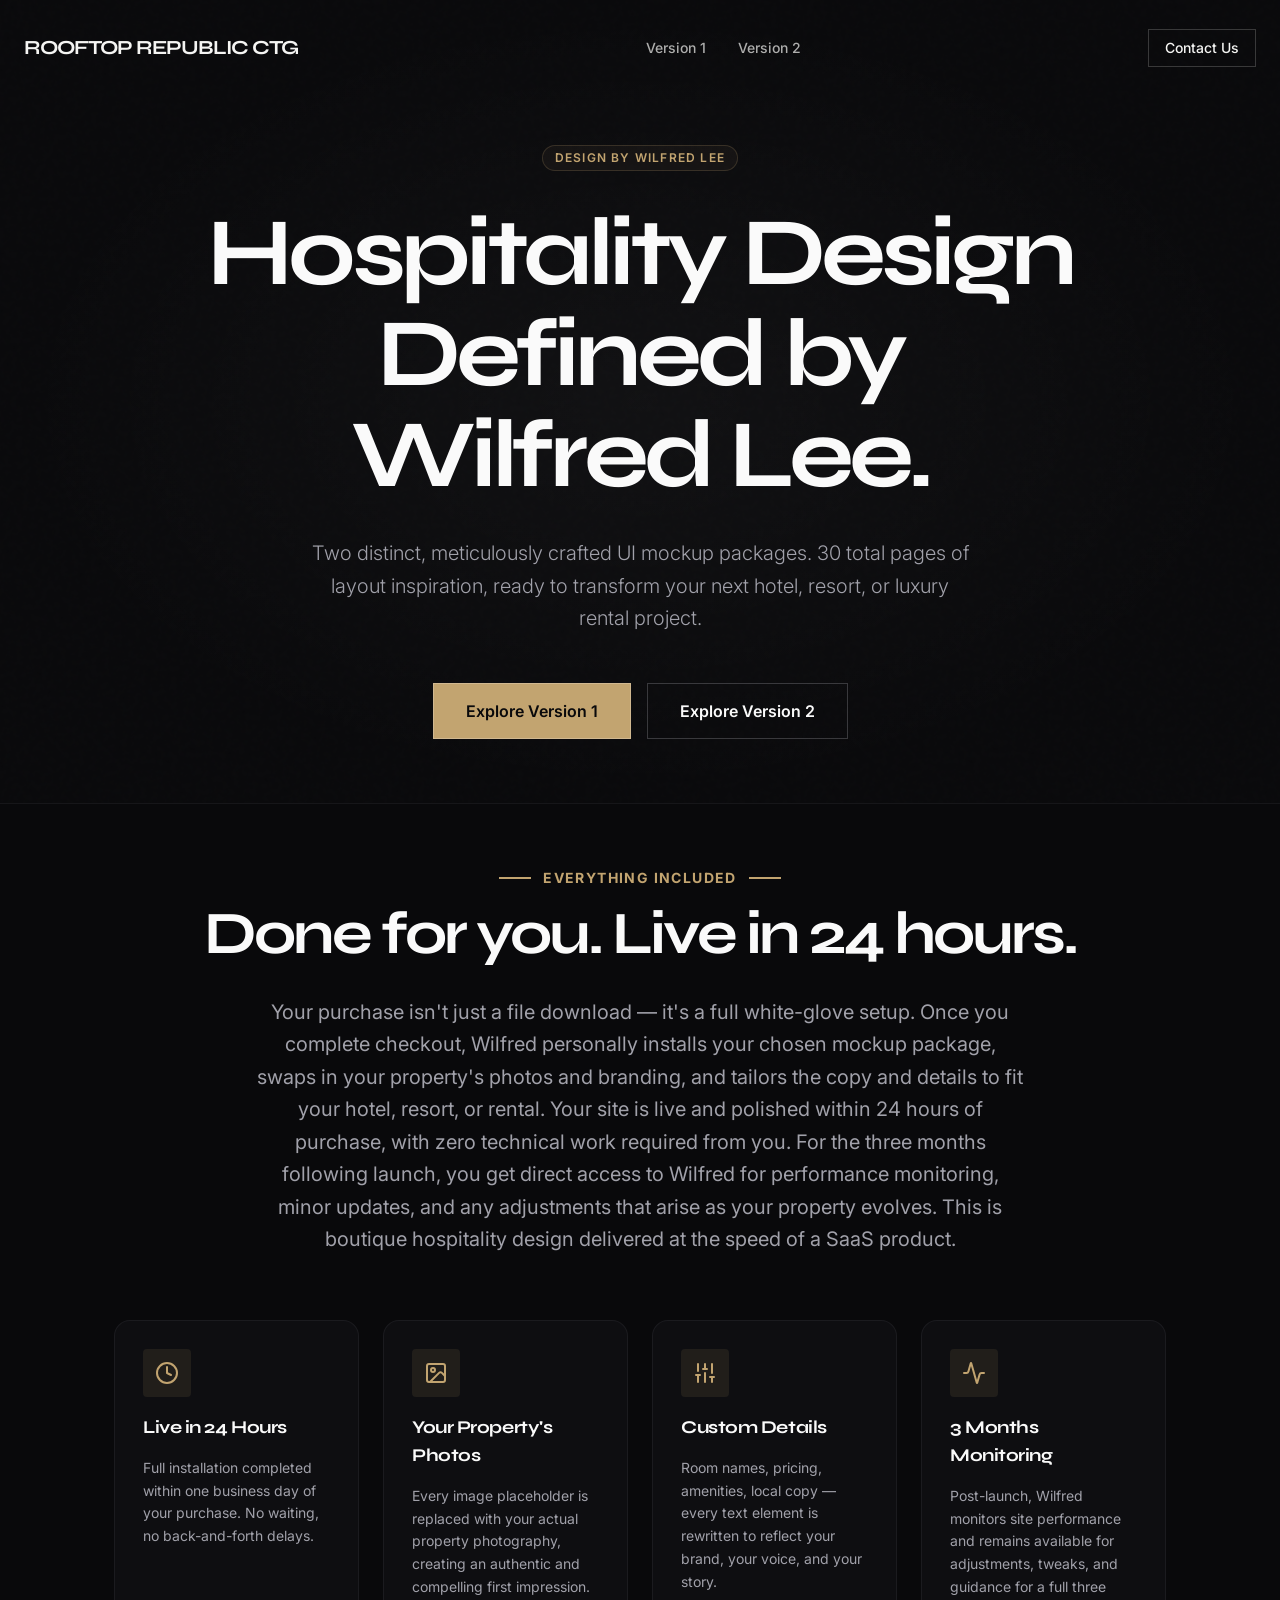
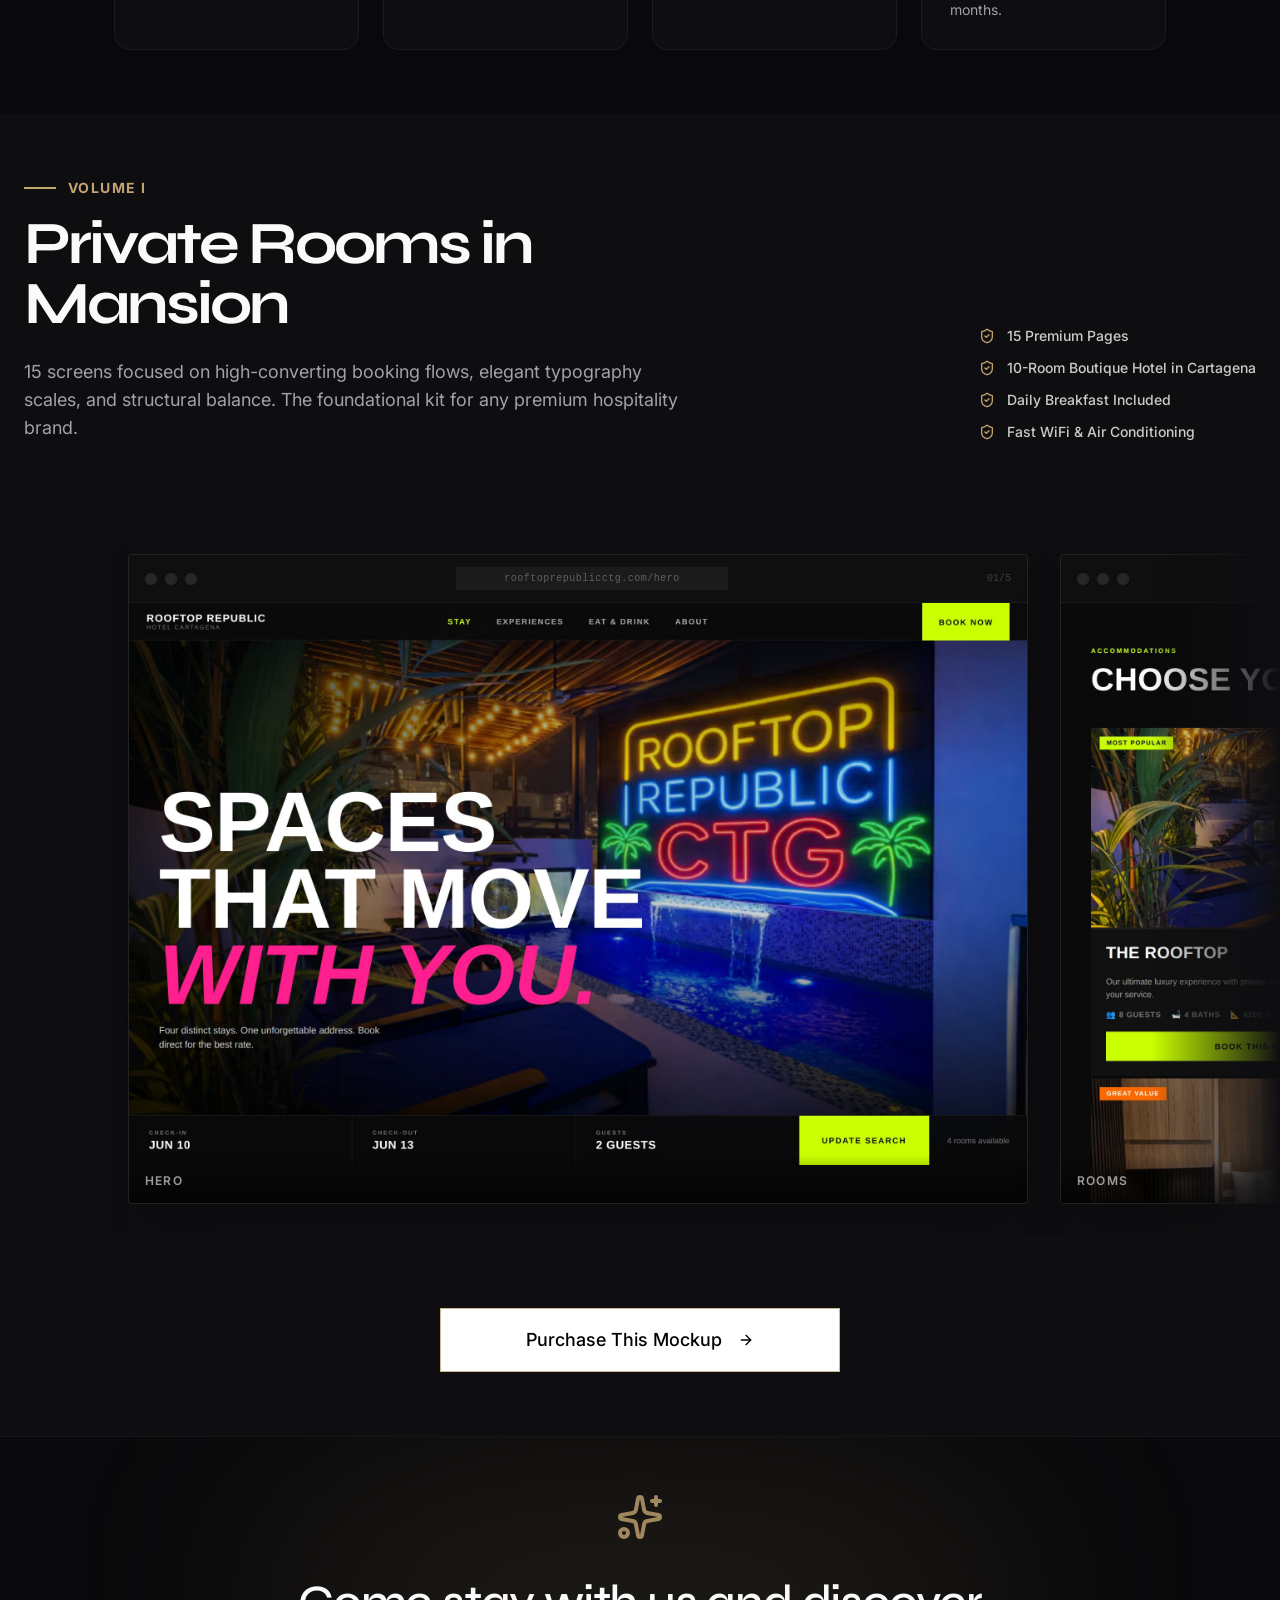
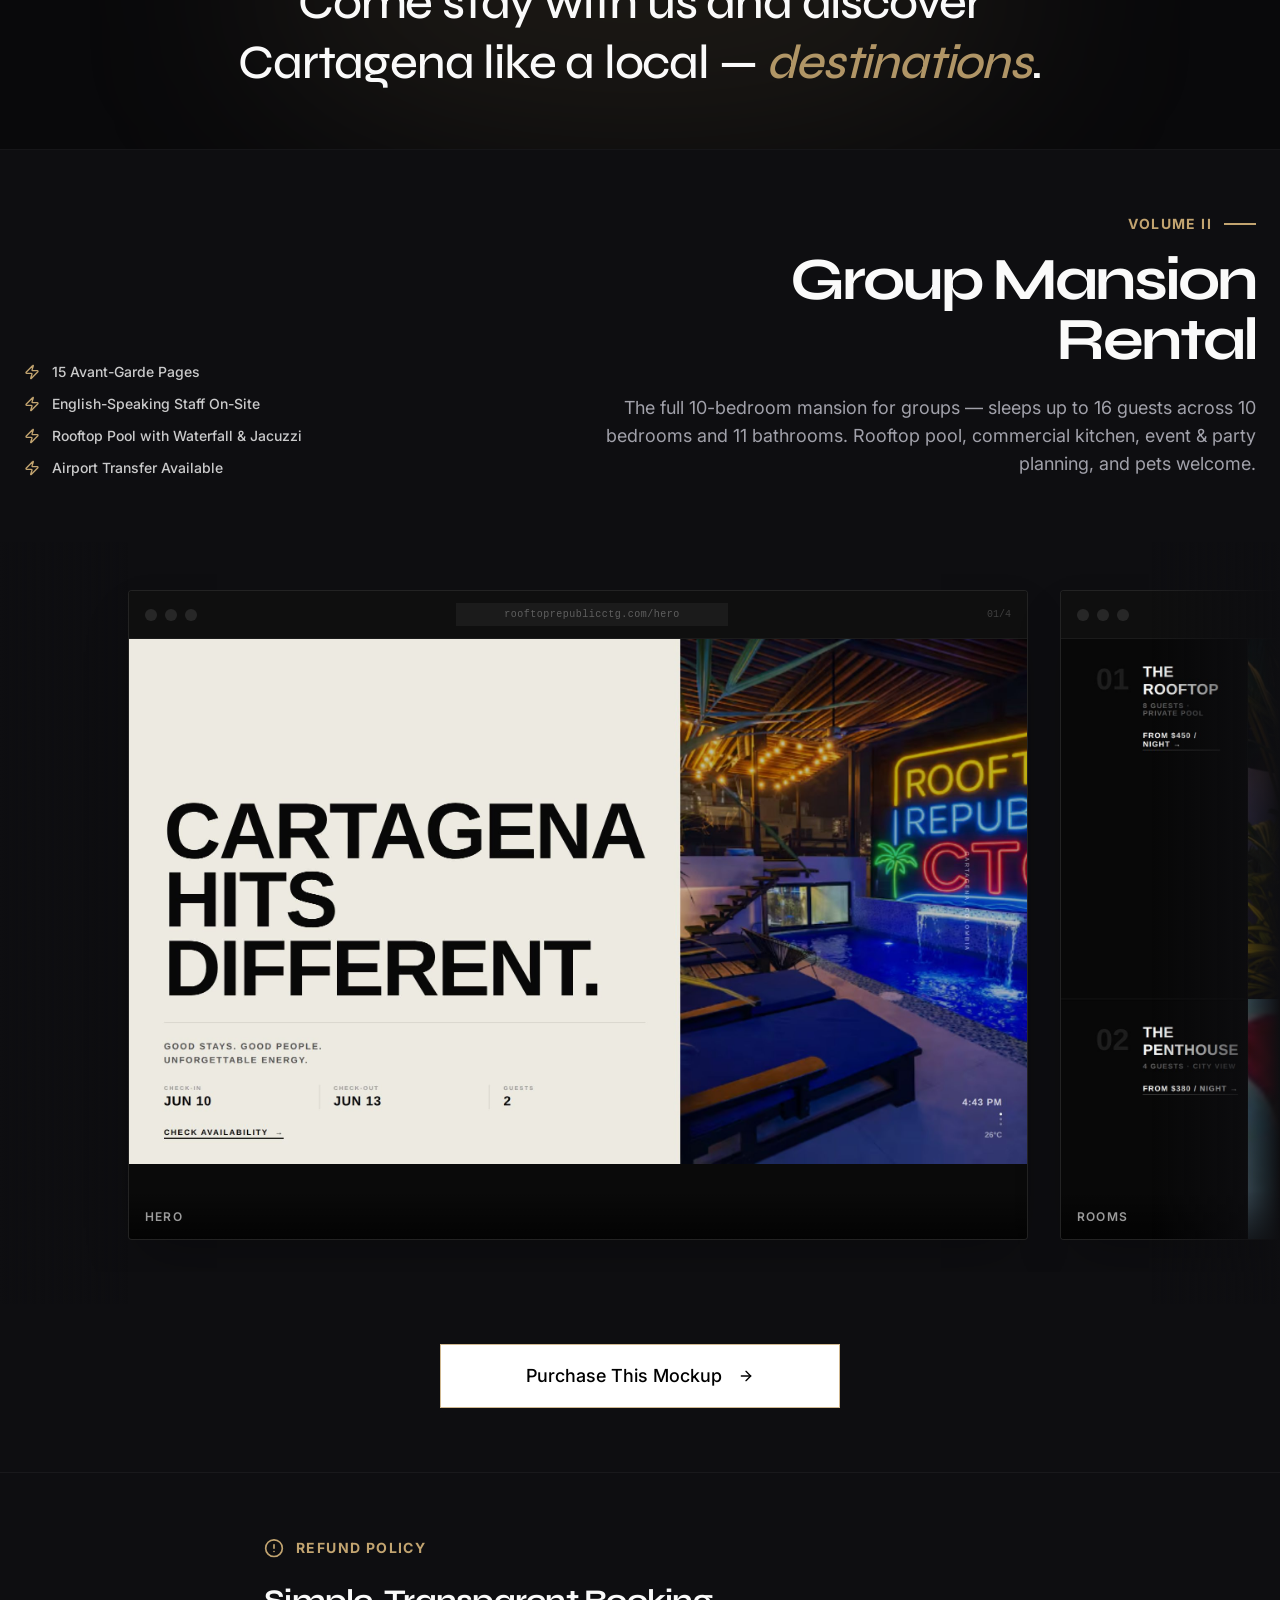
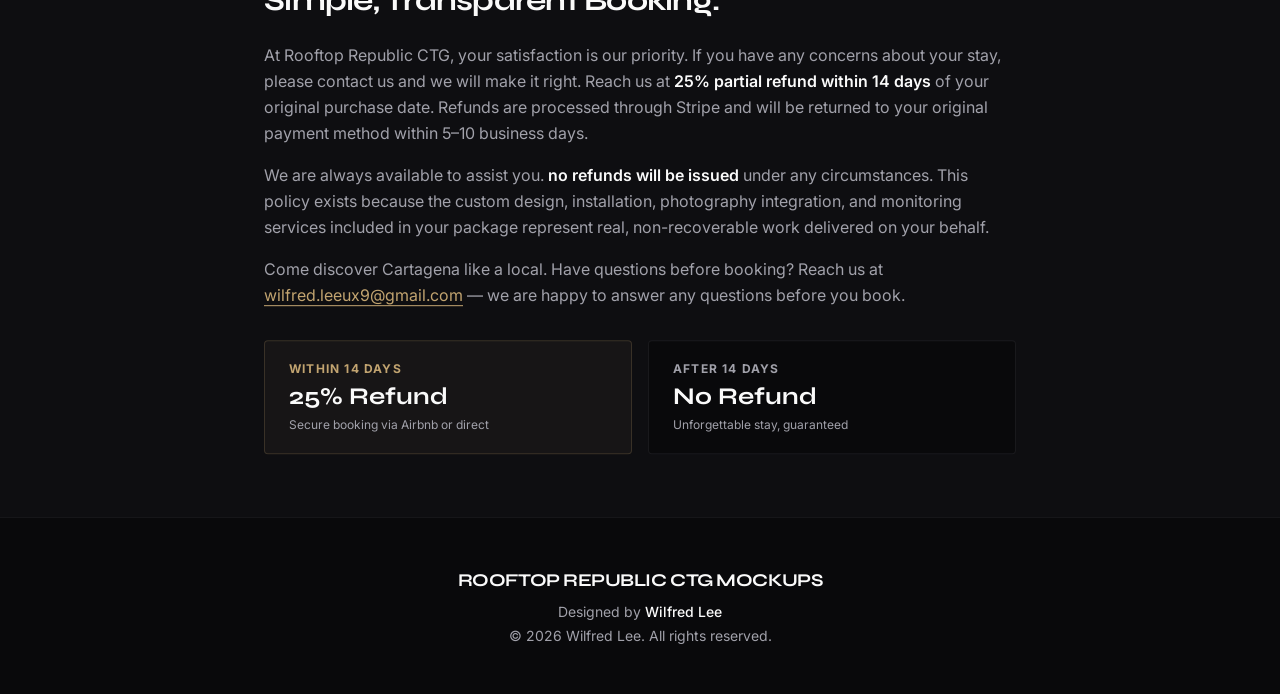
<file: index.html>
<!DOCTYPE html>
<html lang="en">
  <head>
    <meta charset="UTF-8" />
    <meta name="viewport" content="width=device-width, initial-scale=1.0, maximum-scale=1" />
    <title>Rooftop Republic CTG | Your Vacation Destination in Cartagena</title>
    <link rel="icon" type="image/svg+xml" href="/favicon.svg" />
    <link rel="preconnect" href="https://fonts.googleapis.com">
    <link rel="preconnect" href="https://fonts.gstatic.com" crossorigin>
    <link href="https://fonts.googleapis.com/css2?family=Inter:wght@400;500;600;700&display=swap" rel="stylesheet">
    <script type="module" crossorigin src="/assets/index-bdr9bnz2.js"></script>
    <link rel="stylesheet" crossorigin href="/assets/index-bojs4xig.css">
  </head>
  <body>
    <div id="root"></div>
  </body>
</html>
</file>
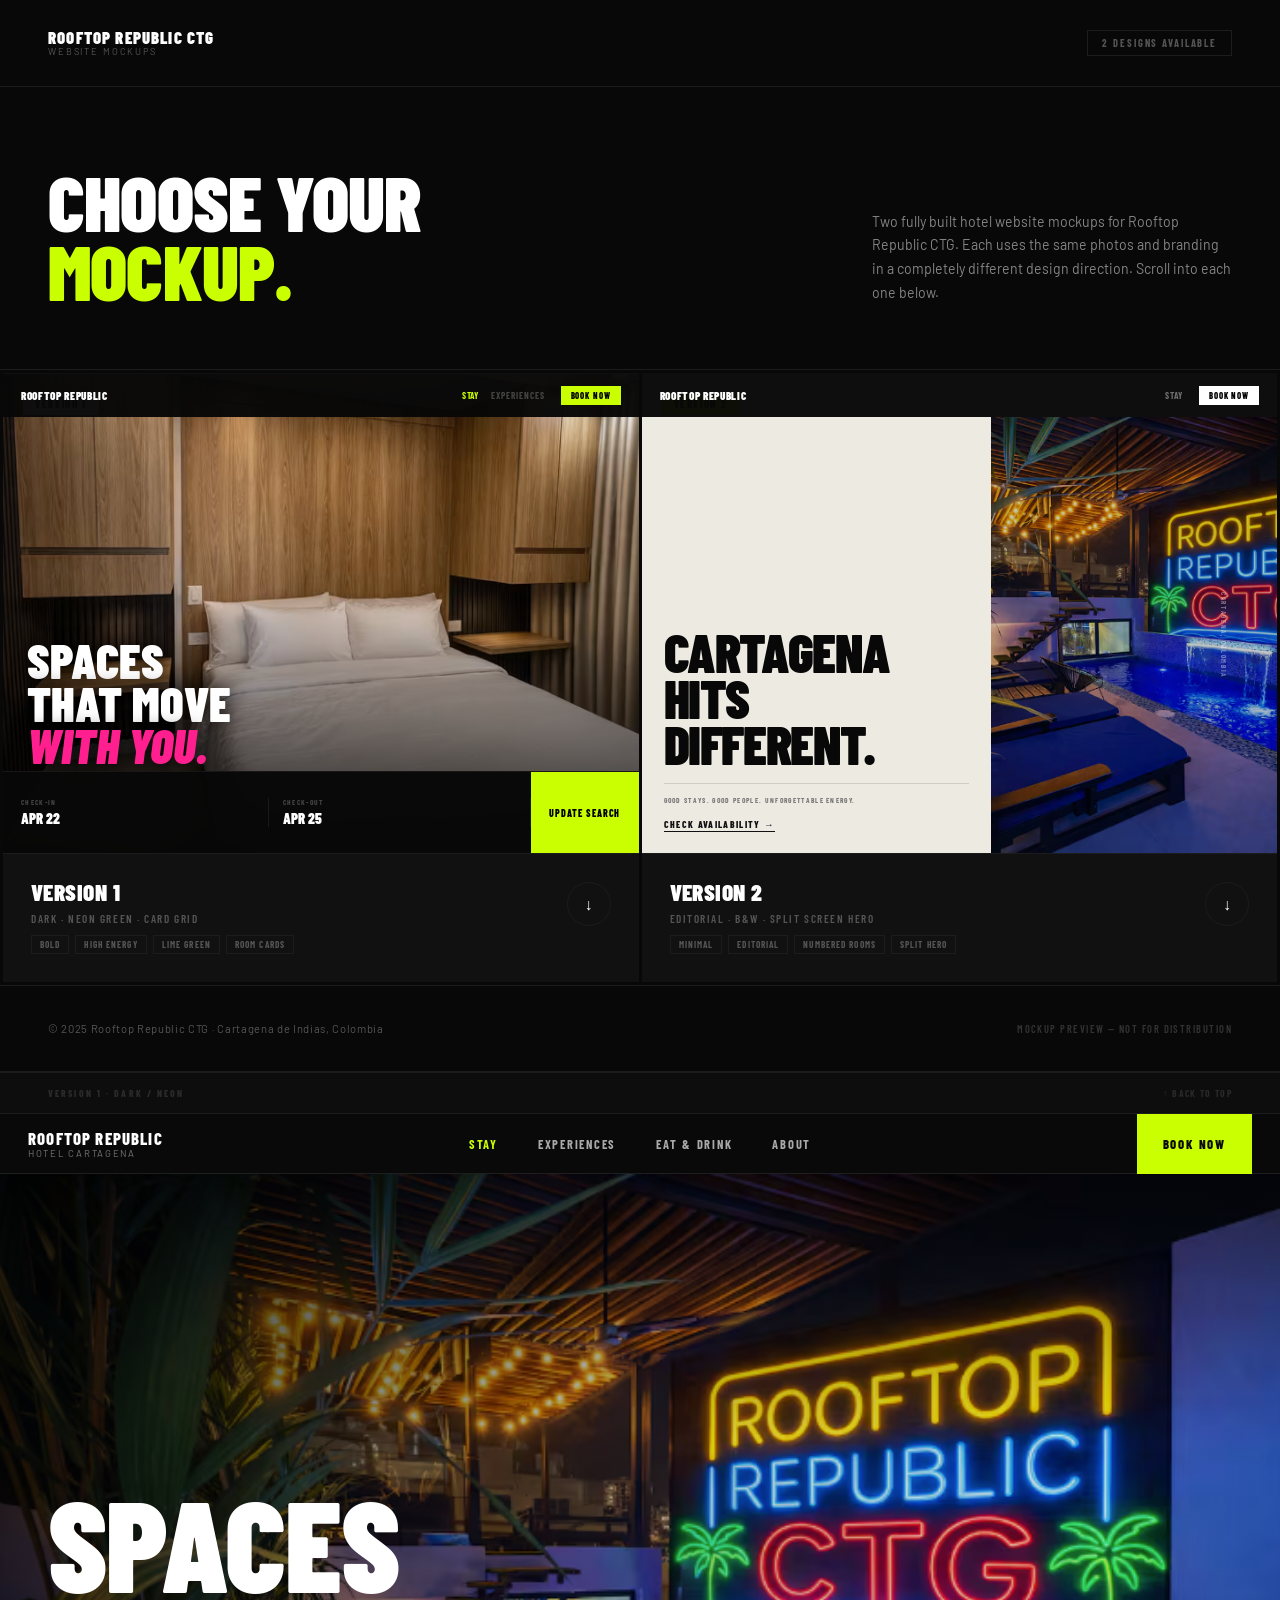
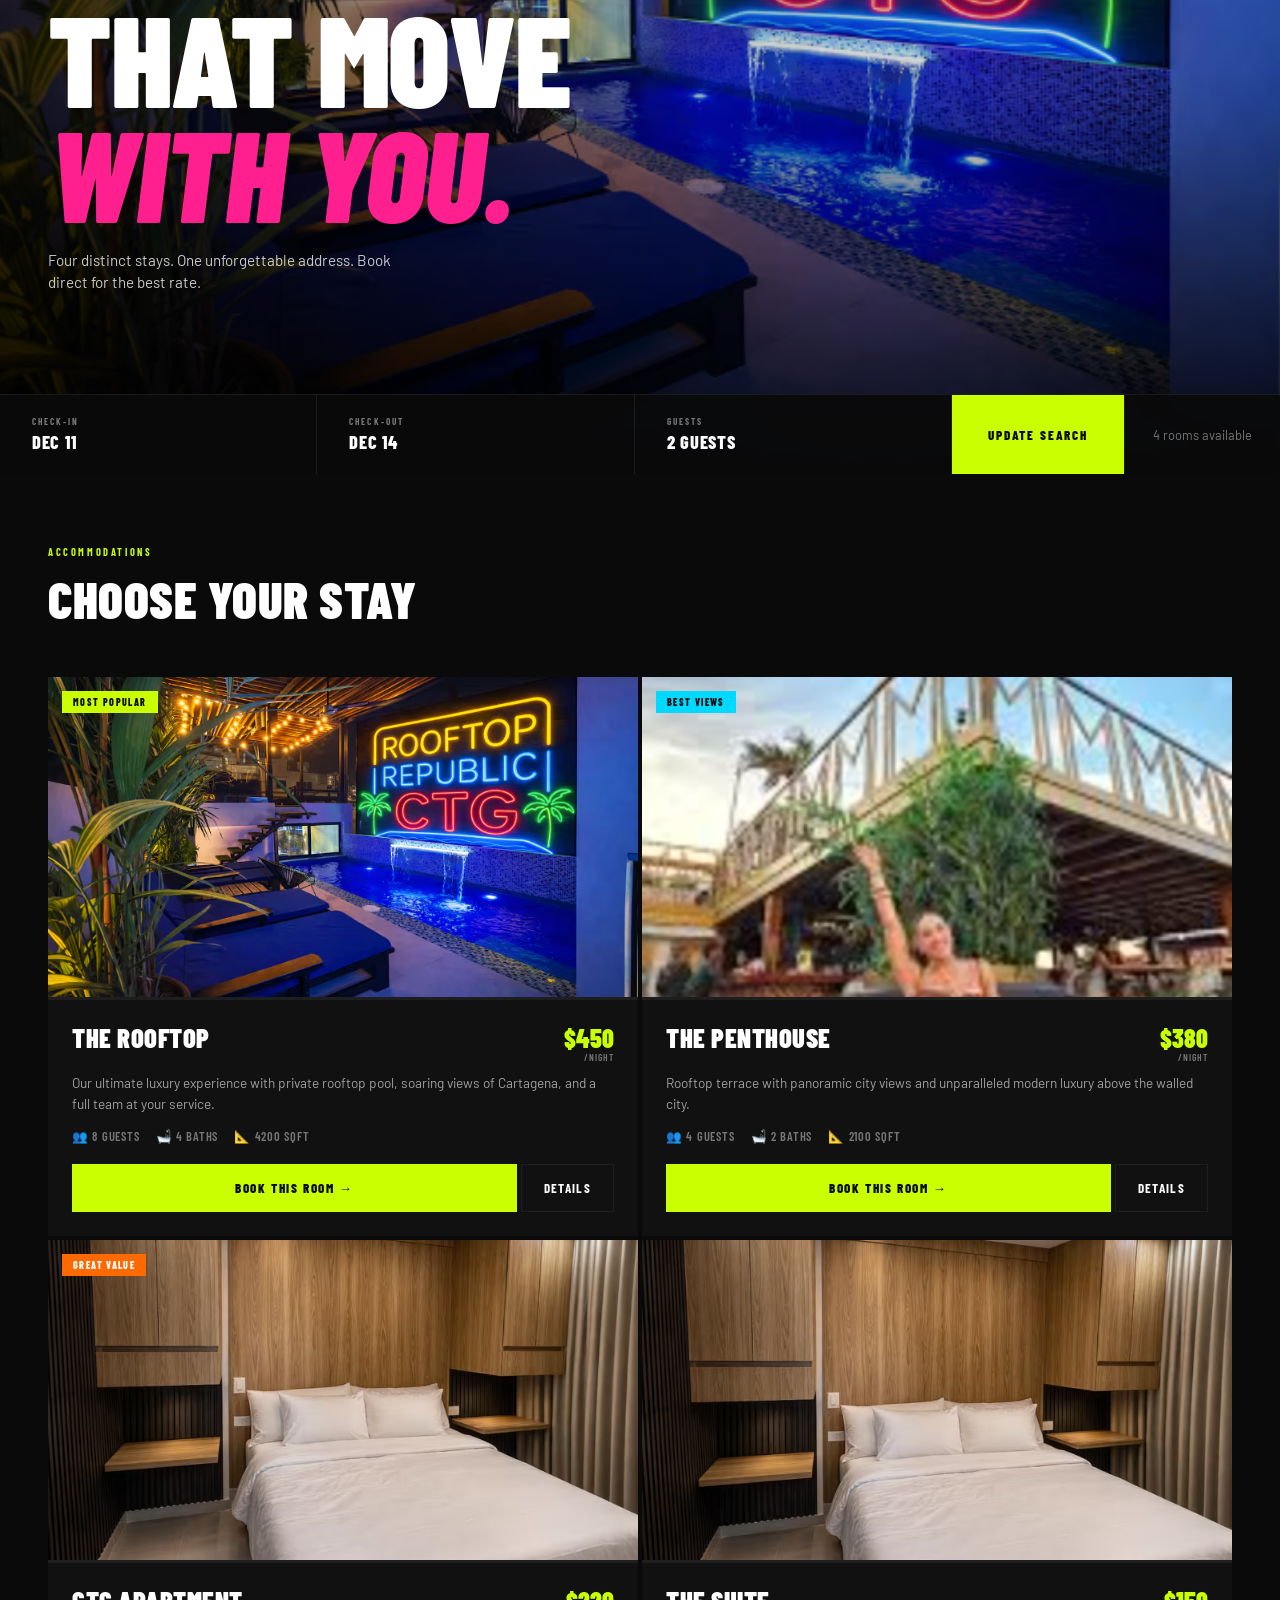
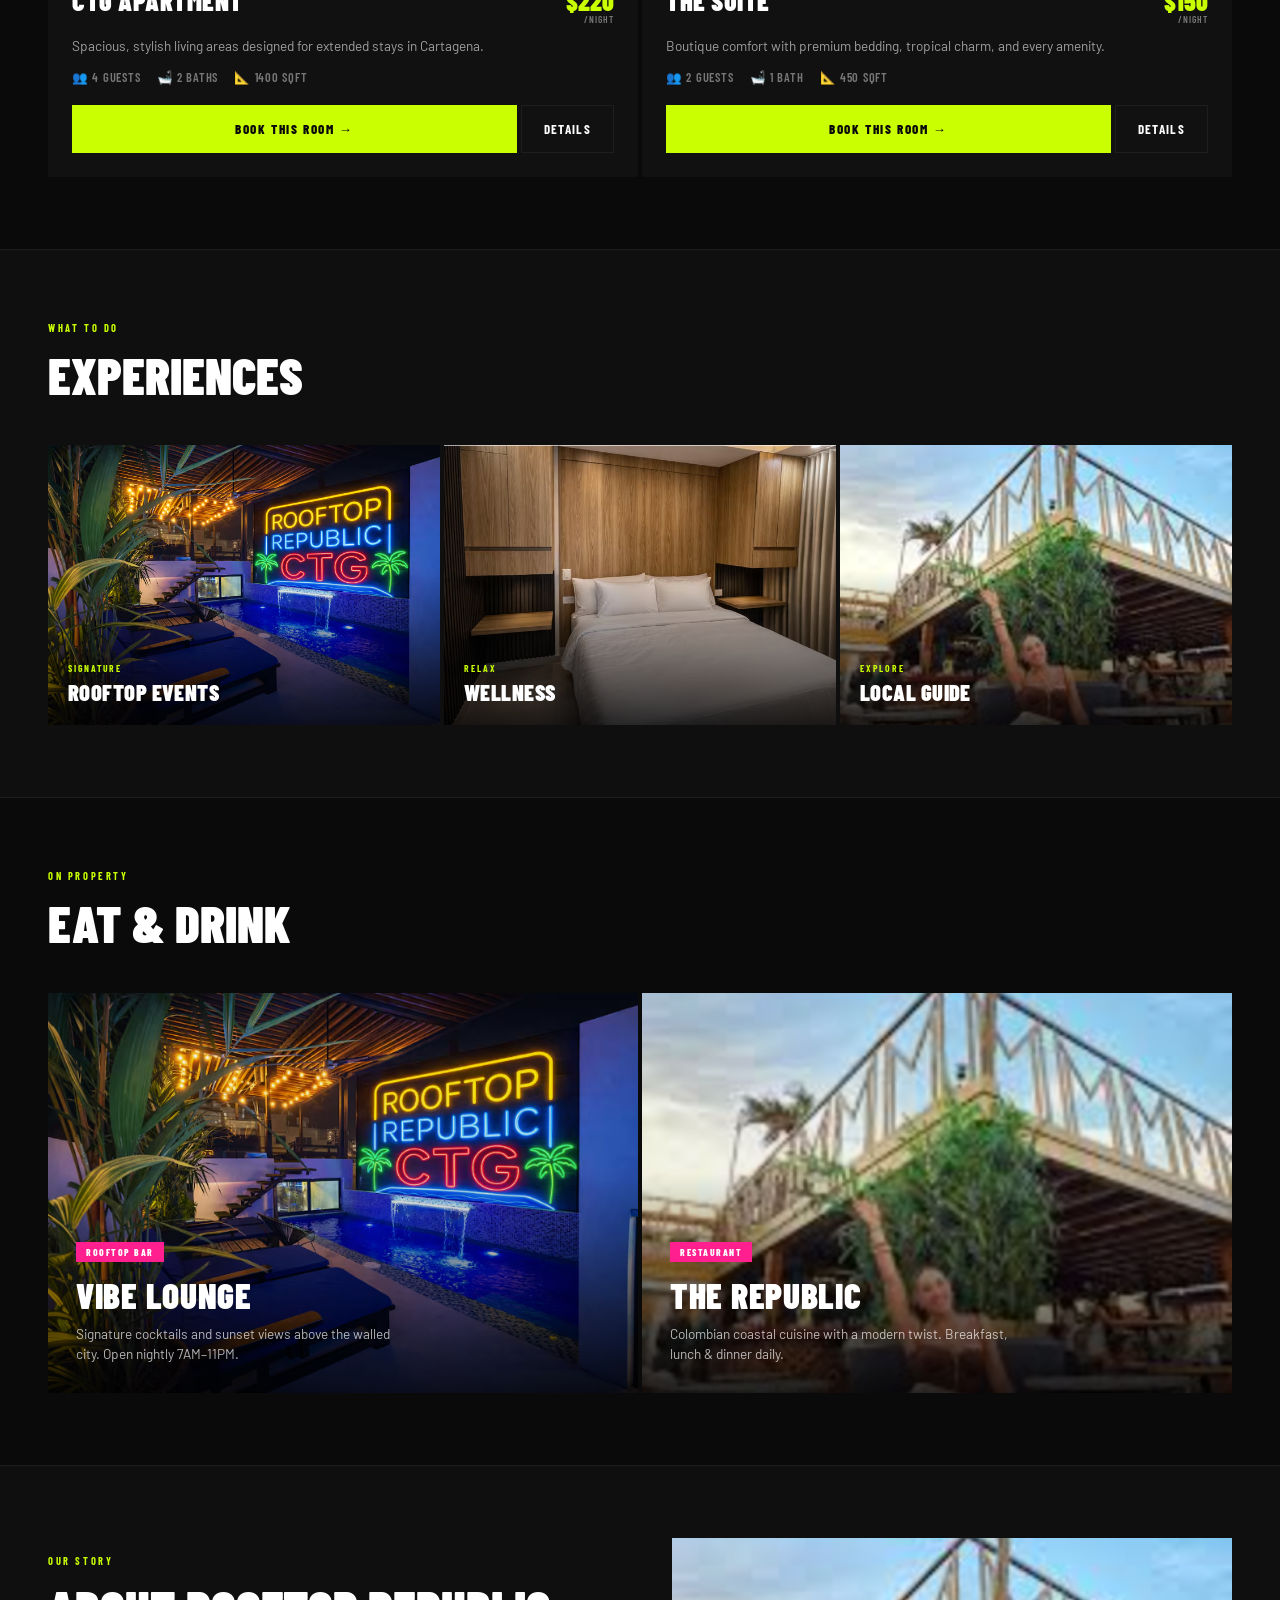
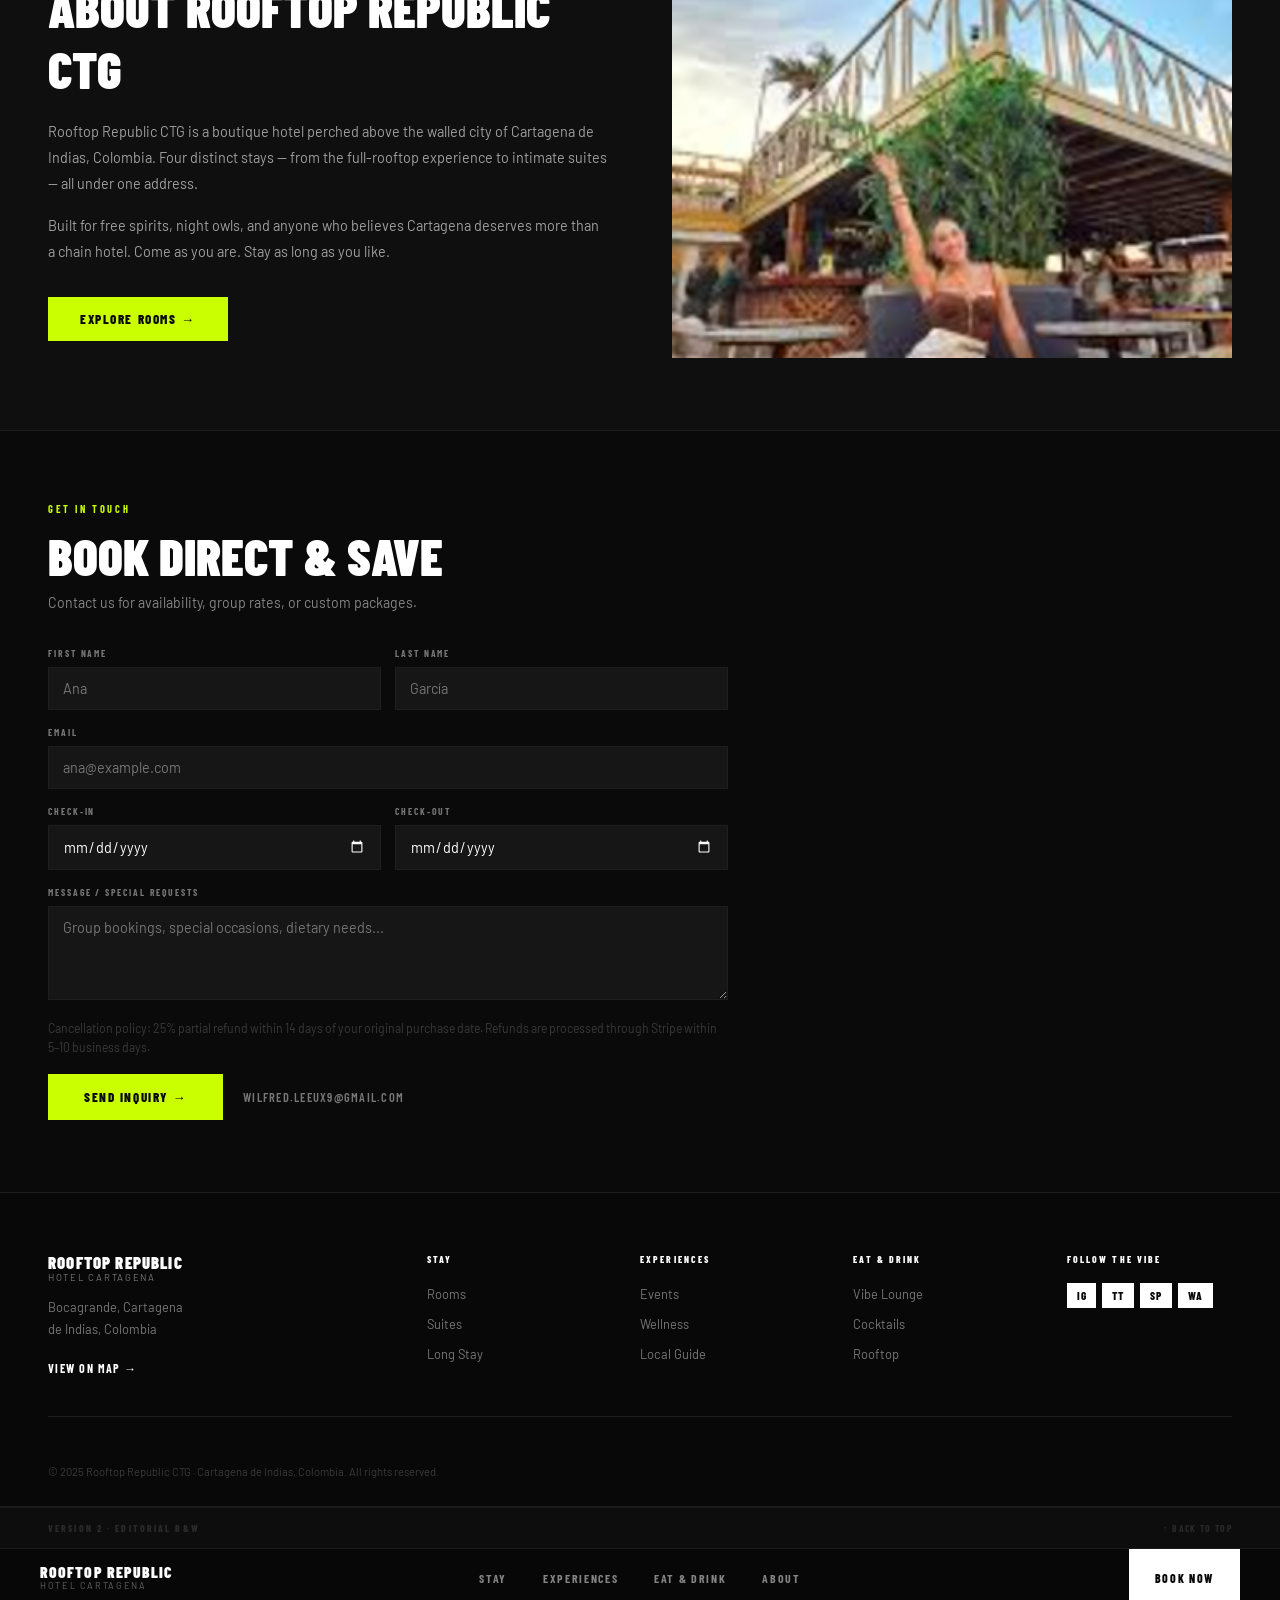
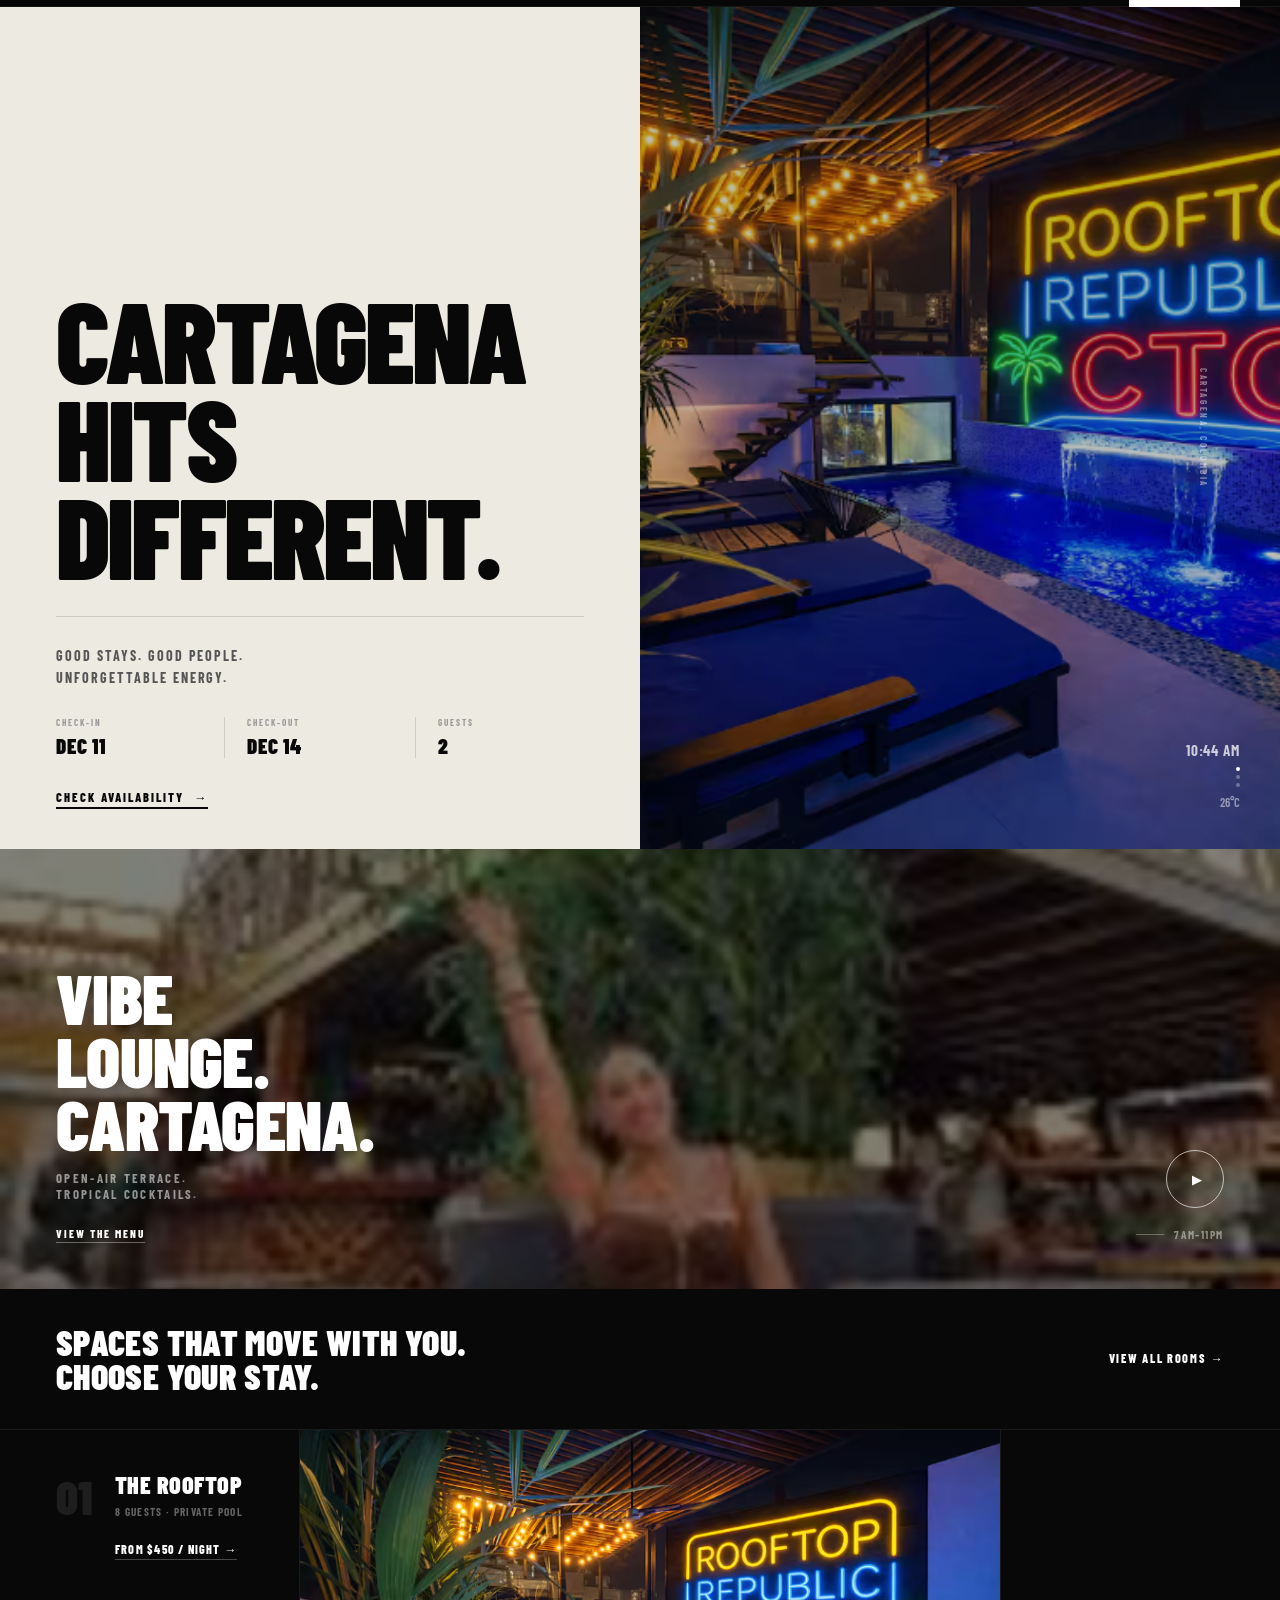
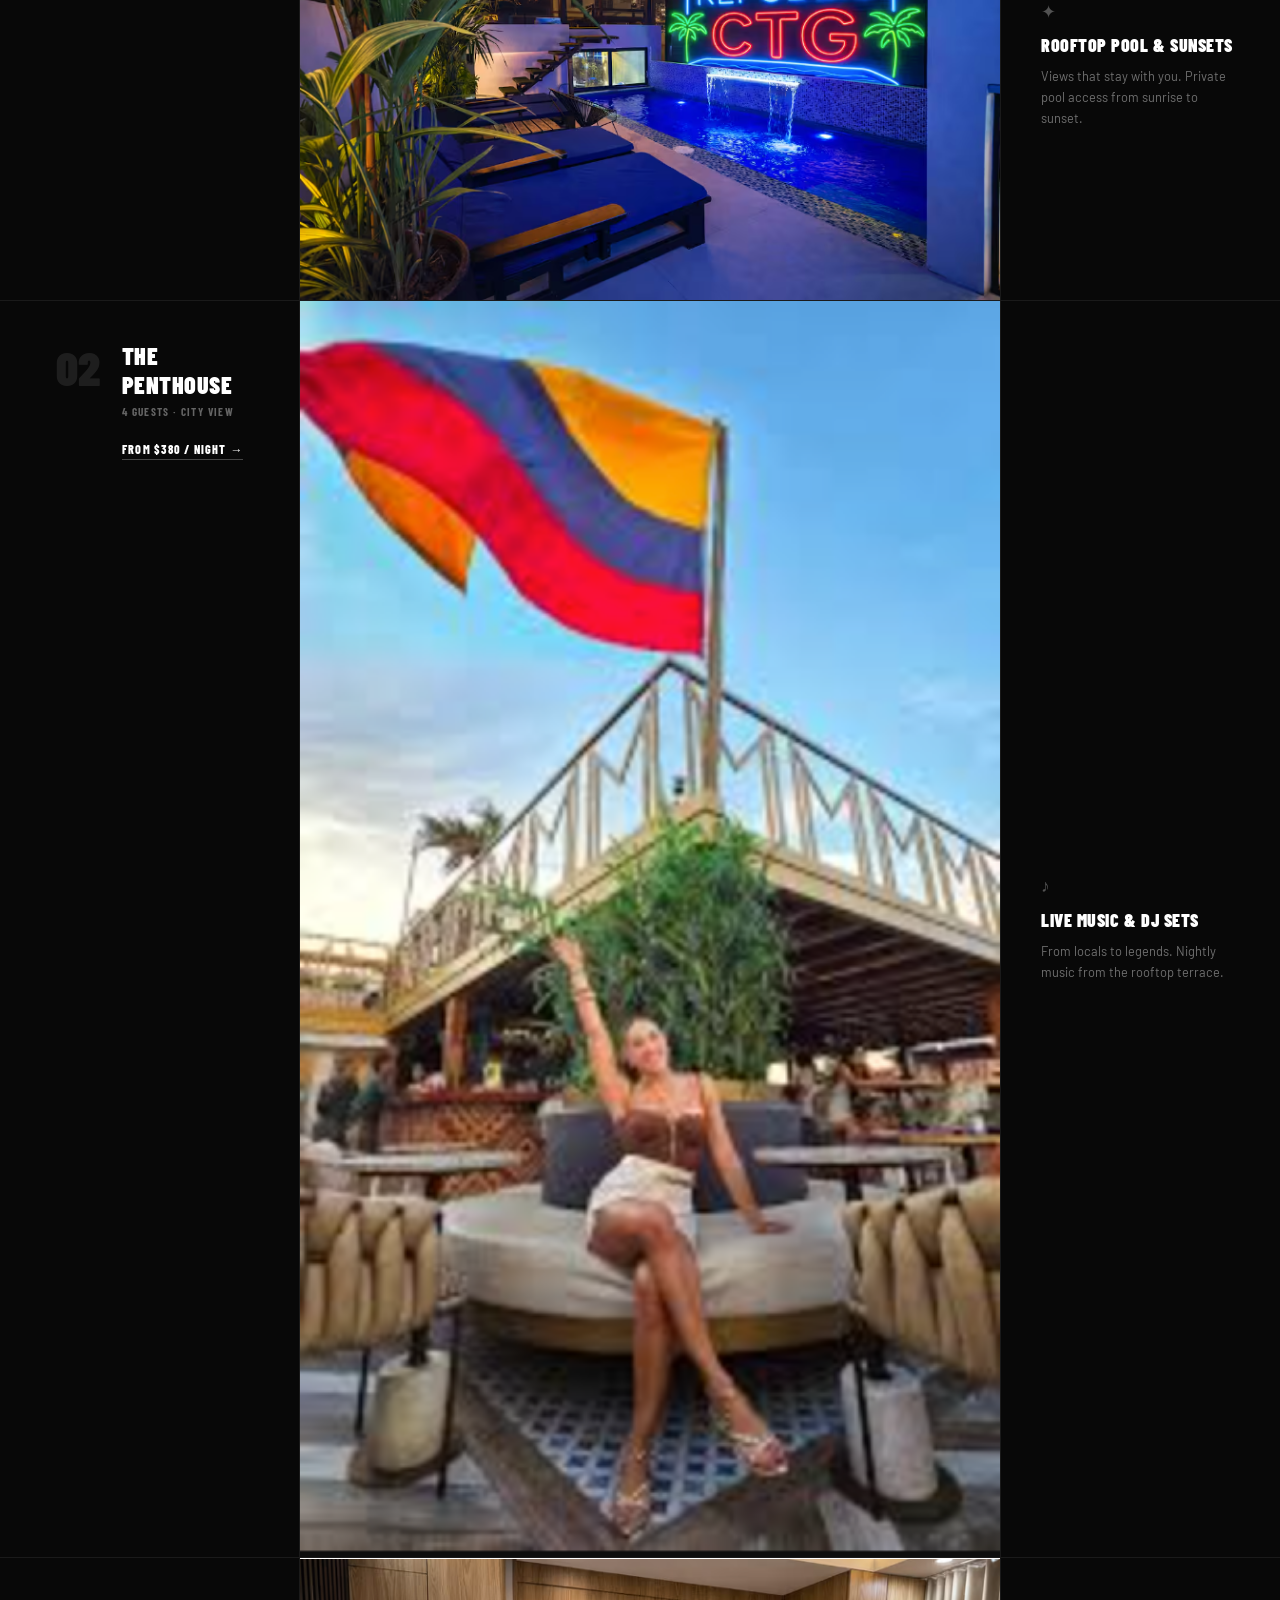
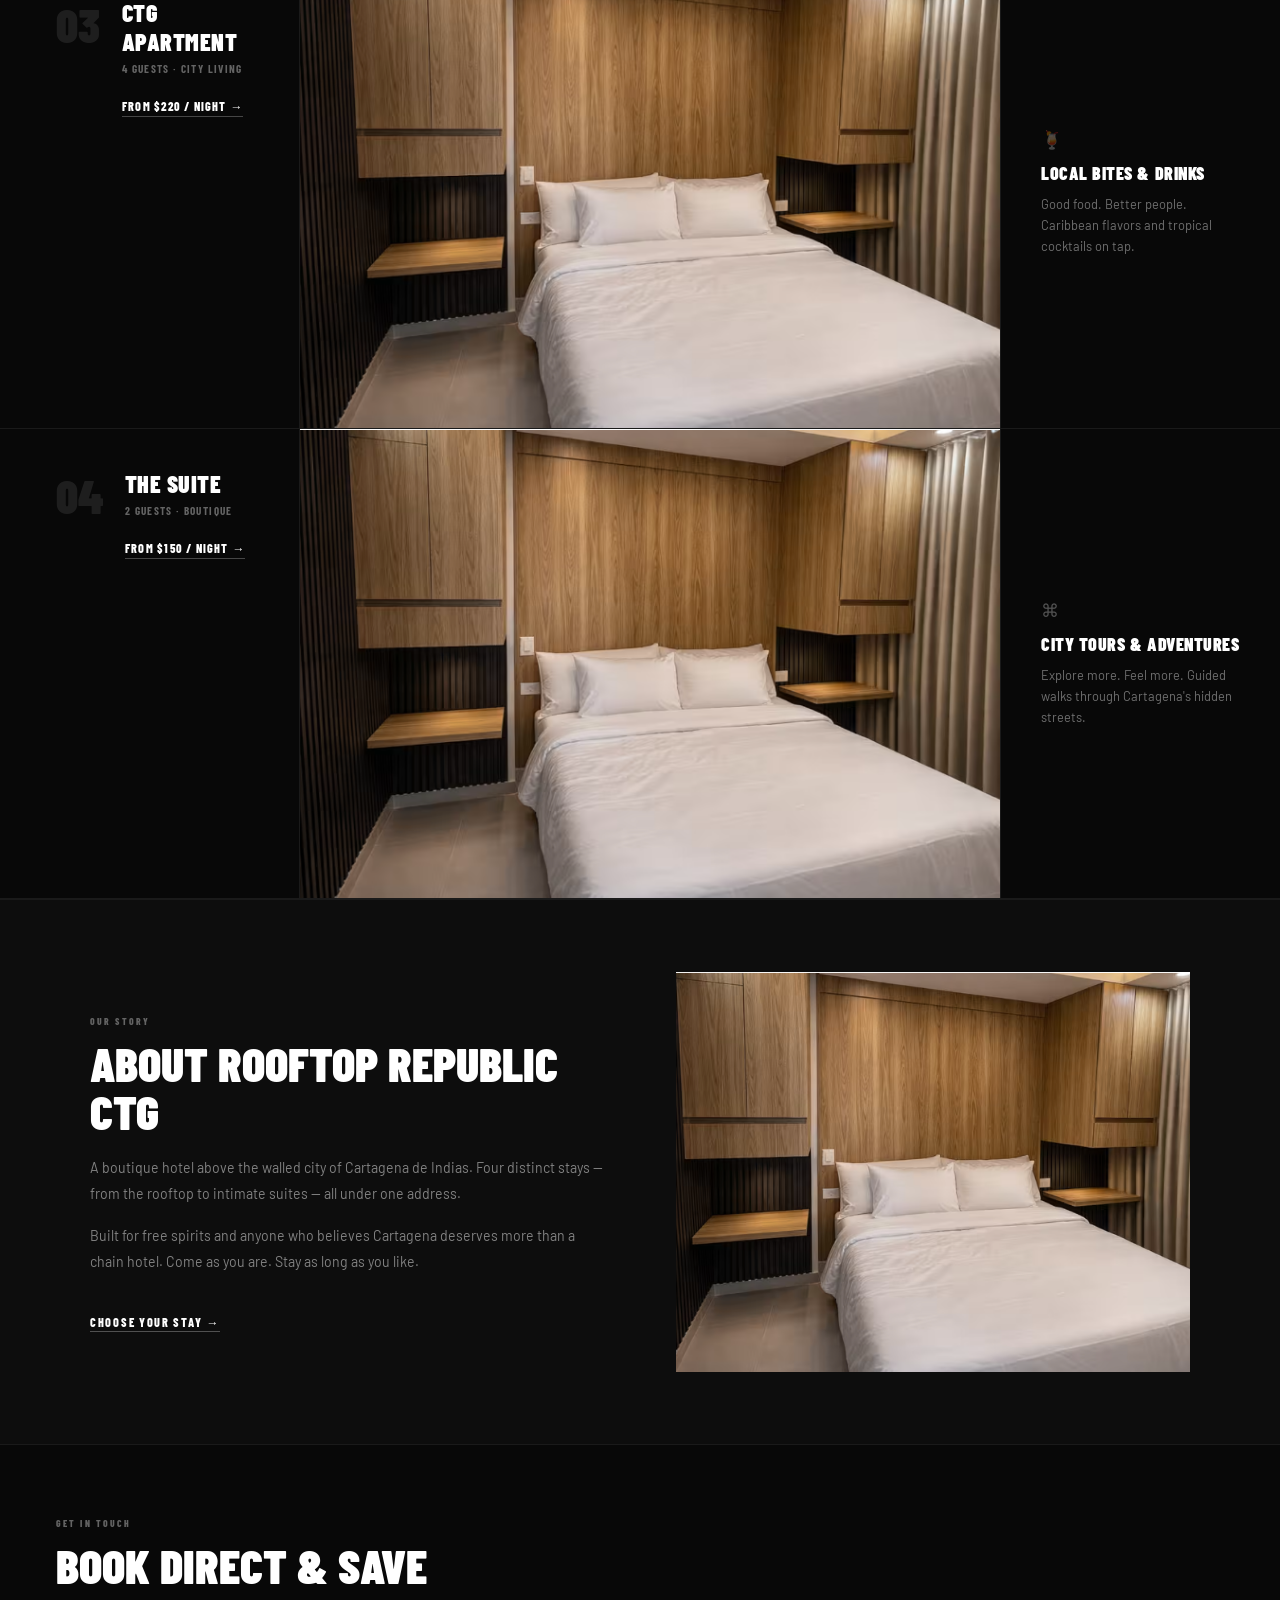
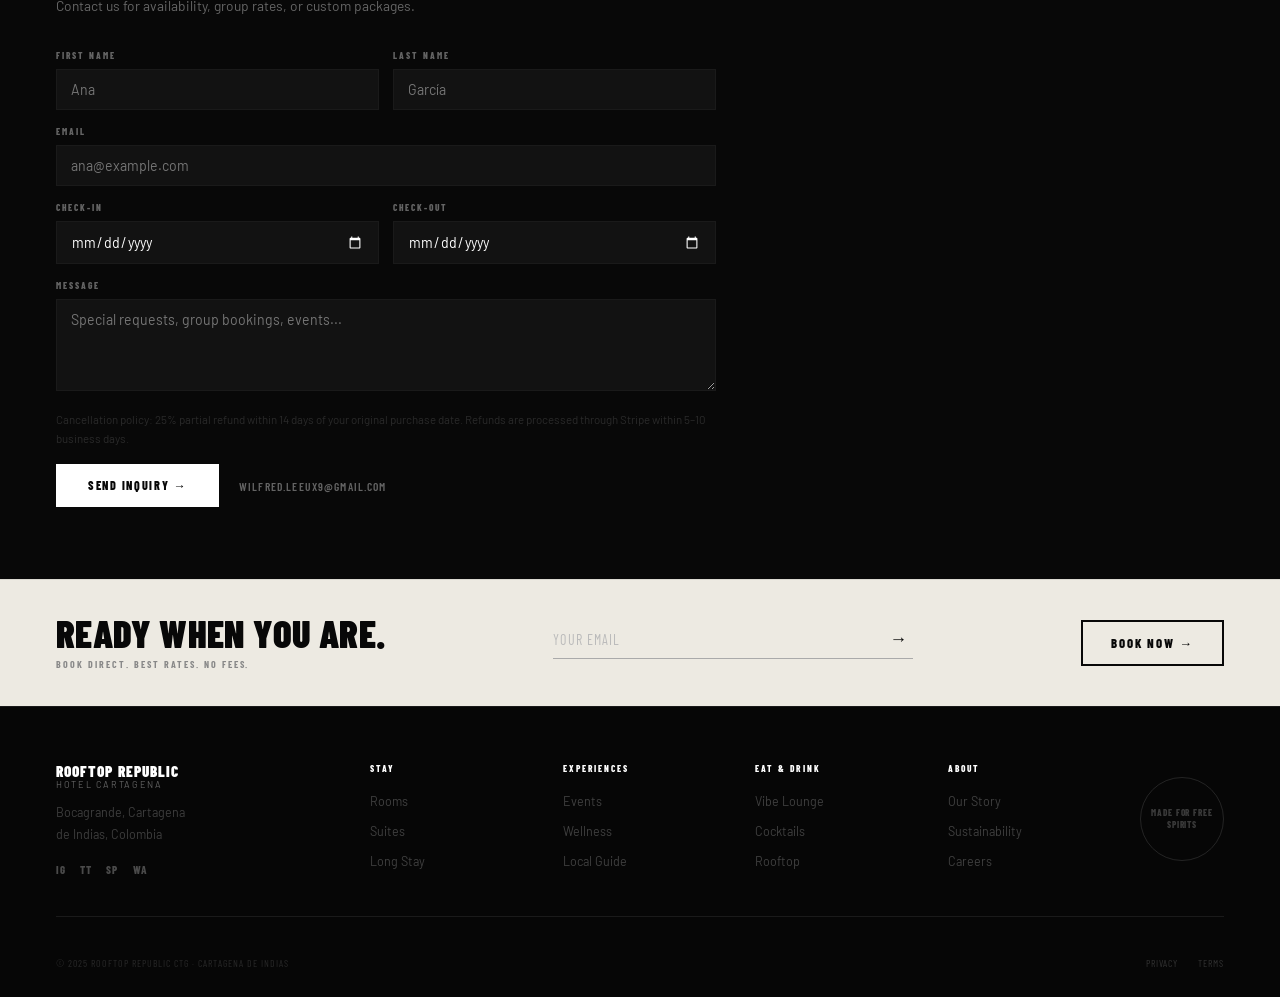
<file: home.html>
<!DOCTYPE html>
<html lang="en">
<head>
  <meta charset="UTF-8" />
  <meta name="viewport" content="width=device-width, initial-scale=1.0" />
  <title>Rooftop Republic CTG Mockups</title>
  <link rel="preconnect" href="https://fonts.googleapis.com">
  <link rel="preconnect" href="https://fonts.gstatic.com" crossorigin>
  <link href="https://fonts.googleapis.com/css2?family=Barlow+Condensed:ital,wght@0,400;0,600;0,700;0,800;0,900;1,700&family=Barlow:wght@300;400;500;600&display=swap" rel="stylesheet">
  <style>
    *, *::before, *::after { box-sizing: border-box; margin: 0; padding: 0; }
    html { scroll-behavior: smooth; }
    body { font-family: 'Barlow', sans-serif; background: #080808; color: #fff; }

    /* ── HOME INTRO ── */
    .home-header {
      display: flex; align-items: center; justify-content: space-between;
      padding: 28px 48px; border-bottom: 1px solid #1C1C1C;
    }
    .logo { display: flex; flex-direction: column; line-height: 1.15; }
    .logo-main {
      font-family: 'Barlow Condensed', sans-serif; font-size: 1.05rem; font-weight: 900;
      letter-spacing: .07em; text-transform: uppercase; color: #fff;
    }
    .logo-sub { font-size: .58rem; letter-spacing: .2em; text-transform: uppercase; color: #555; }
    .header-tag {
      font-family: 'Barlow Condensed', sans-serif; font-size: .65rem; font-weight: 700;
      letter-spacing: .18em; text-transform: uppercase; color: #555; border: 1px solid #1C1C1C; padding: 6px 14px;
    }
    .hero-bar {
      padding: 80px 48px 64px; border-bottom: 1px solid #1C1C1C;
      display: flex; align-items: flex-end; justify-content: space-between; gap: 40px;
    }
    .hero-bar-title {
      font-family: 'Barlow Condensed', sans-serif; font-size: clamp(3rem,6vw,5.5rem);
      font-weight: 900; text-transform: uppercase; letter-spacing: -.01em; line-height: .9;
    }
    .hero-bar-title span { color: #C9FF00; }
    .hero-bar-desc { max-width: 360px; font-size: .88rem; color: rgba(255,255,255,.5); line-height: 1.7; flex-shrink: 0; }
    .mockup-grid { display: grid; grid-template-columns: 1fr 1fr; gap: 3px; padding: 3px; }
    .mockup-card {
      position: relative; background: #111; overflow: hidden; cursor: pointer;
      text-decoration: none; color: inherit; display: block;
    }
    .mockup-preview { position: relative; height: 480px; overflow: hidden; }
    .mockup-preview img { width: 100%; height: 100%; object-fit: cover; display: block; transition: transform .65s ease; }
    .mockup-card:hover .mockup-preview img { transform: scale(1.04); }
    .mockup-screen-overlay {
      position: absolute; inset: 0;
      background: linear-gradient(to top, rgba(0,0,0,.88) 0%, rgba(0,0,0,.1) 50%, transparent 100%);
    }
    .version-badge {
      position: absolute; top: 20px; left: 20px;
      font-family: 'Barlow Condensed', sans-serif; font-size: .65rem; font-weight: 800;
      letter-spacing: .16em; text-transform: uppercase; padding: 5px 12px;
    }
    .badge-v1 { background: #EDE9E1; color: #080808; }
    .badge-v2 { background: #C9FF00; color: #080808; }
    .mockup-info {
      padding: 24px 28px 28px; border-top: 1px solid #1C1C1C;
      display: flex; align-items: flex-start; justify-content: space-between; gap: 16px;
    }
    .mockup-name {
      font-family: 'Barlow Condensed', sans-serif; font-size: 1.45rem; font-weight: 900;
      text-transform: uppercase; letter-spacing: .02em; margin-bottom: 6px;
    }
    .mockup-style {
      font-family: 'Barlow Condensed', sans-serif; font-size: .7rem; font-weight: 600;
      letter-spacing: .14em; text-transform: uppercase; color: #555;
    }
    .mockup-arrow {
      flex-shrink: 0; width: 44px; height: 44px; border: 1px solid #1C1C1C; border-radius: 50%;
      display: flex; align-items: center; justify-content: center; font-size: 1rem; color: #fff;
      transition: background .15s, border-color .15s; margin-top: 4px;
    }
    .mockup-card:hover .mockup-arrow { background: #fff; border-color: #fff; color: #080808; }
    .style-tags { display: flex; gap: 6px; margin-top: 10px; flex-wrap: wrap; }
    .style-tag {
      font-family: 'Barlow Condensed', sans-serif; font-size: .58rem; font-weight: 700;
      letter-spacing: .12em; text-transform: uppercase; color: #555; border: 1px solid #1C1C1C; padding: 3px 8px;
    }
    .home-footer {
      padding: 36px 48px; border-top: 1px solid #1C1C1C;
      display: flex; align-items: center; justify-content: space-between; flex-wrap: wrap; gap: 16px;
    }
    .home-footer-copy { font-size: .7rem; color: #555; letter-spacing: .06em; }
    .home-footer-note {
      font-family: 'Barlow Condensed', sans-serif; font-size: .65rem; font-weight: 600;
      letter-spacing: .14em; text-transform: uppercase; color: #333;
    }

    /* ── VERSION SEPARATOR ── */
    .v-sep {
      padding: 14px 48px; background: #0d0d0d;
      border-top: 2px solid #1C1C1C; border-bottom: 1px solid #1C1C1C;
      display: flex; align-items: center; justify-content: space-between;
    }
    .v-sep-label {
      font-family: 'Barlow Condensed', sans-serif; font-size: .6rem; font-weight: 800;
      letter-spacing: .22em; text-transform: uppercase; color: #2a2a2a;
    }
    .v-sep-back {
      font-family: 'Barlow Condensed', sans-serif; font-size: .6rem; font-weight: 700;
      letter-spacing: .14em; text-transform: uppercase; color: #2a2a2a; text-decoration: none; transition: color .15s;
    }
    .v-sep-back:hover { color: #fff; }

    /* ══════════════════════════════════════
       VERSION 1 — DARK / NEON
    ══════════════════════════════════════ */
    .mockup-v1 {
      --lime: #C9FF00; --pink: #FF1F8E; --black: #0A0A0A; --card: #111111;
      --border: #1E1E1E; --muted: #777777; --white: #FFFFFF;
      background: #0A0A0A; color: #fff; font-family: 'Barlow', sans-serif;
    }
    .mockup-v1 nav {
      position: sticky; top: 0; z-index: 100; height: 60px;
      display: grid; grid-template-columns: 1fr auto 1fr; align-items: center; padding: 0 28px;
      background: rgba(10,10,10,.97); border-bottom: 1px solid #1E1E1E;
    }
    .mockup-v1 .nav-brand { text-decoration: none; line-height: 1.15; }
    .mockup-v1 .nav-brand-main {
      display: block; font-family: 'Barlow Condensed', sans-serif; font-size: 1.05rem; font-weight: 800;
      letter-spacing: .07em; text-transform: uppercase; color: #fff;
    }
    .mockup-v1 .nav-brand-sub { display: block; font-size: .6rem; letter-spacing: .18em; text-transform: uppercase; color: #777; }
    .mockup-v1 .nav-center { display: flex; gap: 0; list-style: none; }
    .mockup-v1 .nav-center a {
      display: flex; align-items: center; height: 60px; padding: 0 20px;
      font-family: 'Barlow Condensed', sans-serif; font-size: .78rem; font-weight: 700;
      letter-spacing: .14em; text-transform: uppercase; text-decoration: none; color: rgba(255,255,255,.65); transition: color .15s;
    }
    .mockup-v1 .nav-center a:hover { color: #fff; }
    .mockup-v1 .nav-center a.active { color: #C9FF00; }
    .mockup-v1 .nav-right { display: flex; justify-content: flex-end; }
    .mockup-v1 .nav-book {
      display: flex; align-items: center; height: 60px; padding: 0 26px;
      font-family: 'Barlow Condensed', sans-serif; font-size: .8rem; font-weight: 800;
      letter-spacing: .14em; text-transform: uppercase; color: #0A0A0A; background: #C9FF00; text-decoration: none; transition: opacity .15s;
    }
    .mockup-v1 .nav-book:hover { opacity: .85; }
    .mockup-v1 #v1-hero { position: relative; height: 100vh; min-height: 620px; overflow: hidden; }
    .mockup-v1 .hero-bg {
      position: absolute; inset: 0; width: 100%; height: 100%; object-fit: cover; object-position: center 35%;
    }
    .mockup-v1 .hero-vignette {
      position: absolute; inset: 0;
      background:
        linear-gradient(to right, rgba(0,0,0,.72) 0%, rgba(0,0,0,.1) 55%, transparent 100%),
        linear-gradient(to top, rgba(0,0,0,.85) 0%, rgba(0,0,0,.1) 45%, transparent 100%),
        linear-gradient(to bottom, rgba(0,0,0,.45) 0%, transparent 30%);
    }
    .mockup-v1 .hero-body {
      position: relative; z-index: 2; height: calc(100% - 132px);
      display: flex; flex-direction: column; justify-content: flex-end; padding: 0 48px 48px;
    }
    .mockup-v1 .hero-headline {
      font-family: 'Barlow Condensed', sans-serif; font-size: clamp(4.5rem,10vw,8.5rem);
      font-weight: 900; line-height: .9; letter-spacing: -.01em; text-transform: uppercase; margin-bottom: 18px;
    }
    .mockup-v1 .hero-headline .accent { color: #FF1F8E; font-style: italic; }
    .mockup-v1 .hero-sub { font-size: .95rem; color: rgba(255,255,255,.78); max-width: 380px; line-height: 1.5; }
    .mockup-v1 .search-bar {
      position: absolute; bottom: 0; left: 0; right: 0; z-index: 3; height: 80px;
      display: flex; align-items: stretch; background: rgba(10,10,10,.92);
      border-top: 1px solid rgba(255,255,255,.07); backdrop-filter: blur(6px);
    }
    .mockup-v1 .sf {
      flex: 1; display: flex; flex-direction: column; justify-content: center; padding: 0 32px;
      border-right: 1px solid rgba(255,255,255,.08); cursor: pointer; transition: background .15s;
    }
    .mockup-v1 .sf:hover { background: rgba(255,255,255,.04); }
    .mockup-v1 .sf-label {
      font-family: 'Barlow Condensed', sans-serif; font-size: .58rem; font-weight: 700;
      letter-spacing: .22em; text-transform: uppercase; color: #777; margin-bottom: 4px;
    }
    .mockup-v1 .sf-val {
      font-family: 'Barlow Condensed', sans-serif; font-size: 1.15rem; font-weight: 800; letter-spacing: .04em; text-transform: uppercase; color: #fff;
    }
    .mockup-v1 .search-update-btn {
      display: flex; align-items: center; padding: 0 36px; background: #C9FF00; border: none;
      font-family: 'Barlow Condensed', sans-serif; font-size: .82rem; font-weight: 800;
      letter-spacing: .14em; text-transform: uppercase; color: #0A0A0A; cursor: pointer; white-space: nowrap; transition: opacity .15s;
    }
    .mockup-v1 .search-update-btn:hover { opacity: .85; }
    .mockup-v1 .search-avail {
      display: flex; align-items: center; padding: 0 28px; font-size: .8rem;
      color: #777; white-space: nowrap; border-left: 1px solid rgba(255,255,255,.07);
    }
    .mockup-v1 #v1-rooms { padding: 72px 48px; }
    .mockup-v1 .rooms-eyebrow {
      font-family: 'Barlow Condensed', sans-serif; font-size: .65rem; font-weight: 700;
      letter-spacing: .25em; text-transform: uppercase; color: #C9FF00; margin-bottom: 10px;
    }
    .mockup-v1 .rooms-title {
      font-family: 'Barlow Condensed', sans-serif; font-size: clamp(2rem,4vw,3.2rem);
      font-weight: 900; text-transform: uppercase; letter-spacing: .01em; margin-bottom: 48px;
    }
    .mockup-v1 .rooms-grid { display: grid; grid-template-columns: 1fr 1fr; gap: 4px; }
    .mockup-v1 .room-card { background: #111111; overflow: hidden; display: flex; flex-direction: column; }
    .mockup-v1 .room-card-photo { position: relative; height: 320px; overflow: hidden; flex-shrink: 0; }
    .mockup-v1 .room-card-photo img { width: 100%; height: 100%; object-fit: cover; display: block; transition: transform .65s ease; }
    .mockup-v1 .room-card:hover .room-card-photo img { transform: scale(1.06); }
    .mockup-v1 .room-badge {
      position: absolute; top: 14px; left: 14px; z-index: 2;
      font-family: 'Barlow Condensed', sans-serif; font-size: .62rem; font-weight: 800;
      letter-spacing: .14em; text-transform: uppercase; padding: 5px 11px; color: #0A0A0A;
    }
    .mockup-v1 .badge-lime { background: #C9FF00; }
    .mockup-v1 .badge-cyan { background: #00D9FF; }
    .mockup-v1 .badge-orange { background: #FF6A00; color: #fff; }
    .mockup-v1 .room-card-body { flex: 1; display: flex; flex-direction: column; padding: 22px 24px 24px; border-top: 3px solid #1E1E1E; }
    .mockup-v1 .room-card-row1 { display: flex; align-items: baseline; justify-content: space-between; margin-bottom: 10px; }
    .mockup-v1 .room-name { font-family: 'Barlow Condensed', sans-serif; font-size: 1.65rem; font-weight: 900; text-transform: uppercase; letter-spacing: .02em; }
    .mockup-v1 .room-price-block { text-align: right; line-height: 1; }
    .mockup-v1 .room-price-num { font-family: 'Barlow Condensed', sans-serif; font-size: 1.6rem; font-weight: 900; color: #C9FF00; }
    .mockup-v1 .room-price-unit { display: block; font-family: 'Barlow Condensed', sans-serif; font-size: .6rem; font-weight: 600; letter-spacing: .1em; text-transform: uppercase; color: #777; margin-top: 2px; }
    .mockup-v1 .room-desc { font-size: .85rem; color: rgba(255,255,255,.6); line-height: 1.55; margin-bottom: 14px; flex: 1; }
    .mockup-v1 .room-specs { display: flex; flex-wrap: wrap; gap: 16px; font-family: 'Barlow Condensed', sans-serif; font-size: .78rem; font-weight: 600; letter-spacing: .06em; text-transform: uppercase; color: #777; margin-bottom: 20px; }
    .mockup-v1 .room-btns { display: grid; grid-template-columns: 1fr auto; gap: 4px; }
    .mockup-v1 .btn-book {
      display: flex; align-items: center; justify-content: center; padding: 15px 12px;
      background: #C9FF00; color: #0A0A0A; font-family: 'Barlow Condensed', sans-serif; font-size: .82rem; font-weight: 800;
      letter-spacing: .12em; text-transform: uppercase; text-decoration: none; border: none; cursor: pointer; transition: opacity .15s;
    }
    .mockup-v1 .btn-book:hover { opacity: .85; }
    .mockup-v1 .btn-details {
      display: flex; align-items: center; justify-content: center; padding: 15px 22px;
      background: transparent; color: #fff; font-family: 'Barlow Condensed', sans-serif; font-size: .82rem; font-weight: 700;
      letter-spacing: .1em; text-transform: uppercase; text-decoration: none; border: 1px solid #1E1E1E; cursor: pointer; transition: border-color .15s;
    }
    .mockup-v1 .btn-details:hover { border-color: rgba(255,255,255,.4); }
    .mockup-v1 #v1-experiences { background: #0f0f0f; padding: 72px 48px; border-top: 1px solid #1E1E1E; }
    .mockup-v1 .section-eyebrow { font-family: 'Barlow Condensed', sans-serif; font-size: .65rem; font-weight: 700; letter-spacing: .25em; text-transform: uppercase; color: #C9FF00; margin-bottom: 10px; }
    .mockup-v1 .section-title { font-family: 'Barlow Condensed', sans-serif; font-size: clamp(2rem,4vw,3.2rem); font-weight: 900; text-transform: uppercase; margin-bottom: 40px; }
    .mockup-v1 .exp-grid { display: grid; grid-template-columns: repeat(3,1fr); gap: 4px; }
    .mockup-v1 .exp-card { position: relative; overflow: hidden; cursor: pointer; }
    .mockup-v1 .exp-card img { width: 100%; height: 280px; object-fit: cover; display: block; transition: transform .55s ease; }
    .mockup-v1 .exp-card:hover img { transform: scale(1.06); }
    .mockup-v1 .exp-overlay { position: absolute; inset: 0; background: linear-gradient(to top, rgba(0,0,0,.8) 0%, transparent 55%); display: flex; flex-direction: column; justify-content: flex-end; padding: 20px; }
    .mockup-v1 .exp-label { font-family: 'Barlow Condensed', sans-serif; font-size: .6rem; font-weight: 700; letter-spacing: .2em; text-transform: uppercase; color: #C9FF00; margin-bottom: 5px; }
    .mockup-v1 .exp-name { font-family: 'Barlow Condensed', sans-serif; font-size: 1.4rem; font-weight: 900; text-transform: uppercase; letter-spacing: .02em; }
    .mockup-v1 #v1-eat-drink { padding: 72px 48px; border-top: 1px solid #1E1E1E; }
    .mockup-v1 .ed-grid { display: grid; grid-template-columns: 1fr 1fr; gap: 4px; }
    .mockup-v1 .ed-card { position: relative; overflow: hidden; }
    .mockup-v1 .ed-card img { width: 100%; height: 400px; object-fit: cover; display: block; transition: transform .55s ease; }
    .mockup-v1 .ed-card:hover img { transform: scale(1.05); }
    .mockup-v1 .ed-overlay { position: absolute; inset: 0; background: linear-gradient(to top, rgba(0,0,0,.82) 0%, rgba(0,0,0,.05) 55%); display: flex; flex-direction: column; justify-content: flex-end; padding: 28px; }
    .mockup-v1 .ed-tag { display: inline-block; background: #FF1F8E; color: #fff; font-family: 'Barlow Condensed', sans-serif; font-size: .6rem; font-weight: 800; letter-spacing: .16em; text-transform: uppercase; padding: 4px 10px; margin-bottom: 12px; width: fit-content; }
    .mockup-v1 .ed-name { font-family: 'Barlow Condensed', sans-serif; font-size: 2.2rem; font-weight: 900; text-transform: uppercase; letter-spacing: .02em; margin-bottom: 8px; }
    .mockup-v1 .ed-desc { font-size: .85rem; color: rgba(255,255,255,.7); max-width: 340px; line-height: 1.5; }
    .mockup-v1 footer { background: #080808; border-top: 1px solid #1E1E1E; padding: 60px 48px 28px; }
    .mockup-v1 .footer-top { display: grid; grid-template-columns: 2fr 1fr 1fr 1fr 1fr; gap: 48px; margin-bottom: 48px; padding-bottom: 40px; border-bottom: 1px solid #1E1E1E; }
    .mockup-v1 .footer-brand-main { font-family: 'Barlow Condensed', sans-serif; font-size: 1.05rem; font-weight: 900; letter-spacing: .07em; text-transform: uppercase; color: #fff; line-height: 1.1; }
    .mockup-v1 .footer-brand-sub { font-size: .6rem; letter-spacing: .18em; text-transform: uppercase; color: #777; margin-bottom: 14px; }
    .mockup-v1 .footer-addr { font-size: .8rem; color: #777; line-height: 1.7; margin-bottom: 16px; }
    .mockup-v1 .footer-map { font-family: 'Barlow Condensed', sans-serif; font-size: .75rem; font-weight: 700; letter-spacing: .12em; text-transform: uppercase; color: #fff; text-decoration: none; display: inline-flex; align-items: center; gap: 6px; transition: color .15s; }
    .mockup-v1 .footer-map:hover { color: #C9FF00; }
    .mockup-v1 .footer-col-title { font-family: 'Barlow Condensed', sans-serif; font-size: .6rem; font-weight: 800; letter-spacing: .22em; text-transform: uppercase; color: #fff; margin-bottom: 18px; }
    .mockup-v1 .footer-links { list-style: none; display: flex; flex-direction: column; gap: 11px; }
    .mockup-v1 .footer-links a { font-size: .8rem; color: #777; text-decoration: none; transition: color .15s; }
    .mockup-v1 .footer-links a:hover { color: #fff; }
    .mockup-v1 .footer-social-row { display: flex; gap: 6px; margin-top: 2px; }
    .mockup-v1 .social-chip { font-family: 'Barlow Condensed', sans-serif; font-size: .7rem; font-weight: 800; letter-spacing: .08em; text-transform: uppercase; color: #0A0A0A; background: #fff; padding: 6px 10px; text-decoration: none; transition: background .15s; }
    .mockup-v1 .social-chip:hover { background: #C9FF00; }
    .mockup-v1 .footer-bottom { display: flex; align-items: center; justify-content: space-between; }
    .mockup-v1 .footer-copy { font-size: .7rem; color: #3a3a3a; }

    /* ══════════════════════════════════════
       VERSION 2 — EDITORIAL B&W
    ══════════════════════════════════════ */
    .mockup-v2 {
      --cream: #EDEAE2; --black: #080808; --dark: #0F0F0F;
      --border: #1A1A1A; --muted: #646464; --white: #FFFFFF;
      background: #080808; color: #fff; font-family: 'Barlow', sans-serif;
    }
    .mockup-v2 nav {
      position: sticky; top: 0; z-index: 100; height: 58px;
      display: grid; grid-template-columns: 1fr auto 1fr; align-items: center; padding: 0 40px;
      background: rgba(8,8,8,.98); border-bottom: 1px solid rgba(255,255,255,.06);
    }
    .mockup-v2 .nav-brand { text-decoration: none; line-height: 1.15; }
    .mockup-v2 .nav-brand-main { display: block; font-family: 'Barlow Condensed', sans-serif; font-size: .98rem; font-weight: 900; letter-spacing: .07em; text-transform: uppercase; color: #fff; }
    .mockup-v2 .nav-brand-sub { display: block; font-size: .57rem; letter-spacing: .18em; text-transform: uppercase; color: #646464; }
    .mockup-v2 .nav-links { display: flex; list-style: none; }
    .mockup-v2 .nav-links a { display: flex; align-items: center; height: 58px; padding: 0 18px; font-family: 'Barlow Condensed', sans-serif; font-size: .74rem; font-weight: 700; letter-spacing: .14em; text-transform: uppercase; color: rgba(255,255,255,.5); text-decoration: none; transition: color .15s; }
    .mockup-v2 .nav-links a:hover { color: #fff; }
    .mockup-v2 .nav-right { display: flex; justify-content: flex-end; }
    .mockup-v2 .nav-book { display: flex; align-items: center; height: 58px; padding: 0 26px; font-family: 'Barlow Condensed', sans-serif; font-size: .74rem; font-weight: 800; letter-spacing: .14em; text-transform: uppercase; color: #080808; background: #fff; text-decoration: none; transition: background .15s; }
    .mockup-v2 .nav-book:hover { background: #EDEAE2; }
    .mockup-v2 #v2-hero { display: grid; grid-template-columns: 1fr 1fr; height: calc(100vh - 58px); min-height: 580px; }
    .mockup-v2 .hl { background: #EDEAE2; display: flex; flex-direction: column; padding: 0 56px; }
    .mockup-v2 .hl-spacer { flex: 1; }
    .mockup-v2 .hl-head { font-family: 'Barlow Condensed', sans-serif; font-size: clamp(4.5rem,8.8vw,8.2rem); font-weight: 900; line-height: .87; letter-spacing: -.025em; text-transform: uppercase; color: #080808; margin-bottom: 32px; }
    .mockup-v2 .hl-foot { border-top: 1px solid rgba(0,0,0,.13); padding: 28px 0 0; }
    .mockup-v2 .hl-sub { font-family: 'Barlow Condensed', sans-serif; font-size: .88rem; font-weight: 700; letter-spacing: .14em; text-transform: uppercase; color: #555; line-height: 1.55; margin-bottom: 28px; }
    .mockup-v2 .hl-fields { display: flex; gap: 0; margin-bottom: 28px; }
    .mockup-v2 .hf { flex: 1; padding-right: 22px; border-right: 1px solid rgba(0,0,0,.12); margin-right: 22px; }
    .mockup-v2 .hf:last-child { border-right: none; margin-right: 0; padding-right: 0; }
    .mockup-v2 .hf-lbl { font-family: 'Barlow Condensed', sans-serif; font-size: .57rem; font-weight: 700; letter-spacing: .22em; text-transform: uppercase; color: #999; margin-bottom: 5px; }
    .mockup-v2 .hf-val { font-family: 'Barlow Condensed', sans-serif; font-size: 1.32rem; font-weight: 900; letter-spacing: .04em; text-transform: uppercase; color: #080808; }
    .mockup-v2 a.hl-avail { display: inline-flex; align-items: center; gap: 10px; font-family: 'Barlow Condensed', sans-serif; font-size: .78rem; font-weight: 800; letter-spacing: .16em; text-transform: uppercase; color: #080808; text-decoration: none; border-bottom: 2px solid #080808; padding-bottom: 2px; margin-bottom: 40px; transition: opacity .15s; }
    .mockup-v2 a.hl-avail:hover { opacity: .6; }
    .mockup-v2 .hr { position: relative; overflow: hidden; }
    .mockup-v2 .hr img { width: 100%; height: 100%; object-fit: cover; object-position: center; }
    .mockup-v2 .hr-dim { position: absolute; inset: 0; background: rgba(0,0,0,.26); }
    .mockup-v2 .hr-vert { position: absolute; right: 16px; top: 50%; transform: translateY(-50%) rotate(90deg); font-family: 'Barlow Condensed', sans-serif; font-size: .57rem; font-weight: 700; letter-spacing: .28em; text-transform: uppercase; color: rgba(255,255,255,.45); white-space: nowrap; }
    .mockup-v2 .hr-widget { position: absolute; right: 40px; bottom: 40px; text-align: right; }
    .mockup-v2 .hw-t { font-family: 'Barlow Condensed', sans-serif; font-size: .95rem; font-weight: 700; letter-spacing: .06em; color: rgba(255,255,255,.75); }
    .mockup-v2 .hw-dots { display: flex; flex-direction: column; align-items: flex-end; gap: 4px; margin: 8px 0; }
    .mockup-v2 .hw-d { width: 4px; height: 4px; border-radius: 50%; background: rgba(255,255,255,.3); }
    .mockup-v2 .hw-d.on { background: #fff; }
    .mockup-v2 .hw-temp { font-family: 'Barlow Condensed', sans-serif; font-size: .78rem; font-weight: 600; color: rgba(255,255,255,.5); }
    .mockup-v2 #v2-vibe { position: relative; height: 440px; overflow: hidden; cursor: pointer; }
    .mockup-v2 #v2-vibe img { width: 100%; height: 100%; object-fit: cover; object-position: center 60%; transition: transform .65s ease; }
    .mockup-v2 #v2-vibe:hover img { transform: scale(1.03); }
    .mockup-v2 .vibe-bg { position: absolute; inset: 0; background: rgba(0,0,0,.5); }
    .mockup-v2 .vibe-inner { position: absolute; inset: 0; display: flex; align-items: flex-end; justify-content: space-between; padding: 48px 56px; }
    .mockup-v2 .vibe-head { font-family: 'Barlow Condensed', sans-serif; font-size: clamp(2.8rem,5.5vw,5rem); font-weight: 900; line-height: .9; letter-spacing: -.01em; text-transform: uppercase; margin-bottom: 14px; }
    .mockup-v2 .vibe-sub { font-family: 'Barlow Condensed', sans-serif; font-size: .8rem; font-weight: 700; letter-spacing: .18em; text-transform: uppercase; color: rgba(255,255,255,.55); margin-bottom: 20px; }
    .mockup-v2 .vibe-link { font-family: 'Barlow Condensed', sans-serif; font-size: .7rem; font-weight: 800; letter-spacing: .18em; text-transform: uppercase; color: #fff; text-decoration: none; border-bottom: 1px solid rgba(255,255,255,.35); padding-bottom: 2px; }
    .mockup-v2 .vibe-link:hover { border-color: #fff; }
    .mockup-v2 .vibe-rc { display: flex; flex-direction: column; align-items: flex-end; gap: 20px; }
    .mockup-v2 .play-btn { width: 58px; height: 58px; border-radius: 50%; border: 1.5px solid rgba(255,255,255,.65); display: flex; align-items: center; justify-content: center; cursor: pointer; }
    .mockup-v2 .play-btn:hover { background: rgba(255,255,255,.1); }
    .mockup-v2 .play-btn::after { content: '▶'; font-size: .82rem; color: #fff; margin-left: 3px; }
    .mockup-v2 .vibe-hours { font-family: 'Barlow Condensed', sans-serif; font-size: .7rem; font-weight: 700; letter-spacing: .14em; text-transform: uppercase; color: rgba(255,255,255,.45); display: flex; align-items: center; gap: 10px; }
    .mockup-v2 .vibe-hours::before { content: ''; display: block; width: 28px; height: 1px; background: rgba(255,255,255,.3); }
    .mockup-v2 .rooms-bar { display: flex; align-items: center; justify-content: space-between; padding: 36px 56px; border-bottom: 1px solid #1A1A1A; }
    .mockup-v2 .rooms-bar-title { font-family: 'Barlow Condensed', sans-serif; font-size: clamp(1.5rem,2.8vw,2.5rem); font-weight: 900; text-transform: uppercase; letter-spacing: .01em; line-height: .95; }
    .mockup-v2 .rooms-bar-link { font-family: 'Barlow Condensed', sans-serif; font-size: .76rem; font-weight: 800; letter-spacing: .14em; text-transform: uppercase; color: #fff; text-decoration: none; white-space: nowrap; transition: opacity .15s; }
    .mockup-v2 .rooms-bar-link:hover { opacity: .55; }
    .mockup-v2 .rr { display: grid; grid-template-columns: 300px 1fr 280px; border-bottom: 1px solid #1A1A1A; min-height: 280px; }
    .mockup-v2 .ra { display: flex; align-items: flex-start; gap: 22px; padding: 40px 44px 40px 56px; border-right: 1px solid #1A1A1A; }
    .mockup-v2 .ra-num { font-family: 'Barlow Condensed', sans-serif; font-size: 3rem; font-weight: 900; color: rgba(255,255,255,.09); line-height: 1; flex-shrink: 0; padding-top: 2px; }
    .mockup-v2 .ra-name { font-family: 'Barlow Condensed', sans-serif; font-size: 1.5rem; font-weight: 900; text-transform: uppercase; letter-spacing: .02em; margin-bottom: 6px; }
    .mockup-v2 .ra-spec { font-family: 'Barlow Condensed', sans-serif; font-size: .7rem; font-weight: 700; letter-spacing: .12em; text-transform: uppercase; color: #646464; margin-bottom: 20px; }
    .mockup-v2 .ra-price { display: inline-flex; align-items: center; gap: 8px; font-family: 'Barlow Condensed', sans-serif; font-size: .76rem; font-weight: 800; letter-spacing: .1em; text-transform: uppercase; color: #fff; text-decoration: none; border-bottom: 1px solid rgba(255,255,255,.25); padding-bottom: 2px; transition: border-color .15s; }
    .mockup-v2 .ra-price:hover { border-color: #fff; }
    .mockup-v2 .rb { overflow: hidden; }
    .mockup-v2 .rb img { width: 100%; height: 100%; object-fit: cover; display: block; transition: transform .65s ease; }
    .mockup-v2 .rr:hover .rb img { transform: scale(1.04); }
    .mockup-v2 .rc { display: flex; flex-direction: column; justify-content: center; padding: 36px 40px; border-left: 1px solid #1A1A1A; }
    .mockup-v2 .rc-icon { font-size: 1.1rem; color: rgba(255,255,255,.3); margin-bottom: 14px; }
    .mockup-v2 .rc-name { font-family: 'Barlow Condensed', sans-serif; font-size: 1.12rem; font-weight: 900; text-transform: uppercase; letter-spacing: .03em; margin-bottom: 10px; line-height: 1.1; }
    .mockup-v2 .rc-desc { font-size: .8rem; color: rgba(255,255,255,.42); line-height: 1.65; }
    .mockup-v2 #v2-cta { background: #EDEAE2; display: flex; align-items: center; justify-content: space-between; padding: 36px 56px; gap: 40px; flex-wrap: wrap; border-top: 1px solid rgba(0,0,0,.08); }
    .mockup-v2 .cta-title { font-family: 'Barlow Condensed', sans-serif; font-size: clamp(1.6rem,3vw,2.4rem); font-weight: 900; text-transform: uppercase; letter-spacing: .01em; color: #080808; line-height: .92; margin-bottom: 6px; }
    .mockup-v2 .cta-sub { font-family: 'Barlow Condensed', sans-serif; font-size: .62rem; font-weight: 700; letter-spacing: .2em; text-transform: uppercase; color: #888; }
    .mockup-v2 .cta-form { flex: 1; max-width: 360px; display: flex; align-items: center; border-bottom: 1px solid #aaa; padding-bottom: 6px; }
    .mockup-v2 .cta-form input { flex: 1; background: transparent; border: none; outline: none; font-family: 'Barlow Condensed', sans-serif; font-size: .88rem; letter-spacing: .08em; text-transform: uppercase; color: #333; padding: 4px 0; }
    .mockup-v2 .cta-form input::placeholder { color: #bbb; }
    .mockup-v2 .cta-form button { background: none; border: none; cursor: pointer; font-size: 1.1rem; color: #080808; transition: transform .15s; padding: 2px 6px; }
    .mockup-v2 .cta-form button:hover { transform: translateX(3px); }
    .mockup-v2 .cta-book { font-family: 'Barlow Condensed', sans-serif; font-size: .8rem; font-weight: 800; letter-spacing: .14em; text-transform: uppercase; color: #080808; text-decoration: none; border: 2px solid #080808; padding: 13px 28px; white-space: nowrap; transition: background .15s; }
    .mockup-v2 .cta-book:hover { background: rgba(0,0,0,.07); }
    .mockup-v2 footer { background: #060606; border-top: 1px solid #1A1A1A; padding: 56px 56px 28px; }
    .mockup-v2 .fg { display: grid; grid-template-columns: 1.8fr 1fr 1fr 1fr 1fr auto; gap: 40px; align-items: start; margin-bottom: 40px; padding-bottom: 40px; border-bottom: 1px solid #1A1A1A; }
    .mockup-v2 .fb-m { font-family: 'Barlow Condensed', sans-serif; font-size: .95rem; font-weight: 900; letter-spacing: .07em; text-transform: uppercase; color: #fff; line-height: 1.1; }
    .mockup-v2 .fb-s { font-size: .57rem; letter-spacing: .18em; text-transform: uppercase; color: #646464; margin-bottom: 12px; }
    .mockup-v2 .fb-a { font-size: .78rem; color: #3e3e3e; line-height: 1.7; margin-bottom: 18px; }
    .mockup-v2 .fb-soc { display: flex; gap: 14px; }
    .mockup-v2 .fb-soc a { font-family: 'Barlow Condensed', sans-serif; font-size: .68rem; font-weight: 800; letter-spacing: .1em; color: #4a4a4a; text-decoration: none; transition: color .15s; }
    .mockup-v2 .fb-soc a:hover { color: #fff; }
    .mockup-v2 .fc-t { font-family: 'Barlow Condensed', sans-serif; font-size: .58rem; font-weight: 800; letter-spacing: .22em; text-transform: uppercase; color: #fff; margin-bottom: 16px; }
    .mockup-v2 .fc-l { list-style: none; display: flex; flex-direction: column; gap: 11px; }
    .mockup-v2 .fc-l a { font-size: .78rem; color: #404040; text-decoration: none; transition: color .15s; }
    .mockup-v2 .fc-l a:hover { color: #fff; }
    .mockup-v2 .fb-badge { width: 84px; height: 84px; border-radius: 50%; border: 1px solid #242424; display: flex; align-items: center; justify-content: center; padding: 10px; flex-shrink: 0; align-self: center; }
    .mockup-v2 .fb-badge span { font-family: 'Barlow Condensed', sans-serif; font-size: .57rem; font-weight: 800; letter-spacing: .1em; text-transform: uppercase; color: #3a3a3a; text-align: center; line-height: 1.4; }
    .mockup-v2 .fbot { display: flex; align-items: center; justify-content: space-between; }
    .mockup-v2 .fbot-c { font-family: 'Barlow Condensed', sans-serif; font-size: .62rem; letter-spacing: .1em; text-transform: uppercase; color: #282828; }
    .mockup-v2 .fbot-l { display: flex; gap: 20px; }
    .mockup-v2 .fbot-l a { font-family: 'Barlow Condensed', sans-serif; font-size: .62rem; letter-spacing: .1em; text-transform: uppercase; color: #323232; text-decoration: none; transition: color .15s; }
    .mockup-v2 .fbot-l a:hover { color: #fff; }

    /* ── RESPONSIVE ── */
    @media (max-width: 960px) {
      .mockup-v1 .hero-body { padding: 0 24px 48px; }
      .mockup-v1 #v1-rooms, .mockup-v1 #v1-experiences, .mockup-v1 #v1-eat-drink { padding: 48px 20px; }
      .mockup-v1 .rooms-grid, .mockup-v1 .ed-grid { grid-template-columns: 1fr; }
      .mockup-v1 .exp-grid { grid-template-columns: 1fr 1fr; }
      .mockup-v1 .room-card-photo { height: 260px; }
      .mockup-v1 footer { padding: 48px 20px 24px; }
      .mockup-v1 .footer-top { grid-template-columns: 1fr 1fr; gap: 36px; }
      .mockup-v1 .search-bar { flex-wrap: wrap; height: auto; }
      .mockup-v1 .sf { flex: none; width: 33.3%; border-bottom: 1px solid rgba(255,255,255,.08); }
    }
    @media (max-width: 1100px) {
      .mockup-v2 .rr { grid-template-columns: 240px 1fr 220px; }
      .mockup-v2 .ra { padding: 36px 32px 36px 36px; }
    }
    @media (max-width: 900px) {
      .mockup-v2 #v2-hero { grid-template-columns: 1fr; height: auto; }
      .mockup-v2 .hl { padding: 36px 28px 0; }
      .mockup-v2 .hr { height: 52vw; min-height: 260px; }
      .mockup-v2 nav { padding: 0 20px; }
      .mockup-v2 .nav-links { display: none; }
      .mockup-v2 .vibe-inner { padding: 28px; }
      .mockup-v2 .rooms-bar { padding: 28px; }
      .mockup-v2 .rr { grid-template-columns: 1fr; }
      .mockup-v2 .ra { border-right: none; padding: 28px 24px; }
      .mockup-v2 .rb { height: 260px; }
      .mockup-v2 .rc { border-left: none; border-top: 1px solid #1A1A1A; padding: 24px; }
      .mockup-v2 #v2-cta { padding: 28px 24px; flex-direction: column; align-items: flex-start; gap: 20px; }
      .mockup-v2 .cta-form { max-width: 100%; width: 100%; }
      .mockup-v2 footer { padding: 40px 24px 24px; }
      .mockup-v2 .fg { grid-template-columns: 1fr 1fr; gap: 32px; }
      .mockup-v2 .fb-badge { display: none; }
    }
    @media (max-width: 800px) {
      .home-header { padding: 20px 24px; }
      .hero-bar { padding: 48px 24px 40px; flex-direction: column; align-items: flex-start; }
      .mockup-grid { grid-template-columns: 1fr; }
      .mockup-preview { height: 320px; }
      .home-footer { padding: 24px; }
    }
    @media (max-width: 600px) {
      .mockup-v1 .exp-grid { grid-template-columns: 1fr; }
      .mockup-v1 .sf { width: 50%; }
      .mockup-v1 .footer-top { grid-template-columns: 1fr; }
    }
  </style>
</head>
<body>

<!-- ══════════════════════════════════════
     HOME INTRO
══════════════════════════════════════ -->
<header class="home-header">
  <div class="logo">
    <span class="logo-main">Rooftop Republic CTG</span>
    <span class="logo-sub">Website Mockups</span>
  </div>
  <div class="header-tag">2 Designs Available</div>
</header>

<div class="hero-bar">
  <h1 class="hero-bar-title">Choose Your<br><span>Mockup.</span></h1>
  <p class="hero-bar-desc">Two fully built hotel website mockups for Rooftop Republic CTG. Each uses the same photos and branding in a completely different design direction. Scroll into each one below.</p>
</div>

<div class="mockup-grid">

  <!-- Version 1 card -->
  <a href="#v1" class="mockup-card">
    <div class="mockup-preview">
      <img src="/assets/mainbedroom.png" alt="Version 1" />
      <div class="mockup-screen-overlay"></div>
      <div style="position:absolute;top:0;left:0;right:0;height:44px;background:rgba(8,8,8,.97);display:flex;align-items:center;padding:0 18px;gap:12px;z-index:10;">
        <span style="font-family:'Barlow Condensed',sans-serif;font-size:.7rem;font-weight:900;letter-spacing:.06em;text-transform:uppercase;color:#fff;margin-right:auto;">Rooftop Republic</span>
        <span style="font-family:'Barlow Condensed',sans-serif;font-size:.58rem;font-weight:700;letter-spacing:.1em;text-transform:uppercase;color:#C9FF00;">Stay</span>
        <span style="font-family:'Barlow Condensed',sans-serif;font-size:.58rem;font-weight:700;letter-spacing:.1em;text-transform:uppercase;color:#444;">Experiences</span>
        <span style="background:#C9FF00;color:#000;font-family:'Barlow Condensed',sans-serif;font-size:.54rem;font-weight:800;letter-spacing:.1em;text-transform:uppercase;padding:4px 10px;margin-left:4px;">Book Now</span>
      </div>
      <div style="position:absolute;bottom:86px;left:24px;z-index:10;">
        <div style="font-family:'Barlow Condensed',sans-serif;font-size:clamp(1.8rem,3.8vw,3.2rem);font-weight:900;line-height:.88;text-transform:uppercase;color:#fff;text-shadow:0 2px 20px rgba(0,0,0,.9);">Spaces<br>That Move<br><span style="color:#FF1F8E;font-style:italic;">With You.</span></div>
      </div>
      <div style="position:absolute;bottom:0;left:0;right:0;height:82px;background:rgba(8,8,8,.97);display:flex;align-items:center;z-index:10;border-top:1px solid rgba(255,255,255,.06);">
        <div style="flex:1;padding:0 14px 0 18px;border-right:1px solid rgba(255,255,255,.07);">
          <div style="font-family:'Barlow Condensed',sans-serif;font-size:.46rem;font-weight:700;letter-spacing:.18em;text-transform:uppercase;color:#444;margin-bottom:3px;">Check-In</div>
          <div style="font-family:'Barlow Condensed',sans-serif;font-size:.92rem;font-weight:900;color:#fff;text-transform:uppercase;">APR 22</div>
        </div>
        <div style="flex:1;padding:0 14px;border-right:1px solid rgba(255,255,255,.07);">
          <div style="font-family:'Barlow Condensed',sans-serif;font-size:.46rem;font-weight:700;letter-spacing:.18em;text-transform:uppercase;color:#444;margin-bottom:3px;">Check-Out</div>
          <div style="font-family:'Barlow Condensed',sans-serif;font-size:.92rem;font-weight:900;color:#fff;text-transform:uppercase;">APR 25</div>
        </div>
        <div style="background:#C9FF00;color:#000;font-family:'Barlow Condensed',sans-serif;font-size:.62rem;font-weight:800;letter-spacing:.1em;text-transform:uppercase;padding:0 18px;height:82px;display:flex;align-items:center;white-space:nowrap;flex-shrink:0;">Update Search</div>
      </div>
    </div>
    <div class="mockup-info">
      <div>
        <div class="mockup-name">Version 1</div>
        <div class="mockup-style">Dark · Neon Green · Card Grid</div>
        <div class="style-tags">
          <span class="style-tag">Bold</span>
          <span class="style-tag">High Energy</span>
          <span class="style-tag">Lime Green</span>
          <span class="style-tag">Room Cards</span>
        </div>
      </div>
      <div class="mockup-arrow">↓</div>
    </div>
    <div class="version-badge badge-v1">Version 1</div>
  </a>

  <!-- Version 2 card -->
  <a href="#v2" class="mockup-card">
    <div class="mockup-preview" style="background:#EDEAE2;">
      <div style="position:absolute;top:0;left:0;right:0;height:44px;background:rgba(8,8,8,.97);display:flex;align-items:center;padding:0 18px;gap:12px;z-index:10;">
        <span style="font-family:'Barlow Condensed',sans-serif;font-size:.7rem;font-weight:900;letter-spacing:.06em;text-transform:uppercase;color:#fff;margin-right:auto;">Rooftop Republic</span>
        <span style="font-family:'Barlow Condensed',sans-serif;font-size:.58rem;font-weight:700;letter-spacing:.1em;text-transform:uppercase;color:rgba(255,255,255,.4);">Stay</span>
        <span style="background:#fff;color:#000;font-family:'Barlow Condensed',sans-serif;font-size:.54rem;font-weight:800;letter-spacing:.1em;text-transform:uppercase;padding:4px 10px;margin-left:4px;">Book Now</span>
      </div>
      <div style="position:absolute;top:44px;left:0;width:55%;bottom:0;background:#EDEAE2;display:flex;flex-direction:column;justify-content:flex-end;padding:20px 22px 22px;z-index:5;">
        <div style="font-family:'Barlow Condensed',sans-serif;font-size:clamp(2rem,4.2vw,3.8rem);font-weight:900;line-height:.86;letter-spacing:-.025em;text-transform:uppercase;color:#080808;margin-bottom:16px;">Cartagena<br>Hits<br>Different.</div>
        <div style="border-top:1px solid rgba(0,0,0,.13);padding-top:12px;">
          <div style="font-family:'Barlow Condensed',sans-serif;font-size:.46rem;font-weight:700;letter-spacing:.18em;text-transform:uppercase;color:#777;margin-bottom:8px;">Good Stays. Good People. Unforgettable Energy.</div>
          <span style="font-family:'Barlow Condensed',sans-serif;font-size:.6rem;font-weight:800;letter-spacing:.14em;text-transform:uppercase;color:#111;border-bottom:1.5px solid #111;padding-bottom:1px;">Check Availability →</span>
        </div>
      </div>
      <div style="position:absolute;top:44px;right:0;width:45%;bottom:0;overflow:hidden;z-index:5;">
        <img src="/assets/rooftopgtg.png" alt="Rooftop Republic CTG" style="width:100%;height:100%;object-fit:cover;object-position:center;display:block;" />
        <div style="position:absolute;inset:0;background:rgba(0,0,0,.22);"></div>
        <div style="position:absolute;right:10px;top:50%;transform:translateY(-50%) rotate(90deg);font-family:'Barlow Condensed',sans-serif;font-size:.44rem;font-weight:700;letter-spacing:.24em;text-transform:uppercase;color:rgba(255,255,255,.4);white-space:nowrap;">Cartagena, Colombia</div>
      </div>
    </div>
    <div class="mockup-info">
      <div>
        <div class="mockup-name">Version 2</div>
        <div class="mockup-style">Editorial · B&amp;W · Split Screen Hero</div>
        <div class="style-tags">
          <span class="style-tag">Minimal</span>
          <span class="style-tag">Editorial</span>
          <span class="style-tag">Numbered Rooms</span>
          <span class="style-tag">Split Hero</span>
        </div>
      </div>
      <div class="mockup-arrow">↓</div>
    </div>
    <div class="version-badge badge-v2">Version 2</div>
  </a>

</div>

<div class="home-footer">
  <span class="home-footer-copy">© 2025 Rooftop Republic CTG · Cartagena de Indias, Colombia</span>
  <span class="home-footer-note">Mockup Preview — Not for Distribution</span>
</div>

<!-- ══════════════════════════════════════
     VERSION 1 — DARK / NEON
══════════════════════════════════════ -->
<div class="v-sep" id="v1">
  <span class="v-sep-label">Version 1 · Dark / Neon</span>
  <a href="#" class="v-sep-back">↑ Back to Top</a>
</div>

<div class="mockup-v1">

<nav>
  <a href="#v1" class="nav-brand">
    <span class="nav-brand-main">Rooftop Republic</span>
    <span class="nav-brand-sub">Hotel Cartagena</span>
  </a>
  <ul class="nav-center">
    <li><a href="#v1-rooms" class="active">Stay</a></li>
    <li><a href="#v1-experiences">Experiences</a></li>
    <li><a href="#v1-eat-drink">Eat &amp; Drink</a></li>
    <li><a href="#v1-about">About</a></li>
  </ul>
  <div class="nav-right">
    <a href="#v1-contact" class="nav-book">Book Now</a>
  </div>
</nav>

<section id="v1-hero">
  <img src="/assets/rooftopgtg.png" alt="Rooftop Republic CTG" class="hero-bg" />
  <div class="hero-vignette"></div>
  <div class="hero-body">
    <h1 class="hero-headline">Spaces<br>That Move<br><span class="accent">With You.</span></h1>
    <p class="hero-sub">Four distinct stays. One unforgettable address. Book direct for the best rate.</p>
  </div>
  <div class="search-bar">
    <div class="sf"><div class="sf-label">Check-In</div><div class="sf-val" id="v1-cin">APR 22</div></div>
    <div class="sf"><div class="sf-label">Check-Out</div><div class="sf-val" id="v1-cout">APR 25</div></div>
    <div class="sf"><div class="sf-label">Guests</div><div class="sf-val">2 Guests</div></div>
    <button class="search-update-btn">Update Search</button>
    <div class="search-avail">4 rooms available</div>
  </div>
</section>

<section id="v1-rooms">
  <div class="rooms-eyebrow">Accommodations</div>
  <div class="rooms-title">Choose Your Stay</div>
  <div class="rooms-grid">
    <div class="room-card">
      <div class="room-card-photo">
        <img src="/assets/rooftopgtg.png" alt="The Rooftop" />
        <div class="room-badge badge-lime">Most Popular</div>
      </div>
      <div class="room-card-body">
        <div class="room-card-row1">
          <div class="room-name">The Rooftop</div>
          <div class="room-price-block"><span class="room-price-num">$450</span><span class="room-price-unit">/Night</span></div>
        </div>
        <p class="room-desc">Our ultimate luxury experience with private rooftop pool, soaring views of Cartagena, and a full team at your service.</p>
        <div class="room-specs"><span>👥 8 Guests</span><span>🛁 4 Baths</span><span>📐 4200 Sqft</span></div>
        <div class="room-btns">
          <a href="#v1-contact" class="btn-book">Book This Room →</a>
          <a href="#v1-contact" class="btn-details">Details</a>
        </div>
      </div>
    </div>
    <div class="room-card">
      <div class="room-card-photo">
        <img src="/assets/flagphoto.png" alt="The Penthouse" />
        <div class="room-badge badge-cyan">Best Views</div>
      </div>
      <div class="room-card-body">
        <div class="room-card-row1">
          <div class="room-name">The Penthouse</div>
          <div class="room-price-block"><span class="room-price-num">$380</span><span class="room-price-unit">/Night</span></div>
        </div>
        <p class="room-desc">Rooftop terrace with panoramic city views and unparalleled modern luxury above the walled city.</p>
        <div class="room-specs"><span>👥 4 Guests</span><span>🛁 2 Baths</span><span>📐 2100 Sqft</span></div>
        <div class="room-btns">
          <a href="#v1-contact" class="btn-book">Book This Room →</a>
          <a href="#v1-contact" class="btn-details">Details</a>
        </div>
      </div>
    </div>
    <div class="room-card">
      <div class="room-card-photo">
        <img src="/assets/mainbedroom.png" alt="CTG Apartment" />
        <div class="room-badge badge-orange">Great Value</div>
      </div>
      <div class="room-card-body">
        <div class="room-card-row1">
          <div class="room-name">CTG Apartment</div>
          <div class="room-price-block"><span class="room-price-num">$220</span><span class="room-price-unit">/Night</span></div>
        </div>
        <p class="room-desc">Spacious, stylish living areas designed for extended stays in Cartagena.</p>
        <div class="room-specs"><span>👥 4 Guests</span><span>🛁 2 Baths</span><span>📐 1400 Sqft</span></div>
        <div class="room-btns">
          <a href="#v1-contact" class="btn-book">Book This Room →</a>
          <a href="#v1-contact" class="btn-details">Details</a>
        </div>
      </div>
    </div>
    <div class="room-card">
      <div class="room-card-photo">
        <img src="/assets/mainbedroom.png" alt="The Suite" style="object-position:right 30%;" />
      </div>
      <div class="room-card-body">
        <div class="room-card-row1">
          <div class="room-name">The Suite</div>
          <div class="room-price-block"><span class="room-price-num">$150</span><span class="room-price-unit">/Night</span></div>
        </div>
        <p class="room-desc">Boutique comfort with premium bedding, tropical charm, and every amenity.</p>
        <div class="room-specs"><span>👥 2 Guests</span><span>🛁 1 Bath</span><span>📐 450 Sqft</span></div>
        <div class="room-btns">
          <a href="#v1-contact" class="btn-book">Book This Room →</a>
          <a href="#v1-contact" class="btn-details">Details</a>
        </div>
      </div>
    </div>
  </div>
</section>

<section id="v1-experiences">
  <div class="section-eyebrow">What To Do</div>
  <div class="section-title">Experiences</div>
  <div class="exp-grid">
    <div class="exp-card"><img src="/assets/rooftopgtg.png" alt="Rooftop Events" /><div class="exp-overlay"><div class="exp-label">Signature</div><div class="exp-name">Rooftop Events</div></div></div>
    <div class="exp-card"><img src="/assets/mainbedroom.png" alt="Wellness" /><div class="exp-overlay"><div class="exp-label">Relax</div><div class="exp-name">Wellness</div></div></div>
    <div class="exp-card"><img src="/assets/flagphoto.png" alt="Local Guide" /><div class="exp-overlay"><div class="exp-label">Explore</div><div class="exp-name">Local Guide</div></div></div>
  </div>
</section>

<section id="v1-eat-drink">
  <div class="section-eyebrow">On Property</div>
  <div class="section-title">Eat &amp; Drink</div>
  <div class="ed-grid">
    <div class="ed-card"><img src="/assets/rooftopgtg.png" alt="Vibe Lounge" /><div class="ed-overlay"><div class="ed-tag">Rooftop Bar</div><div class="ed-name">Vibe Lounge</div><p class="ed-desc">Signature cocktails and sunset views above the walled city. Open nightly 7AM–11PM.</p></div></div>
    <div class="ed-card"><img src="/assets/flagphoto.png" alt="The Republic" /><div class="ed-overlay"><div class="ed-tag">Restaurant</div><div class="ed-name">The Republic</div><p class="ed-desc">Colombian coastal cuisine with a modern twist. Breakfast, lunch &amp; dinner daily.</p></div></div>
  </div>
</section>

<section id="v1-about" style="padding:72px 48px; background:#0f0f0f; border-top:1px solid #1E1E1E;">
  <div style="display:grid; grid-template-columns:1fr 1fr; gap:64px; align-items:center; max-width:1200px; margin:0 auto;">
    <div>
      <div class="section-eyebrow">Our Story</div>
      <h2 class="section-title" style="margin-bottom:20px;">About Rooftop Republic CTG</h2>
      <p style="font-size:.9rem; color:rgba(255,255,255,.6); line-height:1.8; margin-bottom:16px;">Rooftop Republic CTG is a boutique hotel perched above the walled city of Cartagena de Indias, Colombia. Four distinct stays — from the full-rooftop experience to intimate suites — all under one address.</p>
      <p style="font-size:.9rem; color:rgba(255,255,255,.6); line-height:1.8; margin-bottom:32px;">Built for free spirits, night owls, and anyone who believes Cartagena deserves more than a chain hotel. Come as you are. Stay as long as you like.</p>
      <a href="#v1-rooms" class="btn-book" style="display:inline-flex; padding:14px 32px;">Explore Rooms →</a>
    </div>
    <img src="/assets/flagphoto.png" alt="Rooftop Republic CTG" style="width:100%; height:420px; object-fit:cover; display:block;" />
  </div>
</section>

<section id="v1-contact" style="padding:72px 48px; border-top:1px solid #1E1E1E;">
  <div style="max-width:680px;">
    <div class="section-eyebrow">Get In Touch</div>
    <h2 class="section-title" style="margin-bottom:8px;">Book Direct &amp; Save</h2>
    <p style="font-size:.88rem; color:rgba(255,255,255,.5); margin-bottom:36px;">Contact us for availability, group rates, or custom packages.</p>
    <form onsubmit="return false;" style="display:flex; flex-direction:column; gap:16px;">
      <div style="display:grid; grid-template-columns:1fr 1fr; gap:14px;">
        <div>
          <div style="font-family:'Barlow Condensed',sans-serif; font-size:.6rem; font-weight:700; letter-spacing:.2em; text-transform:uppercase; color:#777; margin-bottom:8px;">First Name</div>
          <input type="text" placeholder="Ana" style="width:100%; background:rgba(255,255,255,.05); border:1px solid #1E1E1E; color:#fff; font-family:'Barlow',sans-serif; font-size:.9rem; padding:12px 14px; outline:none;" />
        </div>
        <div>
          <div style="font-family:'Barlow Condensed',sans-serif; font-size:.6rem; font-weight:700; letter-spacing:.2em; text-transform:uppercase; color:#777; margin-bottom:8px;">Last Name</div>
          <input type="text" placeholder="García" style="width:100%; background:rgba(255,255,255,.05); border:1px solid #1E1E1E; color:#fff; font-family:'Barlow',sans-serif; font-size:.9rem; padding:12px 14px; outline:none;" />
        </div>
      </div>
      <div>
        <div style="font-family:'Barlow Condensed',sans-serif; font-size:.6rem; font-weight:700; letter-spacing:.2em; text-transform:uppercase; color:#777; margin-bottom:8px;">Email</div>
        <input type="email" placeholder="ana@example.com" style="width:100%; background:rgba(255,255,255,.05); border:1px solid #1E1E1E; color:#fff; font-family:'Barlow',sans-serif; font-size:.9rem; padding:12px 14px; outline:none;" />
      </div>
      <div style="display:grid; grid-template-columns:1fr 1fr; gap:14px;">
        <div>
          <div style="font-family:'Barlow Condensed',sans-serif; font-size:.6rem; font-weight:700; letter-spacing:.2em; text-transform:uppercase; color:#777; margin-bottom:8px;">Check-In</div>
          <input type="date" style="width:100%; background:rgba(255,255,255,.05); border:1px solid #1E1E1E; color:#fff; font-family:'Barlow',sans-serif; font-size:.9rem; padding:12px 14px; outline:none; color-scheme:dark;" />
        </div>
        <div>
          <div style="font-family:'Barlow Condensed',sans-serif; font-size:.6rem; font-weight:700; letter-spacing:.2em; text-transform:uppercase; color:#777; margin-bottom:8px;">Check-Out</div>
          <input type="date" style="width:100%; background:rgba(255,255,255,.05); border:1px solid #1E1E1E; color:#fff; font-family:'Barlow',sans-serif; font-size:.9rem; padding:12px 14px; outline:none; color-scheme:dark;" />
        </div>
      </div>
      <div>
        <div style="font-family:'Barlow Condensed',sans-serif; font-size:.6rem; font-weight:700; letter-spacing:.2em; text-transform:uppercase; color:#777; margin-bottom:8px;">Message / Special Requests</div>
        <textarea rows="4" placeholder="Group bookings, special occasions, dietary needs..." style="width:100%; background:rgba(255,255,255,.05); border:1px solid #1E1E1E; color:#fff; font-family:'Barlow',sans-serif; font-size:.9rem; padding:12px 14px; outline:none; resize:vertical;"></textarea>
      </div>
      <div style="font-size:.76rem; color:#3a3a3a; line-height:1.6;">Cancellation policy: 25% partial refund within 14 days of your original purchase date. Refunds are processed through Stripe within 5–10 business days.</div>
      <div style="display:flex; align-items:center; gap:20px; flex-wrap:wrap;">
        <button type="submit" class="btn-book" style="padding:15px 36px;">Send Inquiry →</button>
        <a href="mailto:wilfred.leeux9@gmail.com" style="font-family:'Barlow Condensed',sans-serif; font-size:.78rem; font-weight:600; letter-spacing:.1em; text-transform:uppercase; color:#777; text-decoration:none;">wilfred.leeux9@gmail.com</a>
      </div>
    </form>
  </div>
</section>

<footer>
  <div class="footer-top">
    <div>
      <div class="footer-brand-main">Rooftop Republic</div>
      <div class="footer-brand-sub">Hotel Cartagena</div>
      <p class="footer-addr">Bocagrande, Cartagena<br>de Indias, Colombia</p>
      <a href="#v1-about" class="footer-map">View on Map →</a>
    </div>
    <div>
      <div class="footer-col-title">Stay</div>
      <ul class="footer-links"><li><a href="#v1-rooms">Rooms</a></li><li><a href="#v1-rooms">Suites</a></li><li><a href="#v1-rooms">Long Stay</a></li></ul>
    </div>
    <div>
      <div class="footer-col-title">Experiences</div>
      <ul class="footer-links"><li><a href="#v1-experiences">Events</a></li><li><a href="#v1-experiences">Wellness</a></li><li><a href="#v1-experiences">Local Guide</a></li></ul>
    </div>
    <div>
      <div class="footer-col-title">Eat &amp; Drink</div>
      <ul class="footer-links"><li><a href="#v1-eat-drink">Vibe Lounge</a></li><li><a href="#v1-eat-drink">Cocktails</a></li><li><a href="#v1-eat-drink">Rooftop</a></li></ul>
    </div>
    <div>
      <div class="footer-col-title">Follow the Vibe</div>
      <div class="footer-social-row">
        <a href="#" class="social-chip">IG</a>
        <a href="#" class="social-chip">TT</a>
        <a href="#" class="social-chip">SP</a>
        <a href="#" class="social-chip">WA</a>
      </div>
    </div>
  </div>
  <div class="footer-bottom">
    <span class="footer-copy">© 2025 Rooftop Republic CTG · Cartagena de Indias, Colombia. All rights reserved.</span>
  </div>
</footer>

</div><!-- /mockup-v1 -->

<!-- ══════════════════════════════════════
     VERSION 2 — EDITORIAL B&W
══════════════════════════════════════ -->
<div class="v-sep" id="v2">
  <span class="v-sep-label">Version 2 · Editorial B&amp;W</span>
  <a href="#" class="v-sep-back">↑ Back to Top</a>
</div>

<div class="mockup-v2">

<nav>
  <a href="#v2" class="nav-brand">
    <span class="nav-brand-main">Rooftop Republic</span>
    <span class="nav-brand-sub">Hotel Cartagena</span>
  </a>
  <ul class="nav-links">
    <li><a href="#v2-rooms">Stay</a></li>
    <li><a href="#v2-vibe">Experiences</a></li>
    <li><a href="#v2-vibe">Eat &amp; Drink</a></li>
    <li><a href="#v2-about">About</a></li>
  </ul>
  <div class="nav-right">
    <a href="#v2-contact" class="nav-book">Book Now</a>
  </div>
</nav>

<section id="v2-hero">
  <div class="hl">
    <div class="hl-spacer"></div>
    <h1 class="hl-head">Cartagena<br>Hits<br>Different.</h1>
    <div class="hl-foot">
      <p class="hl-sub">Good Stays. Good People.<br>Unforgettable Energy.</p>
      <div class="hl-fields">
        <div class="hf"><div class="hf-lbl">Check-In</div><div class="hf-val" id="v2-cin">APR 22</div></div>
        <div class="hf"><div class="hf-lbl">Check-Out</div><div class="hf-val" id="v2-cout">APR 25</div></div>
        <div class="hf"><div class="hf-lbl">Guests</div><div class="hf-val">2</div></div>
      </div>
      <a href="#v2-rooms" class="hl-avail">Check Availability &nbsp;→</a>
    </div>
  </div>
  <div class="hr">
    <img src="/assets/rooftopgtg.png" alt="Rooftop Republic CTG" />
    <div class="hr-dim"></div>
    <div class="hr-vert">Cartagena, Colombia</div>
    <div class="hr-widget">
      <div class="hw-t" id="v2-hw-time">11:34 PM</div>
      <div class="hw-dots"><div class="hw-d on"></div><div class="hw-d"></div><div class="hw-d"></div></div>
      <div class="hw-temp">26°C</div>
    </div>
  </div>
</section>

<section id="v2-vibe">
  <img src="/assets/flagphoto.png" alt="Vibe Lounge" />
  <div class="vibe-bg"></div>
  <div class="vibe-inner">
    <div>
      <h2 class="vibe-head">Vibe<br>Lounge.<br>Cartagena.</h2>
      <p class="vibe-sub">Open-Air Terrace.<br>Tropical Cocktails.</p>
      <a href="#v2-contact" class="vibe-link">View the Menu</a>
    </div>
    <div class="vibe-rc">
      <div class="play-btn" aria-label="Play video"></div>
      <div class="vibe-hours">7AM–11PM</div>
    </div>
  </div>
</section>

<div class="rooms-bar">
  <h2 class="rooms-bar-title">Spaces That Move With You.<br>Choose Your Stay.</h2>
  <a href="#v2-contact" class="rooms-bar-link">View All Rooms →</a>
</div>

<section id="v2-rooms">
  <div class="rr">
    <div class="ra"><div class="ra-num">01</div><div><div class="ra-name">The Rooftop</div><div class="ra-spec">8 Guests · Private Pool</div><a href="#v2-contact" class="ra-price">From $450 / Night →</a></div></div>
    <div class="rb"><img src="/assets/rooftopgtg.png" alt="The Rooftop" /></div>
    <div class="rc"><div class="rc-icon">✦</div><div class="rc-name">Rooftop Pool &amp; Sunsets</div><p class="rc-desc">Views that stay with you. Private pool access from sunrise to sunset.</p></div>
  </div>
  <div class="rr">
    <div class="ra"><div class="ra-num">02</div><div><div class="ra-name">The Penthouse</div><div class="ra-spec">4 Guests · City View</div><a href="#v2-contact" class="ra-price">From $380 / Night →</a></div></div>
    <div class="rb"><img src="/assets/flagphoto.png" alt="The Penthouse" /></div>
    <div class="rc"><div class="rc-icon">♪</div><div class="rc-name">Live Music &amp; DJ Sets</div><p class="rc-desc">From locals to legends. Nightly music from the rooftop terrace.</p></div>
  </div>
  <div class="rr">
    <div class="ra"><div class="ra-num">03</div><div><div class="ra-name">CTG Apartment</div><div class="ra-spec">4 Guests · City Living</div><a href="#v2-contact" class="ra-price">From $220 / Night →</a></div></div>
    <div class="rb"><img src="/assets/mainbedroom.png" alt="CTG Apartment" /></div>
    <div class="rc"><div class="rc-icon">🍹</div><div class="rc-name">Local Bites &amp; Drinks</div><p class="rc-desc">Good food. Better people. Caribbean flavors and tropical cocktails on tap.</p></div>
  </div>
  <div class="rr">
    <div class="ra"><div class="ra-num">04</div><div><div class="ra-name">The Suite</div><div class="ra-spec">2 Guests · Boutique</div><a href="#v2-contact" class="ra-price">From $150 / Night →</a></div></div>
    <div class="rb"><img src="/assets/mainbedroom.png" alt="The Suite" style="object-position:right 30%;" /></div>
    <div class="rc"><div class="rc-icon">⌘</div><div class="rc-name">City Tours &amp; Adventures</div><p class="rc-desc">Explore more. Feel more. Guided walks through Cartagena's hidden streets.</p></div>
  </div>
</section>

<section id="v2-about" style="padding:72px 56px; background:#0d0d0d; border-top:1px solid #1A1A1A;">
  <div style="max-width:1100px; margin:0 auto; display:grid; grid-template-columns:1fr 1fr; gap:72px; align-items:center;">
    <div>
      <p style="font-family:'Barlow Condensed',sans-serif; font-size:.6rem; font-weight:800; letter-spacing:.22em; text-transform:uppercase; color:#646464; margin-bottom:12px;">Our Story</p>
      <h2 style="font-family:'Barlow Condensed',sans-serif; font-size:clamp(2rem,4vw,3rem); font-weight:900; text-transform:uppercase; margin-bottom:20px; line-height:1;">About Rooftop Republic CTG</h2>
      <p style="font-size:.88rem; color:rgba(255,255,255,.48); line-height:1.85; margin-bottom:16px;">A boutique hotel above the walled city of Cartagena de Indias. Four distinct stays — from the rooftop to intimate suites — all under one address.</p>
      <p style="font-size:.88rem; color:rgba(255,255,255,.48); line-height:1.85; margin-bottom:36px;">Built for free spirits and anyone who believes Cartagena deserves more than a chain hotel. Come as you are. Stay as long as you like.</p>
      <a href="#v2-rooms" style="font-family:'Barlow Condensed',sans-serif; font-size:.76rem; font-weight:800; letter-spacing:.14em; text-transform:uppercase; color:#fff; text-decoration:none; border-bottom:1px solid rgba(255,255,255,.28); padding-bottom:2px;">Choose Your Stay →</a>
    </div>
    <img src="/assets/mainbedroom.png" alt="Rooftop Republic CTG suite" style="width:100%; height:400px; object-fit:cover; display:block;" />
  </div>
</section>

<section id="v2-contact" style="padding:72px 56px; border-top:1px solid #1A1A1A;">
  <div style="max-width:660px;">
    <p style="font-family:'Barlow Condensed',sans-serif; font-size:.6rem; font-weight:800; letter-spacing:.22em; text-transform:uppercase; color:#646464; margin-bottom:12px;">Get In Touch</p>
    <h2 style="font-family:'Barlow Condensed',sans-serif; font-size:clamp(2rem,4vw,3rem); font-weight:900; text-transform:uppercase; margin-bottom:8px; line-height:1;">Book Direct &amp; Save</h2>
    <p style="font-size:.86rem; color:rgba(255,255,255,.38); margin-bottom:36px;">Contact us for availability, group rates, or custom packages.</p>
    <form onsubmit="return false;" style="display:flex; flex-direction:column; gap:16px;">
      <div style="display:grid; grid-template-columns:1fr 1fr; gap:14px;">
        <div>
          <div style="font-family:'Barlow Condensed',sans-serif; font-size:.58rem; font-weight:800; letter-spacing:.22em; text-transform:uppercase; color:#646464; margin-bottom:8px;">First Name</div>
          <input type="text" placeholder="Ana" style="width:100%; background:rgba(255,255,255,.04); border:1px solid #1A1A1A; color:#fff; font-family:'Barlow',sans-serif; font-size:.88rem; padding:11px 14px; outline:none;" />
        </div>
        <div>
          <div style="font-family:'Barlow Condensed',sans-serif; font-size:.58rem; font-weight:800; letter-spacing:.22em; text-transform:uppercase; color:#646464; margin-bottom:8px;">Last Name</div>
          <input type="text" placeholder="García" style="width:100%; background:rgba(255,255,255,.04); border:1px solid #1A1A1A; color:#fff; font-family:'Barlow',sans-serif; font-size:.88rem; padding:11px 14px; outline:none;" />
        </div>
      </div>
      <div>
        <div style="font-family:'Barlow Condensed',sans-serif; font-size:.58rem; font-weight:800; letter-spacing:.22em; text-transform:uppercase; color:#646464; margin-bottom:8px;">Email</div>
        <input type="email" placeholder="ana@example.com" style="width:100%; background:rgba(255,255,255,.04); border:1px solid #1A1A1A; color:#fff; font-family:'Barlow',sans-serif; font-size:.88rem; padding:11px 14px; outline:none;" />
      </div>
      <div style="display:grid; grid-template-columns:1fr 1fr; gap:14px;">
        <div>
          <div style="font-family:'Barlow Condensed',sans-serif; font-size:.58rem; font-weight:800; letter-spacing:.22em; text-transform:uppercase; color:#646464; margin-bottom:8px;">Check-In</div>
          <input type="date" style="width:100%; background:rgba(255,255,255,.04); border:1px solid #1A1A1A; color:#fff; font-family:'Barlow',sans-serif; font-size:.88rem; padding:11px 14px; outline:none; color-scheme:dark;" />
        </div>
        <div>
          <div style="font-family:'Barlow Condensed',sans-serif; font-size:.58rem; font-weight:800; letter-spacing:.22em; text-transform:uppercase; color:#646464; margin-bottom:8px;">Check-Out</div>
          <input type="date" style="width:100%; background:rgba(255,255,255,.04); border:1px solid #1A1A1A; color:#fff; font-family:'Barlow',sans-serif; font-size:.88rem; padding:11px 14px; outline:none; color-scheme:dark;" />
        </div>
      </div>
      <div>
        <div style="font-family:'Barlow Condensed',sans-serif; font-size:.58rem; font-weight:800; letter-spacing:.22em; text-transform:uppercase; color:#646464; margin-bottom:8px;">Message</div>
        <textarea rows="4" placeholder="Special requests, group bookings, events..." style="width:100%; background:rgba(255,255,255,.04); border:1px solid #1A1A1A; color:#fff; font-family:'Barlow',sans-serif; font-size:.88rem; padding:11px 14px; outline:none; resize:vertical;"></textarea>
      </div>
      <div style="font-size:.72rem; color:#2a2a2a; line-height:1.65;">Cancellation policy: 25% partial refund within 14 days of your original purchase date. Refunds are processed through Stripe within 5–10 business days.</div>
      <div style="display:flex; align-items:center; gap:20px; flex-wrap:wrap;">
        <button type="submit" style="font-family:'Barlow Condensed',sans-serif; font-size:.76rem; font-weight:800; letter-spacing:.14em; text-transform:uppercase; color:#080808; background:#fff; border:none; padding:14px 32px; cursor:pointer;">Send Inquiry →</button>
        <a href="mailto:wilfred.leeux9@gmail.com" style="font-family:'Barlow Condensed',sans-serif; font-size:.72rem; font-weight:600; letter-spacing:.1em; text-transform:uppercase; color:#646464; text-decoration:none;">wilfred.leeux9@gmail.com</a>
      </div>
    </form>
  </div>
</section>

<div id="v2-cta">
  <div class="cta-left">
    <div class="cta-title">Ready When You Are.</div>
    <div class="cta-sub">Book Direct. Best Rates. No Fees.</div>
  </div>
  <form class="cta-form" onsubmit="return false;">
    <input type="email" placeholder="Your Email" />
    <button type="submit">→</button>
  </form>
  <a href="#v2-rooms" class="cta-book">Book Now →</a>
</div>

<footer>
  <div class="fg">
    <div>
      <div class="fb-m">Rooftop Republic</div>
      <div class="fb-s">Hotel Cartagena</div>
      <p class="fb-a">Bocagrande, Cartagena<br>de Indias, Colombia</p>
      <div class="fb-soc"><a href="#">IG</a><a href="#">TT</a><a href="#">SP</a><a href="#">WA</a></div>
    </div>
    <div><div class="fc-t">Stay</div><ul class="fc-l"><li><a href="#v2-rooms">Rooms</a></li><li><a href="#v2-rooms">Suites</a></li><li><a href="#v2-rooms">Long Stay</a></li></ul></div>
    <div><div class="fc-t">Experiences</div><ul class="fc-l"><li><a href="#v2-vibe">Events</a></li><li><a href="#v2-vibe">Wellness</a></li><li><a href="#v2-vibe">Local Guide</a></li></ul></div>
    <div><div class="fc-t">Eat &amp; Drink</div><ul class="fc-l"><li><a href="#v2-vibe">Vibe Lounge</a></li><li><a href="#v2-vibe">Cocktails</a></li><li><a href="#v2-vibe">Rooftop</a></li></ul></div>
    <div><div class="fc-t">About</div><ul class="fc-l"><li><a href="#v2-about">Our Story</a></li><li><a href="#v2-about">Sustainability</a></li><li><a href="#v2-contact">Careers</a></li></ul></div>
    <div class="fb-badge"><span>Made for Free Spirits</span></div>
  </div>
  <div class="fbot">
    <span class="fbot-c">© 2025 Rooftop Republic CTG · Cartagena de Indias</span>
    <div class="fbot-l"><a href="#">Privacy</a><a href="#">Terms</a></div>
  </div>
</footer>

</div><!-- /mockup-v2 -->

<script>
  // Shared date formatter
  const fmt = d => d.toLocaleDateString('en-US', { month: 'short', day: 'numeric' }).toUpperCase();
  const base = new Date(); base.setDate(base.getDate() + 7);
  const out  = new Date(base); out.setDate(out.getDate() + 3);

  // V1 dates
  const v1cin = document.getElementById('v1-cin');
  const v1cout = document.getElementById('v1-cout');
  if (v1cin) v1cin.textContent = fmt(base);
  if (v1cout) v1cout.textContent = fmt(out);

  // V2 dates
  const v2cin = document.getElementById('v2-cin');
  const v2cout = document.getElementById('v2-cout');
  if (v2cin) v2cin.textContent = fmt(base);
  if (v2cout) v2cout.textContent = fmt(out);

  // V2 live clock (Cartagena = America/Bogota)
  function tickV2() {
    const el = document.getElementById('v2-hw-time');
    if (el) el.textContent = new Date().toLocaleString('en-US', { timeZone: 'America/Bogota', hour: 'numeric', minute: '2-digit', hour12: true });
  }
  tickV2();
  setInterval(tickV2, 30000);
</script>
</body>
</html>
</file>
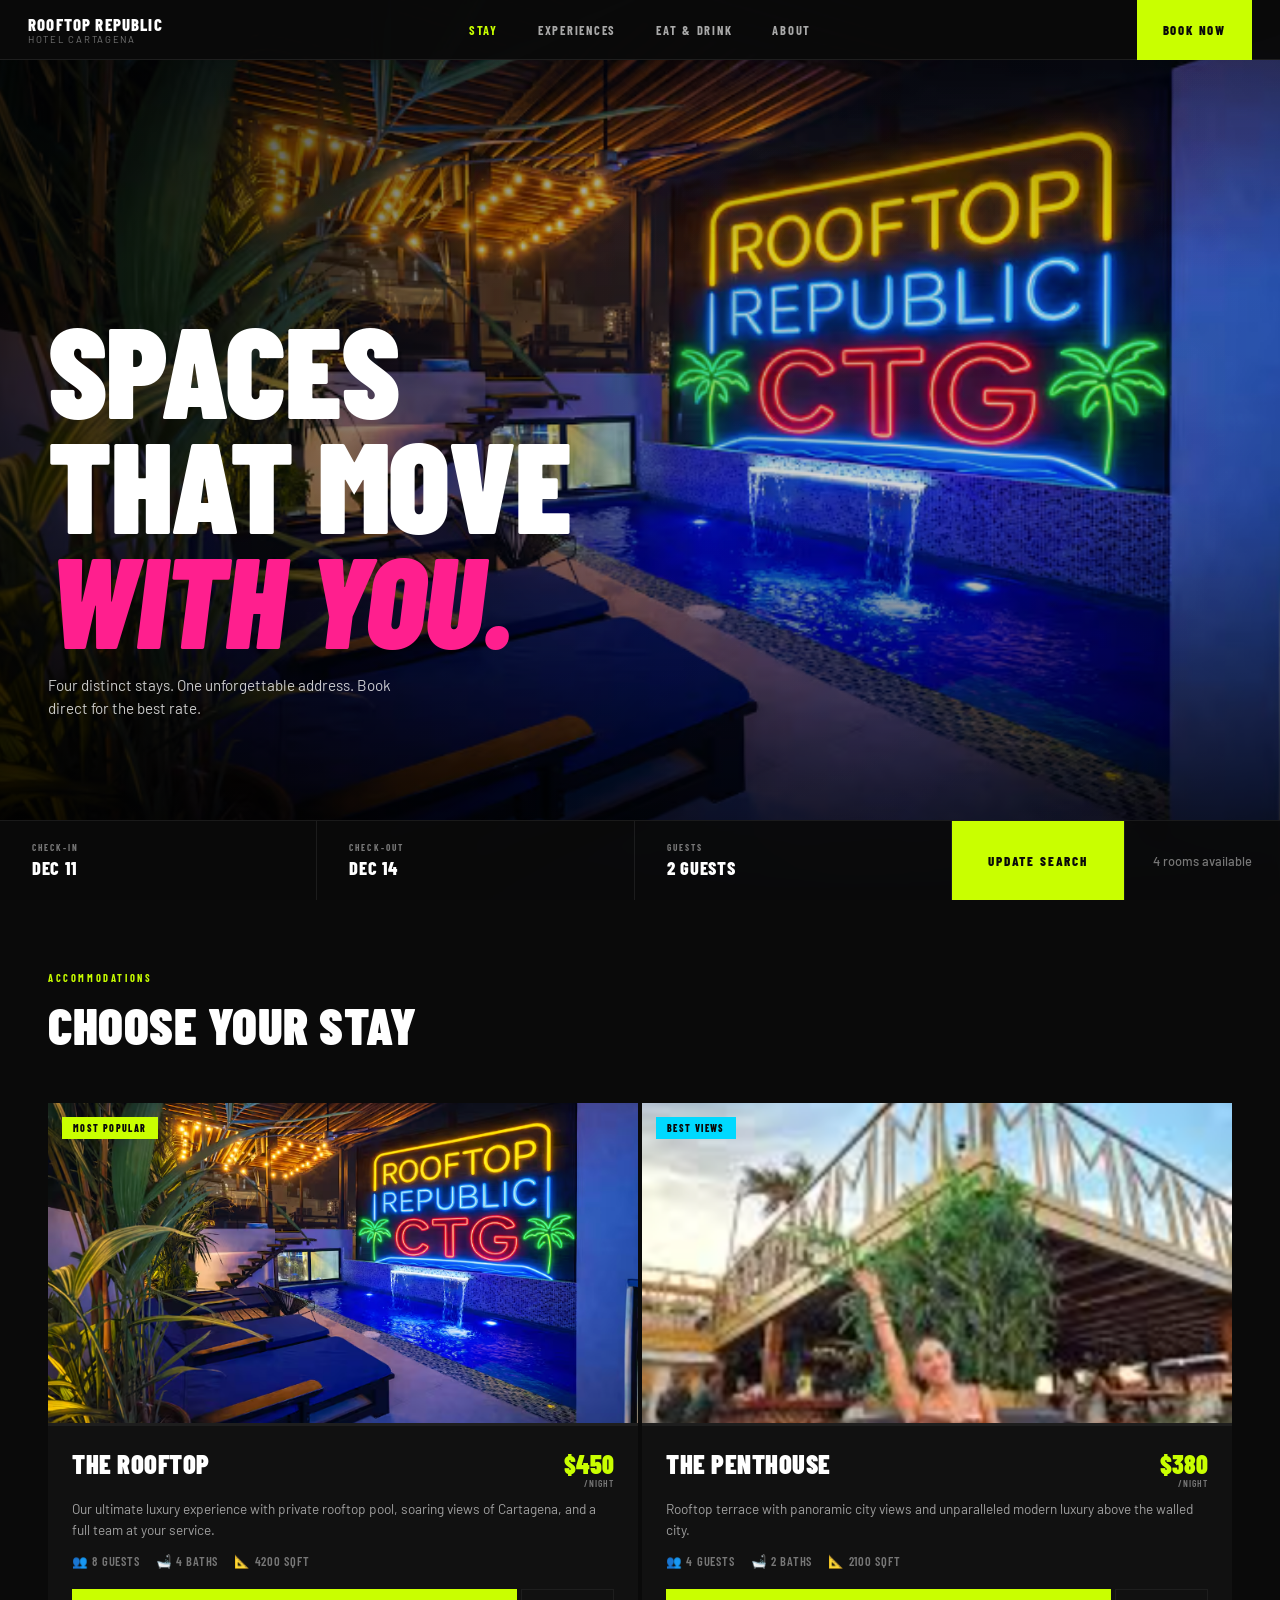
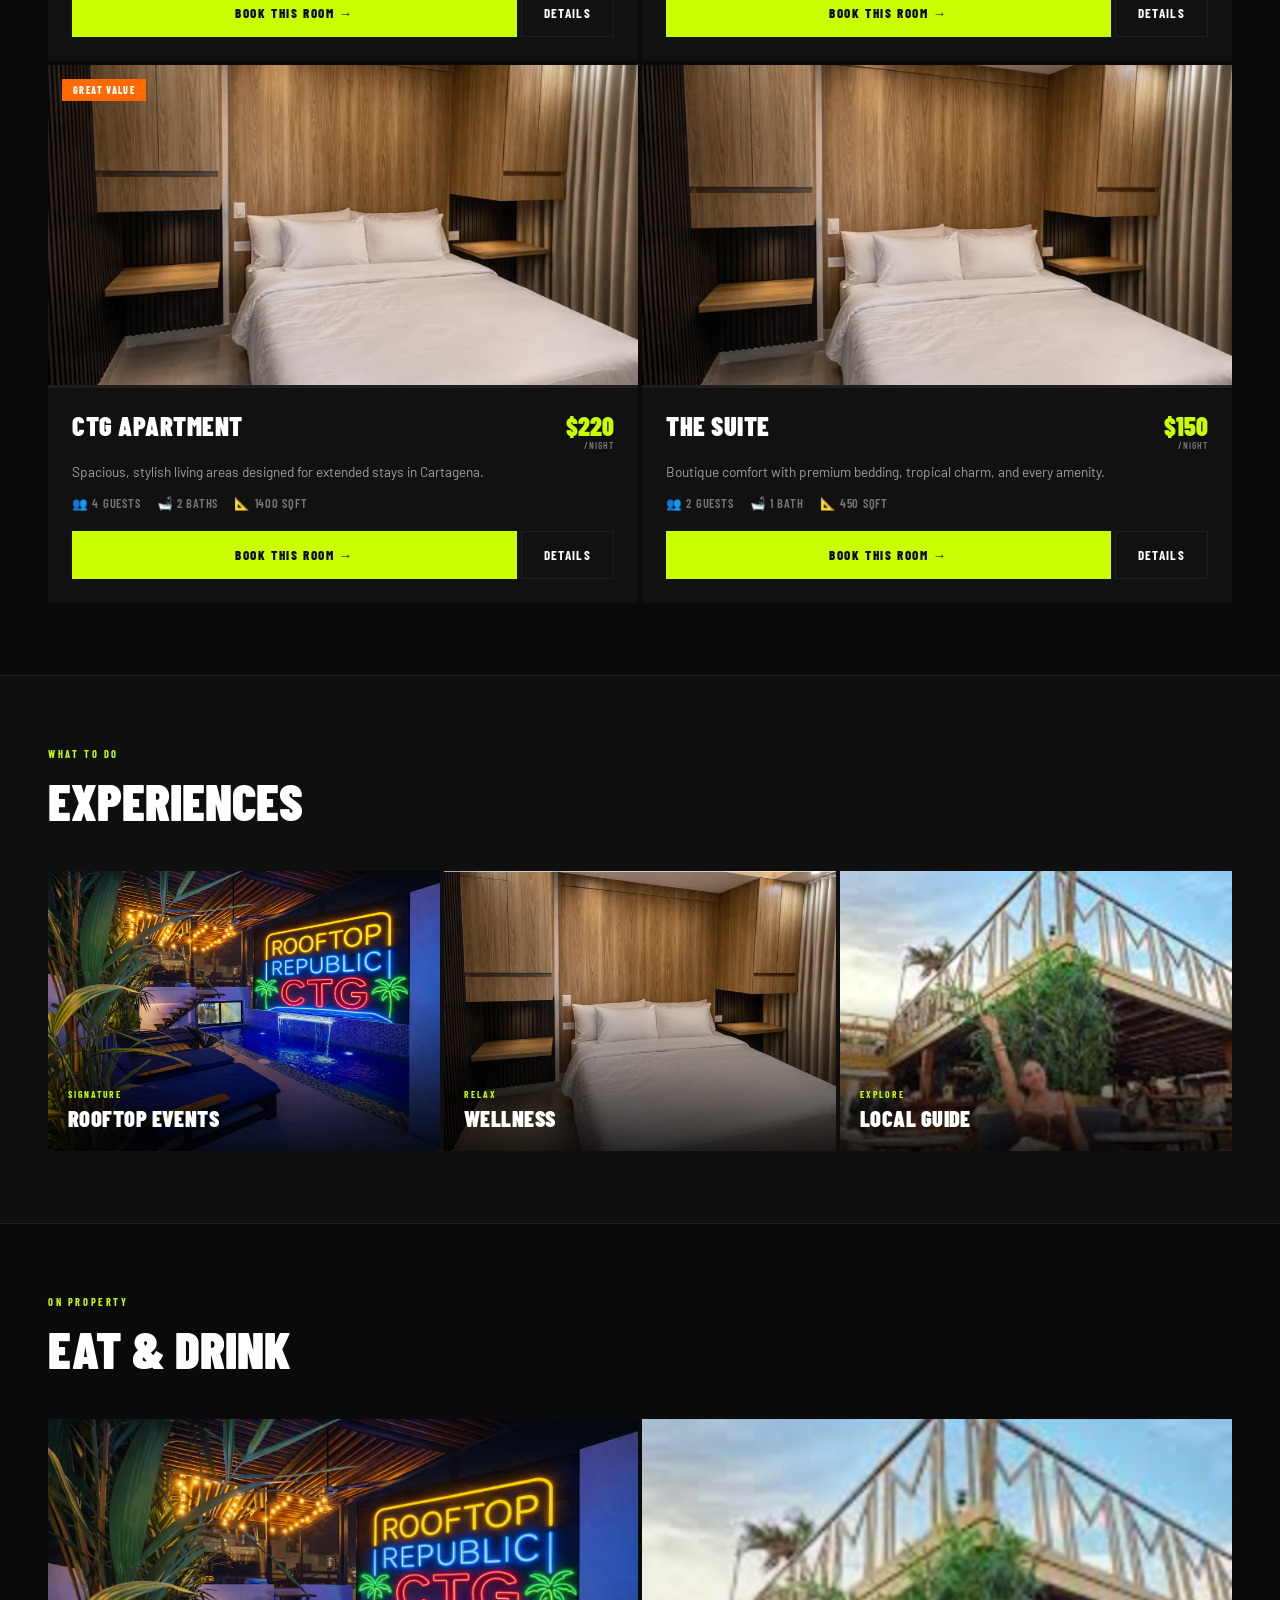
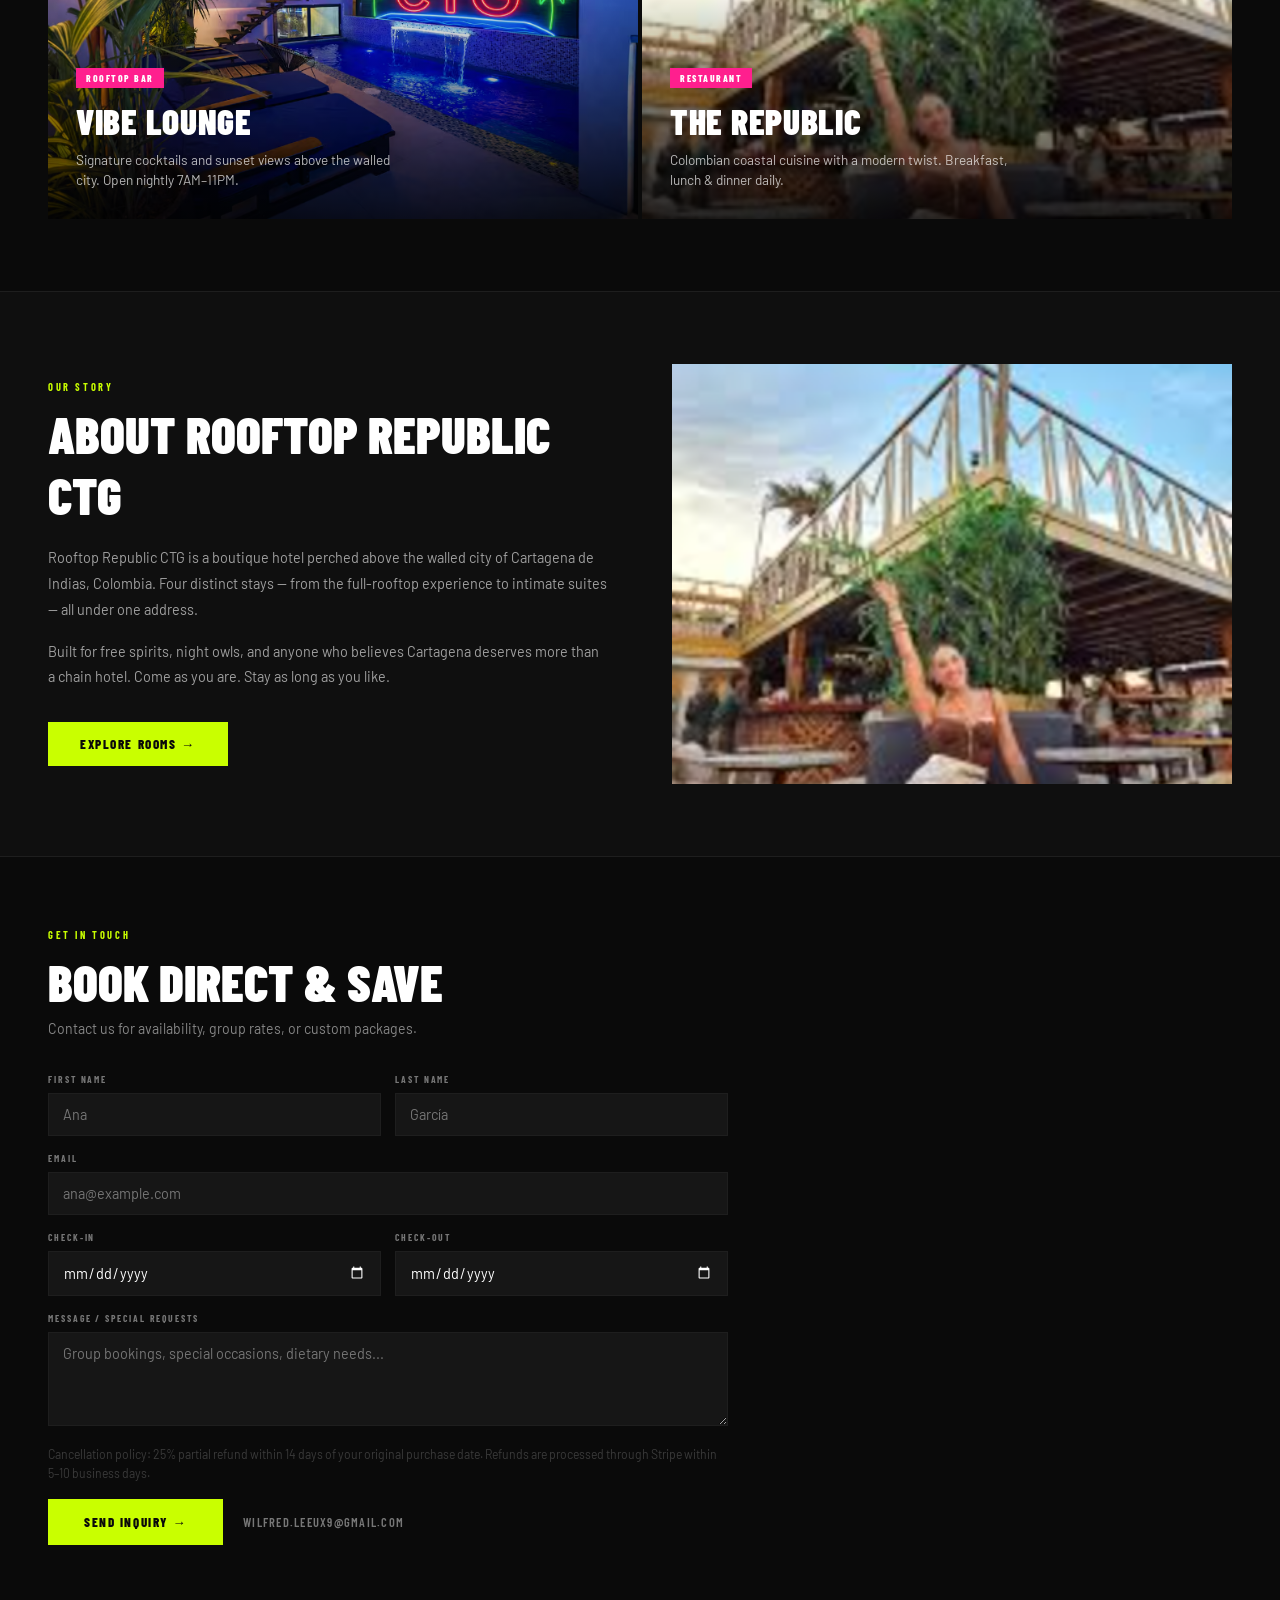
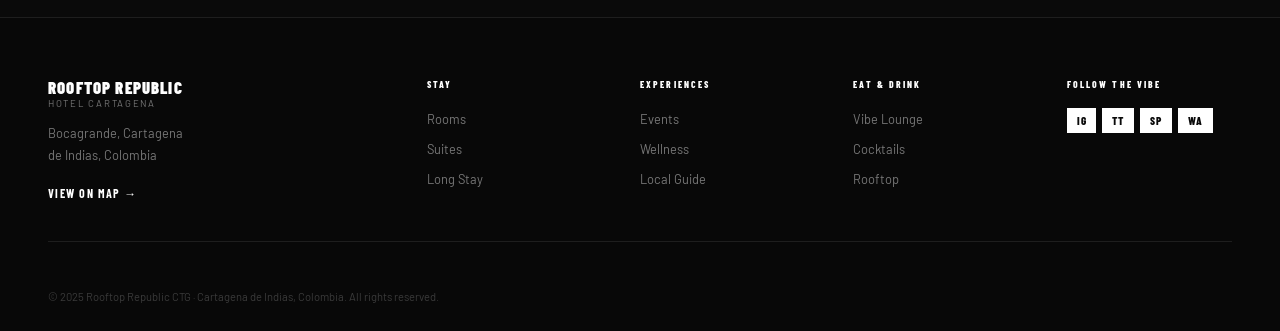
<file: hotel.html>
<!DOCTYPE html>
<html lang="en">
<head>
  <meta charset="UTF-8" />
  <meta name="viewport" content="width=device-width, initial-scale=1.0" />
  <title>Rooftop Republic CTG | Cartagena, Colombia</title>
  <link rel="preconnect" href="https://fonts.googleapis.com">
  <link rel="preconnect" href="https://fonts.gstatic.com" crossorigin>
  <link href="https://fonts.googleapis.com/css2?family=Barlow+Condensed:ital,wght@0,400;0,600;0,700;0,800;0,900;1,700&family=Barlow:wght@400;500;600&display=swap" rel="stylesheet">
  <style>
    *, *::before, *::after { box-sizing: border-box; margin: 0; padding: 0; }

    :root {
      --lime:   #C9FF00;
      --pink:   #FF1F8E;
      --black:  #0A0A0A;
      --card:   #111111;
      --border: #1E1E1E;
      --muted:  #777777;
      --white:  #FFFFFF;
    }

    html { scroll-behavior: smooth; }
    body {
      font-family: 'Barlow', sans-serif;
      background: var(--black);
      color: var(--white);
    }

    /* ─── NAV ─── */
    nav {
      position: fixed;
      inset: 0 0 auto 0;
      z-index: 300;
      height: 60px;
      display: grid;
      grid-template-columns: 1fr auto 1fr;
      align-items: center;
      padding: 0 28px;
      background: rgba(10,10,10,.97);
      border-bottom: 1px solid var(--border);
    }

    .nav-brand {
      text-decoration: none;
      line-height: 1.15;
    }
    .nav-brand-main {
      display: block;
      font-family: 'Barlow Condensed', sans-serif;
      font-size: 1.05rem;
      font-weight: 800;
      letter-spacing: .07em;
      text-transform: uppercase;
      color: var(--white);
    }
    .nav-brand-sub {
      display: block;
      font-size: .6rem;
      letter-spacing: .18em;
      text-transform: uppercase;
      color: var(--muted);
    }

    .nav-center {
      display: flex;
      gap: 0;
      list-style: none;
    }
    .nav-center a {
      display: flex;
      align-items: center;
      height: 60px;
      padding: 0 20px;
      font-family: 'Barlow Condensed', sans-serif;
      font-size: .78rem;
      font-weight: 700;
      letter-spacing: .14em;
      text-transform: uppercase;
      text-decoration: none;
      color: rgba(255,255,255,.65);
      transition: color .15s;
    }
    .nav-center a:hover { color: var(--white); }
    .nav-center a.active { color: var(--lime); }

    .nav-right {
      display: flex;
      justify-content: flex-end;
    }
    .nav-book {
      display: flex;
      align-items: center;
      height: 60px;
      padding: 0 26px;
      font-family: 'Barlow Condensed', sans-serif;
      font-size: .8rem;
      font-weight: 800;
      letter-spacing: .14em;
      text-transform: uppercase;
      color: var(--black);
      background: var(--lime);
      text-decoration: none;
      transition: opacity .15s;
    }
    .nav-book:hover { opacity: .85; }

    /* ─── HERO ─── */
    #hero {
      position: relative;
      height: 100vh;
      min-height: 620px;
      overflow: hidden;
    }
    .hero-bg {
      position: absolute;
      inset: 0;
      width: 100%; height: 100%;
      object-fit: cover;
      object-position: center 35%;
    }
    /* Dark vignette — heavier left & bottom for text legibility */
    .hero-vignette {
      position: absolute;
      inset: 0;
      background:
        linear-gradient(to right,  rgba(0,0,0,.72) 0%, rgba(0,0,0,.1) 55%, transparent 100%),
        linear-gradient(to top,    rgba(0,0,0,.85) 0%, rgba(0,0,0,.1) 45%, transparent 100%),
        linear-gradient(to bottom, rgba(0,0,0,.45) 0%, transparent 30%);
    }

    .hero-body {
      position: relative;
      z-index: 2;
      height: calc(100% - 132px); /* leave room for search bar */
      display: flex;
      flex-direction: column;
      justify-content: flex-end;
      padding: 0 48px 48px;
    }

    .hero-headline {
      font-family: 'Barlow Condensed', sans-serif;
      font-size: clamp(4.5rem, 10vw, 8.5rem);
      font-weight: 900;
      line-height: .9;
      letter-spacing: -.01em;
      text-transform: uppercase;
      margin-bottom: 18px;
    }
    .hero-headline .accent { color: var(--pink); font-style: italic; }

    .hero-sub {
      font-size: .95rem;
      font-weight: 400;
      color: rgba(255,255,255,.78);
      max-width: 380px;
      line-height: 1.5;
    }

    /* ─── SEARCH BAR ─── */
    .search-bar {
      position: absolute;
      bottom: 0; left: 0; right: 0;
      z-index: 3;
      height: 80px;
      display: flex;
      align-items: stretch;
      background: rgba(10,10,10,.92);
      border-top: 1px solid rgba(255,255,255,.07);
      backdrop-filter: blur(6px);
    }

    .sf { /* search field */
      flex: 1;
      display: flex;
      flex-direction: column;
      justify-content: center;
      padding: 0 32px;
      border-right: 1px solid rgba(255,255,255,.08);
      cursor: pointer;
      transition: background .15s;
    }
    .sf:hover { background: rgba(255,255,255,.04); }

    .sf-label {
      font-family: 'Barlow Condensed', sans-serif;
      font-size: .58rem;
      font-weight: 700;
      letter-spacing: .22em;
      text-transform: uppercase;
      color: var(--muted);
      margin-bottom: 4px;
    }
    .sf-val {
      font-family: 'Barlow Condensed', sans-serif;
      font-size: 1.15rem;
      font-weight: 800;
      letter-spacing: .04em;
      text-transform: uppercase;
      color: var(--white);
    }

    .search-update-btn {
      display: flex;
      align-items: center;
      padding: 0 36px;
      background: var(--lime);
      border: none;
      font-family: 'Barlow Condensed', sans-serif;
      font-size: .82rem;
      font-weight: 800;
      letter-spacing: .14em;
      text-transform: uppercase;
      color: var(--black);
      cursor: pointer;
      white-space: nowrap;
      transition: opacity .15s;
    }
    .search-update-btn:hover { opacity: .85; }

    .search-avail {
      display: flex;
      align-items: center;
      padding: 0 28px;
      font-size: .8rem;
      font-weight: 500;
      color: var(--muted);
      white-space: nowrap;
      border-left: 1px solid rgba(255,255,255,.07);
    }

    /* ─── ROOMS ─── */
    #rooms {
      padding: 72px 48px;
    }
    .rooms-eyebrow {
      font-family: 'Barlow Condensed', sans-serif;
      font-size: .65rem;
      font-weight: 700;
      letter-spacing: .25em;
      text-transform: uppercase;
      color: var(--lime);
      margin-bottom: 10px;
    }
    .rooms-title {
      font-family: 'Barlow Condensed', sans-serif;
      font-size: clamp(2rem, 4vw, 3.2rem);
      font-weight: 900;
      text-transform: uppercase;
      letter-spacing: .01em;
      margin-bottom: 48px;
    }

    .rooms-grid {
      display: grid;
      grid-template-columns: 1fr 1fr;
      gap: 4px;
    }

    .room-card {
      background: var(--card);
      overflow: hidden;
      display: flex;
      flex-direction: column;
    }

    .room-card-photo {
      position: relative;
      height: 320px;
      overflow: hidden;
      flex-shrink: 0;
    }
    .room-card-photo img {
      width: 100%; height: 100%;
      object-fit: cover;
      display: block;
      transition: transform .65s ease;
    }
    .room-card:hover .room-card-photo img { transform: scale(1.06); }

    .room-badge {
      position: absolute;
      top: 14px; left: 14px;
      z-index: 2;
      font-family: 'Barlow Condensed', sans-serif;
      font-size: .62rem;
      font-weight: 800;
      letter-spacing: .14em;
      text-transform: uppercase;
      padding: 5px 11px;
      color: var(--black);
    }
    .badge-lime   { background: var(--lime); }
    .badge-cyan   { background: #00D9FF; }
    .badge-orange { background: #FF6A00; color: #fff; }

    .room-card-body {
      flex: 1;
      display: flex;
      flex-direction: column;
      padding: 22px 24px 24px;
      border-top: 3px solid var(--border);
    }

    .room-card-row1 {
      display: flex;
      align-items: baseline;
      justify-content: space-between;
      margin-bottom: 10px;
    }
    .room-name {
      font-family: 'Barlow Condensed', sans-serif;
      font-size: 1.65rem;
      font-weight: 900;
      text-transform: uppercase;
      letter-spacing: .02em;
    }
    .room-price-block {
      text-align: right;
      line-height: 1;
    }
    .room-price-num {
      font-family: 'Barlow Condensed', sans-serif;
      font-size: 1.6rem;
      font-weight: 900;
      color: var(--lime);
    }
    .room-price-unit {
      display: block;
      font-family: 'Barlow Condensed', sans-serif;
      font-size: .6rem;
      font-weight: 600;
      letter-spacing: .1em;
      text-transform: uppercase;
      color: var(--muted);
      margin-top: 2px;
    }

    .room-desc {
      font-size: .85rem;
      color: rgba(255,255,255,.6);
      line-height: 1.55;
      margin-bottom: 14px;
      flex: 1;
    }

    .room-specs {
      display: flex;
      flex-wrap: wrap;
      gap: 16px;
      font-family: 'Barlow Condensed', sans-serif;
      font-size: .78rem;
      font-weight: 600;
      letter-spacing: .06em;
      text-transform: uppercase;
      color: var(--muted);
      margin-bottom: 20px;
    }

    .room-btns {
      display: grid;
      grid-template-columns: 1fr auto;
      gap: 4px;
    }
    .btn-book {
      display: flex;
      align-items: center;
      justify-content: center;
      padding: 15px 12px;
      background: var(--lime);
      color: var(--black);
      font-family: 'Barlow Condensed', sans-serif;
      font-size: .82rem;
      font-weight: 800;
      letter-spacing: .12em;
      text-transform: uppercase;
      text-decoration: none;
      border: none;
      cursor: pointer;
      transition: opacity .15s;
    }
    .btn-book:hover { opacity: .85; }
    .btn-details {
      display: flex;
      align-items: center;
      justify-content: center;
      padding: 15px 22px;
      background: transparent;
      color: var(--white);
      font-family: 'Barlow Condensed', sans-serif;
      font-size: .82rem;
      font-weight: 700;
      letter-spacing: .1em;
      text-transform: uppercase;
      text-decoration: none;
      border: 1px solid var(--border);
      cursor: pointer;
      transition: border-color .15s;
    }
    .btn-details:hover { border-color: rgba(255,255,255,.4); }

    /* ─── EXPERIENCES ─── */
    #experiences {
      background: #0f0f0f;
      padding: 72px 48px;
      border-top: 1px solid var(--border);
    }
    .section-eyebrow {
      font-family: 'Barlow Condensed', sans-serif;
      font-size: .65rem;
      font-weight: 700;
      letter-spacing: .25em;
      text-transform: uppercase;
      color: var(--lime);
      margin-bottom: 10px;
    }
    .section-title {
      font-family: 'Barlow Condensed', sans-serif;
      font-size: clamp(2rem, 4vw, 3.2rem);
      font-weight: 900;
      text-transform: uppercase;
      margin-bottom: 40px;
    }
    .exp-grid {
      display: grid;
      grid-template-columns: repeat(3, 1fr);
      gap: 4px;
    }
    .exp-card {
      position: relative;
      overflow: hidden;
      cursor: pointer;
    }
    .exp-card img {
      width: 100%; height: 280px;
      object-fit: cover;
      display: block;
      transition: transform .55s ease;
    }
    .exp-card:hover img { transform: scale(1.06); }
    .exp-overlay {
      position: absolute;
      inset: 0;
      background: linear-gradient(to top, rgba(0,0,0,.8) 0%, transparent 55%);
      display: flex;
      flex-direction: column;
      justify-content: flex-end;
      padding: 20px;
    }
    .exp-label {
      font-family: 'Barlow Condensed', sans-serif;
      font-size: .6rem;
      font-weight: 700;
      letter-spacing: .2em;
      text-transform: uppercase;
      color: var(--lime);
      margin-bottom: 5px;
    }
    .exp-name {
      font-family: 'Barlow Condensed', sans-serif;
      font-size: 1.4rem;
      font-weight: 900;
      text-transform: uppercase;
      letter-spacing: .02em;
    }

    /* ─── EAT & DRINK ─── */
    #eat-drink {
      padding: 72px 48px;
      border-top: 1px solid var(--border);
    }
    .ed-grid {
      display: grid;
      grid-template-columns: 1fr 1fr;
      gap: 4px;
    }
    .ed-card {
      position: relative;
      overflow: hidden;
    }
    .ed-card img {
      width: 100%; height: 400px;
      object-fit: cover;
      display: block;
      transition: transform .55s ease;
    }
    .ed-card:hover img { transform: scale(1.05); }
    .ed-overlay {
      position: absolute;
      inset: 0;
      background: linear-gradient(to top, rgba(0,0,0,.82) 0%, rgba(0,0,0,.05) 55%);
      display: flex;
      flex-direction: column;
      justify-content: flex-end;
      padding: 28px;
    }
    .ed-tag {
      display: inline-block;
      background: var(--pink);
      color: var(--white);
      font-family: 'Barlow Condensed', sans-serif;
      font-size: .6rem;
      font-weight: 800;
      letter-spacing: .16em;
      text-transform: uppercase;
      padding: 4px 10px;
      margin-bottom: 12px;
      width: fit-content;
    }
    .ed-name {
      font-family: 'Barlow Condensed', sans-serif;
      font-size: 2.2rem;
      font-weight: 900;
      text-transform: uppercase;
      letter-spacing: .02em;
      margin-bottom: 8px;
    }
    .ed-desc {
      font-size: .85rem;
      color: rgba(255,255,255,.7);
      max-width: 340px;
      line-height: 1.5;
    }

    /* ─── FOOTER ─── */
    footer {
      background: #080808;
      border-top: 1px solid var(--border);
      padding: 60px 48px 28px;
    }
    .footer-top {
      display: grid;
      grid-template-columns: 2fr 1fr 1fr 1fr 1fr;
      gap: 48px;
      margin-bottom: 48px;
      padding-bottom: 40px;
      border-bottom: 1px solid var(--border);
    }
    .footer-brand-main {
      font-family: 'Barlow Condensed', sans-serif;
      font-size: 1.05rem;
      font-weight: 900;
      letter-spacing: .07em;
      text-transform: uppercase;
      color: var(--white);
      line-height: 1.1;
    }
    .footer-brand-sub {
      font-size: .6rem;
      letter-spacing: .18em;
      text-transform: uppercase;
      color: var(--muted);
      margin-bottom: 14px;
    }
    .footer-addr {
      font-size: .8rem;
      color: var(--muted);
      line-height: 1.7;
      margin-bottom: 16px;
    }
    .footer-map {
      font-family: 'Barlow Condensed', sans-serif;
      font-size: .75rem;
      font-weight: 700;
      letter-spacing: .12em;
      text-transform: uppercase;
      color: var(--white);
      text-decoration: none;
      display: inline-flex;
      align-items: center;
      gap: 6px;
      transition: color .15s;
    }
    .footer-map:hover { color: var(--lime); }

    .footer-col-title {
      font-family: 'Barlow Condensed', sans-serif;
      font-size: .6rem;
      font-weight: 800;
      letter-spacing: .22em;
      text-transform: uppercase;
      color: var(--white);
      margin-bottom: 18px;
    }
    .footer-links { list-style: none; display: flex; flex-direction: column; gap: 11px; }
    .footer-links a {
      font-size: .8rem;
      color: var(--muted);
      text-decoration: none;
      transition: color .15s;
    }
    .footer-links a:hover { color: var(--white); }

    .footer-social-row { display: flex; gap: 6px; margin-top: 2px; }
    .social-chip {
      font-family: 'Barlow Condensed', sans-serif;
      font-size: .7rem;
      font-weight: 800;
      letter-spacing: .08em;
      text-transform: uppercase;
      color: var(--black);
      background: var(--white);
      padding: 6px 10px;
      text-decoration: none;
      transition: background .15s;
    }
    .social-chip:hover { background: var(--lime); }

    .footer-bottom {
      display: flex;
      align-items: center;
      justify-content: space-between;
    }
    .footer-copy { font-size: .7rem; color: #3a3a3a; }

    /* ─── RESPONSIVE ─── */
    @media (max-width: 960px) {
      nav { grid-template-columns: 1fr auto; }
      .nav-center { display: none; }
      .hero-body { padding: 0 24px 48px; }
      #rooms, #experiences, #eat-drink { padding: 48px 20px; }
      .rooms-grid, .ed-grid { grid-template-columns: 1fr; }
      .exp-grid { grid-template-columns: 1fr 1fr; }
      .room-card-photo { height: 260px; }
      footer { padding: 48px 20px 24px; }
      .footer-top { grid-template-columns: 1fr 1fr; gap: 36px; }
      .search-bar { flex-wrap: wrap; height: auto; }
      .sf { flex: none; width: 33.3%; border-bottom: 1px solid rgba(255,255,255,.08); }
    }
    @media (max-width: 600px) {
      .exp-grid { grid-template-columns: 1fr; }
      .sf { width: 50%; }
      .footer-top { grid-template-columns: 1fr; }
    }
  </style>
</head>
<body>

<!-- ── NAV ── -->
<nav>
  <a href="#hero" class="nav-brand">
    <span class="nav-brand-main">Rooftop Republic</span>
    <span class="nav-brand-sub">Hotel Cartagena</span>
  </a>

  <ul class="nav-center">
    <li><a href="#rooms" class="active">Stay</a></li>
    <li><a href="#experiences">Experiences</a></li>
    <li><a href="#eat-drink">Eat &amp; Drink</a></li>
    <li><a href="#about">About</a></li>
  </ul>

  <div class="nav-right">
    <a href="#contact" class="nav-book">Book Now</a>
  </div>
</nav>

<!-- ── HERO ── -->
<section id="hero">
  <img src="/assets/rooftopgtg.png" alt="Rooftop Republic CTG" class="hero-bg" />
  <div class="hero-vignette"></div>

  <div class="hero-body">
    <h1 class="hero-headline">
      Spaces<br>
      That Move<br>
      <span class="accent">With You.</span>
    </h1>
    <p class="hero-sub">Four distinct stays. One unforgettable address. Book direct for the best rate.</p>
  </div>

  <!-- Search bar pinned to hero bottom -->
  <div class="search-bar">
    <div class="sf">
      <div class="sf-label">Check-In</div>
      <div class="sf-val" id="cin">APR 22</div>
    </div>
    <div class="sf">
      <div class="sf-label">Check-Out</div>
      <div class="sf-val" id="cout">APR 25</div>
    </div>
    <div class="sf">
      <div class="sf-label">Guests</div>
      <div class="sf-val">2 Guests</div>
    </div>
    <button class="search-update-btn">Update Search</button>
    <div class="search-avail">4 rooms available</div>
  </div>
</section>

<!-- ── ROOMS ── -->
<section id="rooms">
  <div class="rooms-eyebrow">Accommodations</div>
  <div class="rooms-title">Choose Your Stay</div>

  <div class="rooms-grid">

    <!-- Card 1: The Rooftop -->
    <div class="room-card">
      <div class="room-card-photo">
        <img src="/assets/rooftopgtg.png" alt="The Rooftop" />
        <div class="room-badge badge-lime">Most Popular</div>
      </div>
      <div class="room-card-body">
        <div class="room-card-row1">
          <div class="room-name">The Rooftop</div>
          <div class="room-price-block">
            <span class="room-price-num">$450</span>
            <span class="room-price-unit">/Night</span>
          </div>
        </div>
        <p class="room-desc">Our ultimate luxury experience with private rooftop pool, soaring views of Cartagena, and a full team at your service.</p>
        <div class="room-specs">
          <span>👥 8 Guests</span>
          <span>🛁 4 Baths</span>
          <span>📐 4200 Sqft</span>
        </div>
        <div class="room-btns">
          <a href="#contact" class="btn-book">Book This Room →</a>
          <a href="#contact" class="btn-details">Details</a>
        </div>
      </div>
    </div>

    <!-- Card 2: The Penthouse -->
    <div class="room-card">
      <div class="room-card-photo">
        <img src="/assets/flagphoto.png" alt="The Penthouse" />
        <div class="room-badge badge-cyan">Best Views</div>
      </div>
      <div class="room-card-body">
        <div class="room-card-row1">
          <div class="room-name">The Penthouse</div>
          <div class="room-price-block">
            <span class="room-price-num">$380</span>
            <span class="room-price-unit">/Night</span>
          </div>
        </div>
        <p class="room-desc">Rooftop terrace with panoramic city views and unparalleled modern luxury above the walled city.</p>
        <div class="room-specs">
          <span>👥 4 Guests</span>
          <span>🛁 2 Baths</span>
          <span>📐 2100 Sqft</span>
        </div>
        <div class="room-btns">
          <a href="#contact" class="btn-book">Book This Room →</a>
          <a href="#contact" class="btn-details">Details</a>
        </div>
      </div>
    </div>

    <!-- Card 3: CTG Apartment -->
    <div class="room-card">
      <div class="room-card-photo">
        <img src="/assets/mainbedroom.png" alt="CTG Apartment" />
        <div class="room-badge badge-orange">Great Value</div>
      </div>
      <div class="room-card-body">
        <div class="room-card-row1">
          <div class="room-name">CTG Apartment</div>
          <div class="room-price-block">
            <span class="room-price-num">$220</span>
            <span class="room-price-unit">/Night</span>
          </div>
        </div>
        <p class="room-desc">Spacious, stylish living areas designed for extended stays in Cartagena.</p>
        <div class="room-specs">
          <span>👥 4 Guests</span>
          <span>🛁 2 Baths</span>
          <span>📐 1400 Sqft</span>
        </div>
        <div class="room-btns">
          <a href="#contact" class="btn-book">Book This Room →</a>
          <a href="#contact" class="btn-details">Details</a>
        </div>
      </div>
    </div>

    <!-- Card 4: The Suite -->
    <div class="room-card">
      <div class="room-card-photo">
        <img src="/assets/mainbedroom.png" alt="The Suite" style="object-position: right 30%;" />
      </div>
      <div class="room-card-body">
        <div class="room-card-row1">
          <div class="room-name">The Suite</div>
          <div class="room-price-block">
            <span class="room-price-num">$150</span>
            <span class="room-price-unit">/Night</span>
          </div>
        </div>
        <p class="room-desc">Boutique comfort with premium bedding, tropical charm, and every amenity.</p>
        <div class="room-specs">
          <span>👥 2 Guests</span>
          <span>🛁 1 Bath</span>
          <span>📐 450 Sqft</span>
        </div>
        <div class="room-btns">
          <a href="#contact" class="btn-book">Book This Room →</a>
          <a href="#contact" class="btn-details">Details</a>
        </div>
      </div>
    </div>

  </div>
</section>

<!-- ── EXPERIENCES ── -->
<section id="experiences">
  <div class="section-eyebrow">What To Do</div>
  <div class="section-title">Experiences</div>
  <div class="exp-grid">
    <div class="exp-card">
      <img src="/assets/rooftopgtg.png" alt="Rooftop Events" />
      <div class="exp-overlay">
        <div class="exp-label">Signature</div>
        <div class="exp-name">Rooftop Events</div>
      </div>
    </div>
    <div class="exp-card">
      <img src="/assets/mainbedroom.png" alt="Wellness" />
      <div class="exp-overlay">
        <div class="exp-label">Relax</div>
        <div class="exp-name">Wellness</div>
      </div>
    </div>
    <div class="exp-card">
      <img src="/assets/flagphoto.png" alt="Local Guide" />
      <div class="exp-overlay">
        <div class="exp-label">Explore</div>
        <div class="exp-name">Local Guide</div>
      </div>
    </div>
  </div>
</section>

<!-- ── EAT & DRINK ── -->
<section id="eat-drink">
  <div class="section-eyebrow">On Property</div>
  <div class="section-title">Eat &amp; Drink</div>
  <div class="ed-grid">
    <div class="ed-card">
      <img src="/assets/rooftopgtg.png" alt="Vibe Lounge" />
      <div class="ed-overlay">
        <div class="ed-tag">Rooftop Bar</div>
        <div class="ed-name">Vibe Lounge</div>
        <p class="ed-desc">Signature cocktails and sunset views above the walled city. Open nightly 7AM–11PM.</p>
      </div>
    </div>
    <div class="ed-card">
      <img src="/assets/flagphoto.png" alt="The Republic" />
      <div class="ed-overlay">
        <div class="ed-tag">Restaurant</div>
        <div class="ed-name">The Republic</div>
        <p class="ed-desc">Colombian coastal cuisine with a modern twist. Breakfast, lunch &amp; dinner daily.</p>
      </div>
    </div>
  </div>
</section>

<!-- ── ABOUT ── -->
<section id="about" style="padding:72px 48px; background:#0f0f0f; border-top:1px solid var(--border);">
  <div style="display:grid; grid-template-columns:1fr 1fr; gap:64px; align-items:center; max-width:1200px; margin:0 auto;">
    <div>
      <div class="section-eyebrow">Our Story</div>
      <h2 class="section-title" style="margin-bottom:20px;">About Rooftop Republic CTG</h2>
      <p style="font-size:.9rem; color:rgba(255,255,255,.6); line-height:1.8; margin-bottom:16px;">
        Rooftop Republic CTG is a boutique hotel perched above the walled city of Cartagena de Indias, Colombia. Four distinct stays — from the full-rooftop experience to intimate suites — all under one address.
      </p>
      <p style="font-size:.9rem; color:rgba(255,255,255,.6); line-height:1.8; margin-bottom:32px;">
        Built for free spirits, night owls, and anyone who believes Cartagena deserves more than a chain hotel. Come as you are. Stay as long as you like.
      </p>
      <a href="#rooms" class="btn-book" style="display:inline-flex; padding:14px 32px;">Explore Rooms →</a>
    </div>
    <img src="/assets/flagphoto.png" alt="Rooftop Republic CTG" style="width:100%; height:420px; object-fit:cover; display:block;" />
  </div>
</section>

<!-- ── CONTACT ── -->
<section id="contact" style="padding:72px 48px; border-top:1px solid var(--border);">
  <div style="max-width:680px;">
    <div class="section-eyebrow">Get In Touch</div>
    <h2 class="section-title" style="margin-bottom:8px;">Book Direct &amp; Save</h2>
    <p style="font-size:.88rem; color:rgba(255,255,255,.5); margin-bottom:36px;">Contact us for availability, group rates, or custom packages.</p>

    <form onsubmit="return false;" style="display:flex; flex-direction:column; gap:16px;">
      <div style="display:grid; grid-template-columns:1fr 1fr; gap:14px;">
        <div>
          <div style="font-family:'Barlow Condensed',sans-serif; font-size:.6rem; font-weight:700; letter-spacing:.2em; text-transform:uppercase; color:var(--muted); margin-bottom:8px;">First Name</div>
          <input type="text" placeholder="Ana" style="width:100%; background:rgba(255,255,255,.05); border:1px solid var(--border); color:#fff; font-family:'Barlow',sans-serif; font-size:.9rem; padding:12px 14px; outline:none; transition:border-color .15s;" onfocus="this.style.borderColor='rgba(255,255,255,.3)'" onblur="this.style.borderColor=''" />
        </div>
        <div>
          <div style="font-family:'Barlow Condensed',sans-serif; font-size:.6rem; font-weight:700; letter-spacing:.2em; text-transform:uppercase; color:var(--muted); margin-bottom:8px;">Last Name</div>
          <input type="text" placeholder="García" style="width:100%; background:rgba(255,255,255,.05); border:1px solid var(--border); color:#fff; font-family:'Barlow',sans-serif; font-size:.9rem; padding:12px 14px; outline:none;" />
        </div>
      </div>
      <div>
        <div style="font-family:'Barlow Condensed',sans-serif; font-size:.6rem; font-weight:700; letter-spacing:.2em; text-transform:uppercase; color:var(--muted); margin-bottom:8px;">Email</div>
        <input type="email" placeholder="ana@example.com" style="width:100%; background:rgba(255,255,255,.05); border:1px solid var(--border); color:#fff; font-family:'Barlow',sans-serif; font-size:.9rem; padding:12px 14px; outline:none;" />
      </div>
      <div style="display:grid; grid-template-columns:1fr 1fr; gap:14px;">
        <div>
          <div style="font-family:'Barlow Condensed',sans-serif; font-size:.6rem; font-weight:700; letter-spacing:.2em; text-transform:uppercase; color:var(--muted); margin-bottom:8px;">Check-In</div>
          <input type="date" style="width:100%; background:rgba(255,255,255,.05); border:1px solid var(--border); color:#fff; font-family:'Barlow',sans-serif; font-size:.9rem; padding:12px 14px; outline:none; color-scheme:dark;" />
        </div>
        <div>
          <div style="font-family:'Barlow Condensed',sans-serif; font-size:.6rem; font-weight:700; letter-spacing:.2em; text-transform:uppercase; color:var(--muted); margin-bottom:8px;">Check-Out</div>
          <input type="date" style="width:100%; background:rgba(255,255,255,.05); border:1px solid var(--border); color:#fff; font-family:'Barlow',sans-serif; font-size:.9rem; padding:12px 14px; outline:none; color-scheme:dark;" />
        </div>
      </div>
      <div>
        <div style="font-family:'Barlow Condensed',sans-serif; font-size:.6rem; font-weight:700; letter-spacing:.2em; text-transform:uppercase; color:var(--muted); margin-bottom:8px;">Message / Special Requests</div>
        <textarea rows="4" placeholder="Group bookings, special occasions, dietary needs..." style="width:100%; background:rgba(255,255,255,.05); border:1px solid var(--border); color:#fff; font-family:'Barlow',sans-serif; font-size:.9rem; padding:12px 14px; outline:none; resize:vertical;"></textarea>
      </div>
      <div style="font-size:.76rem; color:#3a3a3a; line-height:1.6;">
        Cancellation policy: 25% partial refund within 14 days of your original purchase date. Refunds are processed through Stripe within 5–10 business days.
      </div>
      <div style="display:flex; align-items:center; gap:20px; flex-wrap:wrap;">
        <button type="submit" class="btn-book" style="padding:15px 36px;">Send Inquiry →</button>
        <a href="mailto:wilfred.leeux9@gmail.com" style="font-family:'Barlow Condensed',sans-serif; font-size:.78rem; font-weight:600; letter-spacing:.1em; text-transform:uppercase; color:var(--muted); text-decoration:none; transition:color .15s;" onmouseover="this.style.color='#fff'" onmouseout="this.style.color=''">wilfred.leeux9@gmail.com</a>
      </div>
    </form>
  </div>
</section>

<!-- ── FOOTER ── -->
<footer>
  <div class="footer-top">
    <div>
      <div class="footer-brand-main">Rooftop Republic</div>
      <div class="footer-brand-sub">Hotel Cartagena</div>
      <p class="footer-addr">Bocagrande, Cartagena<br>de Indias, Colombia</p>
      <a href="#about" class="footer-map">View on Map →</a>
    </div>
    <div>
      <div class="footer-col-title">Stay</div>
      <ul class="footer-links">
        <li><a href="#rooms">Rooms</a></li>
        <li><a href="#rooms">Suites</a></li>
        <li><a href="#rooms">Long Stay</a></li>
      </ul>
    </div>
    <div>
      <div class="footer-col-title">Experiences</div>
      <ul class="footer-links">
        <li><a href="#experiences">Events</a></li>
        <li><a href="#experiences">Wellness</a></li>
        <li><a href="#experiences">Local Guide</a></li>
      </ul>
    </div>
    <div>
      <div class="footer-col-title">Eat &amp; Drink</div>
      <ul class="footer-links">
        <li><a href="#eat-drink">Vibe Lounge</a></li>
        <li><a href="#eat-drink">Cocktails</a></li>
        <li><a href="#eat-drink">Rooftop</a></li>
      </ul>
    </div>
    <div>
      <div class="footer-col-title">Follow the Vibe</div>
      <div class="footer-social-row">
        <a href="#" class="social-chip">IG</a>
        <a href="#" class="social-chip">TT</a>
        <a href="#" class="social-chip">SP</a>
        <a href="#" class="social-chip">WA</a>
      </div>
    </div>
  </div>
  <div class="footer-bottom">
    <span class="footer-copy">© 2025 Rooftop Republic CTG · Cartagena de Indias, Colombia. All rights reserved.</span>
  </div>
</footer>

<script>
  const fmt = d => d.toLocaleDateString('en-US', { month: 'short', day: 'numeric' }).toUpperCase();
  const base = new Date(); base.setDate(base.getDate() + 7);
  const out  = new Date(base); out.setDate(out.getDate() + 3);
  document.getElementById('cin').textContent  = fmt(base);
  document.getElementById('cout').textContent = fmt(out);
</script>
</body>
</html>
</file>
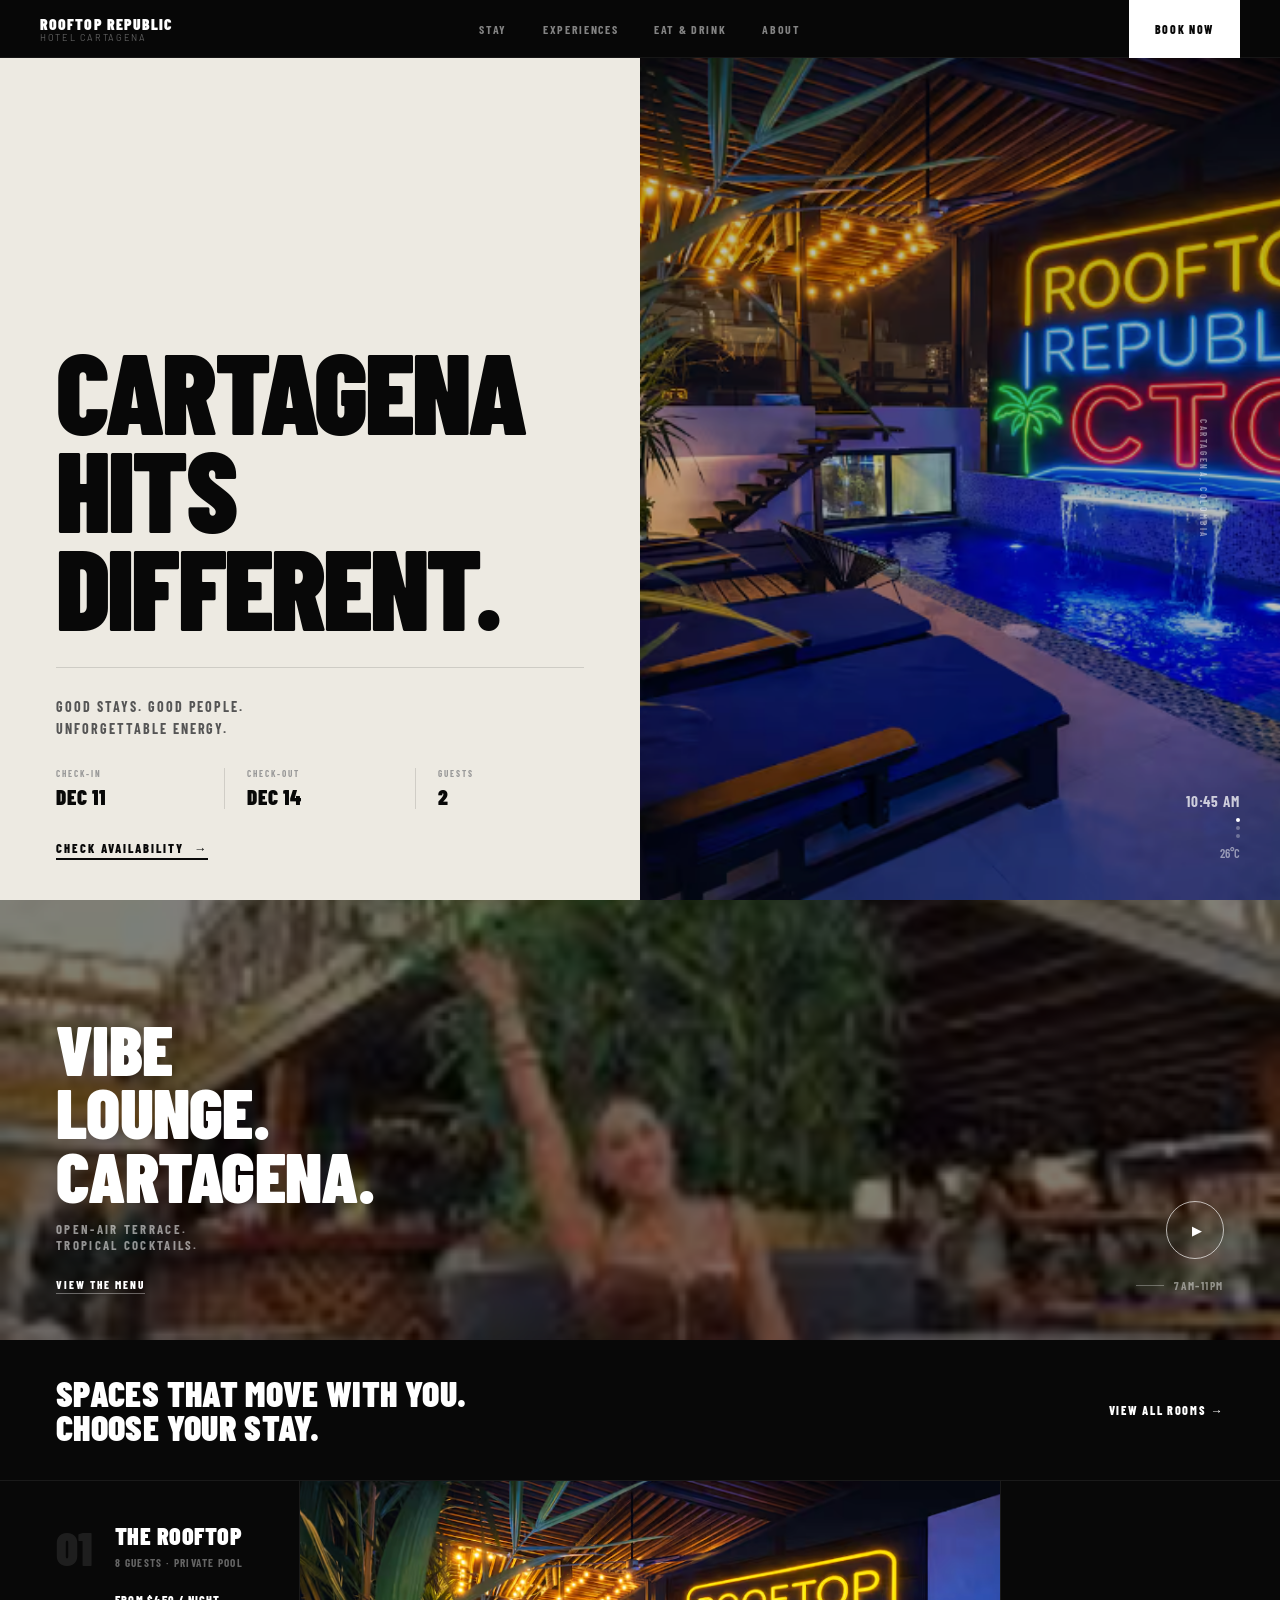
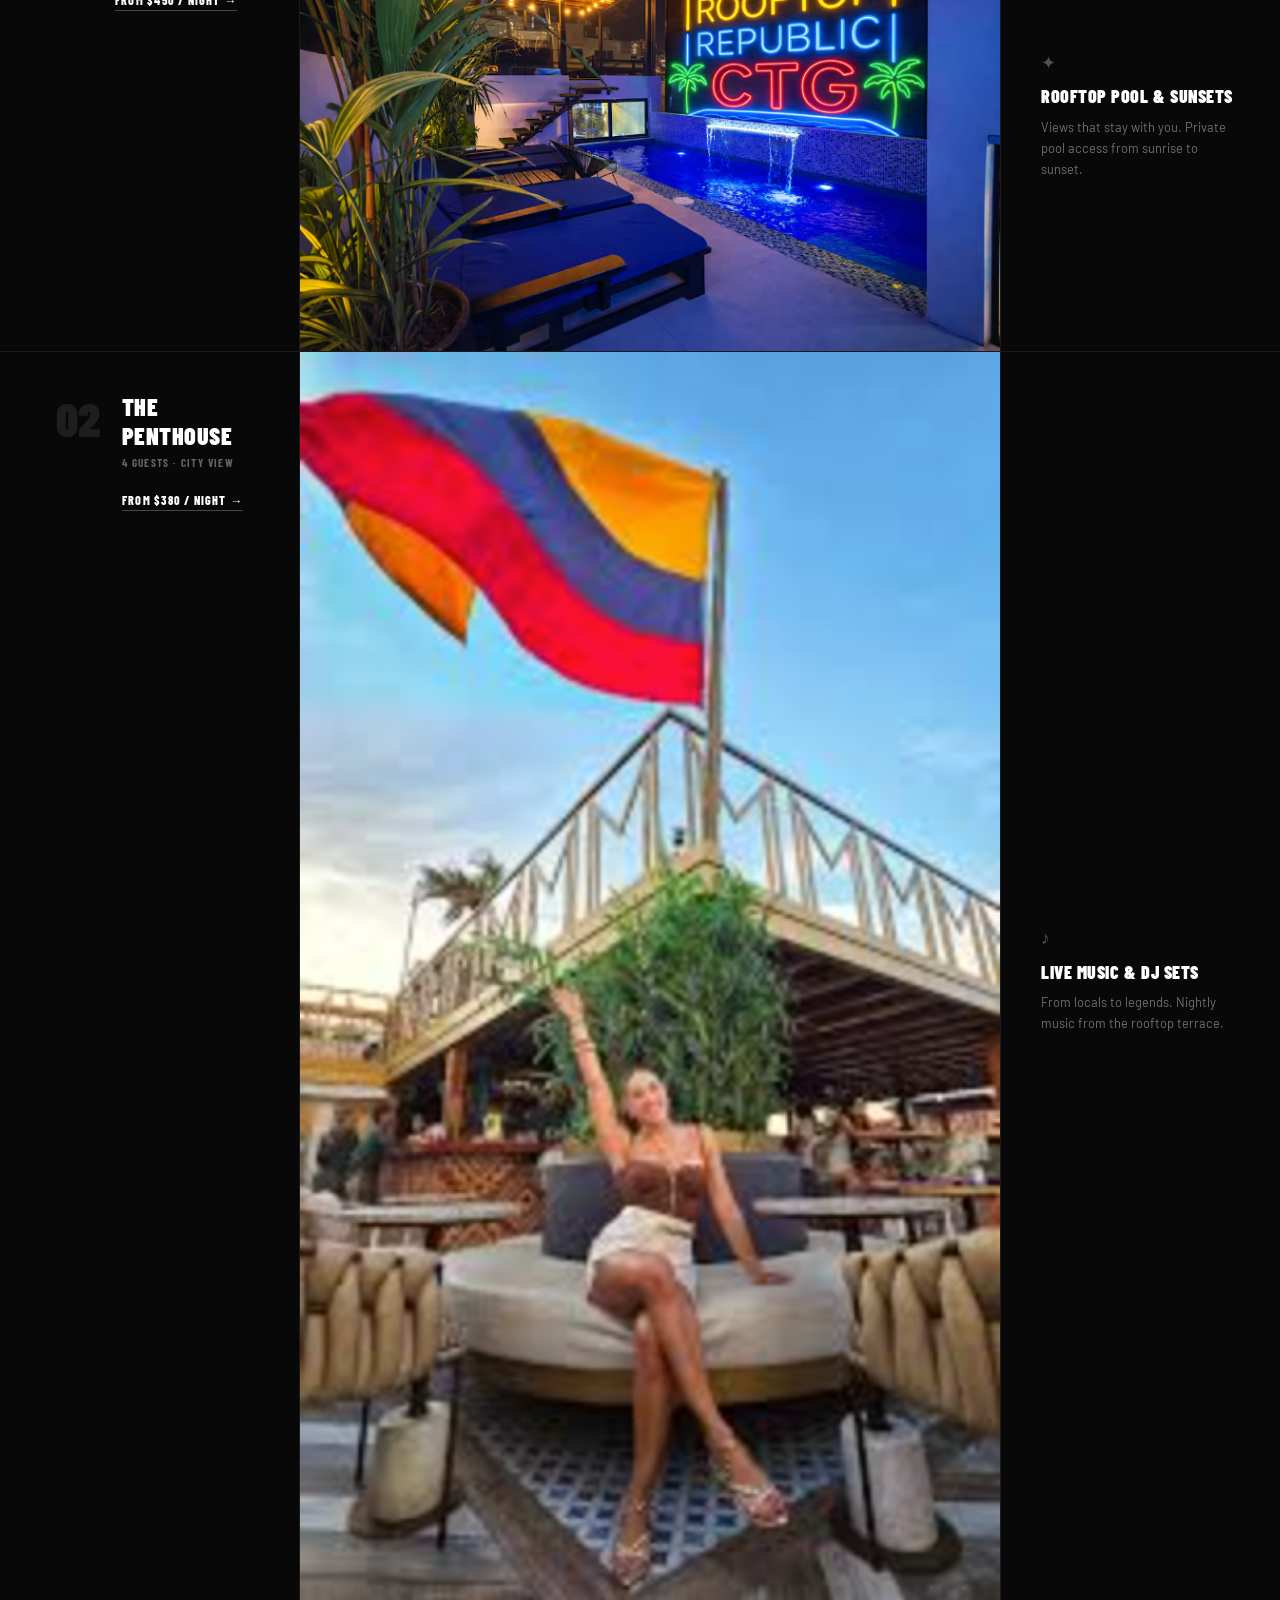
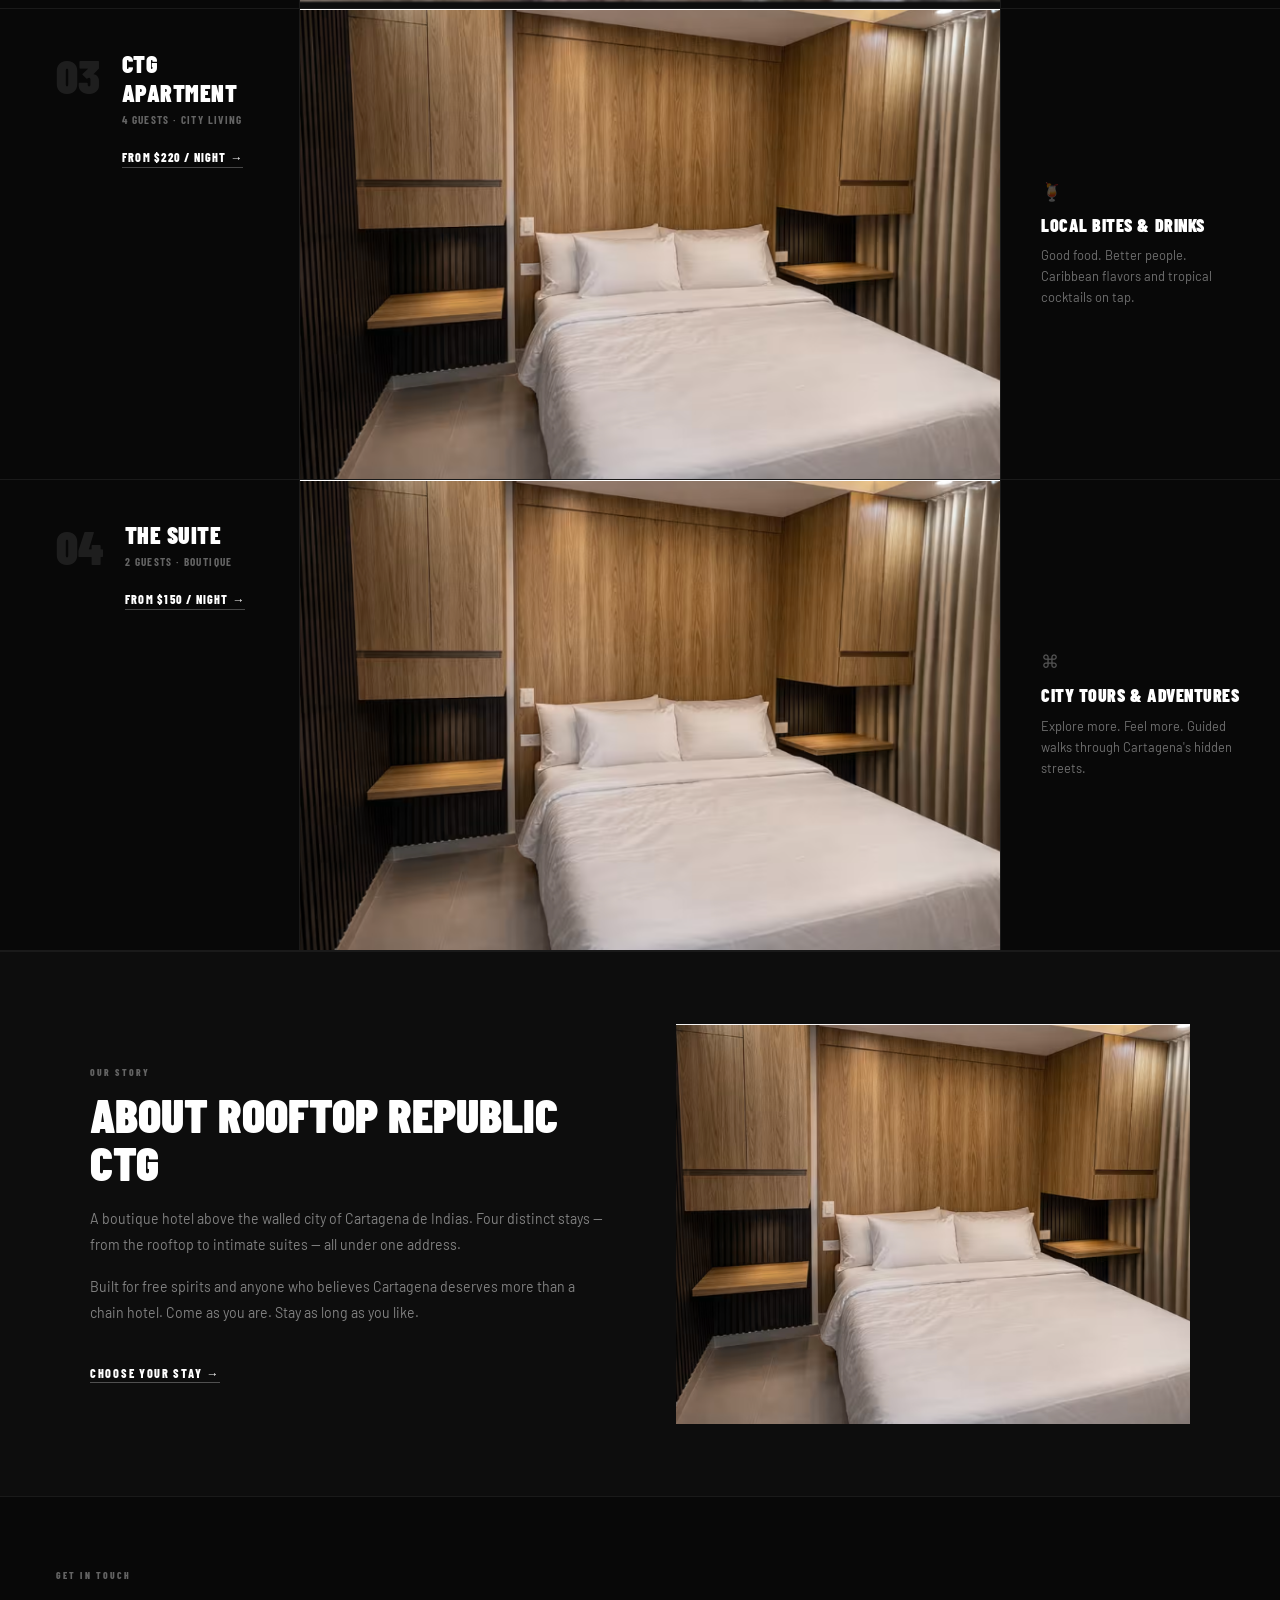
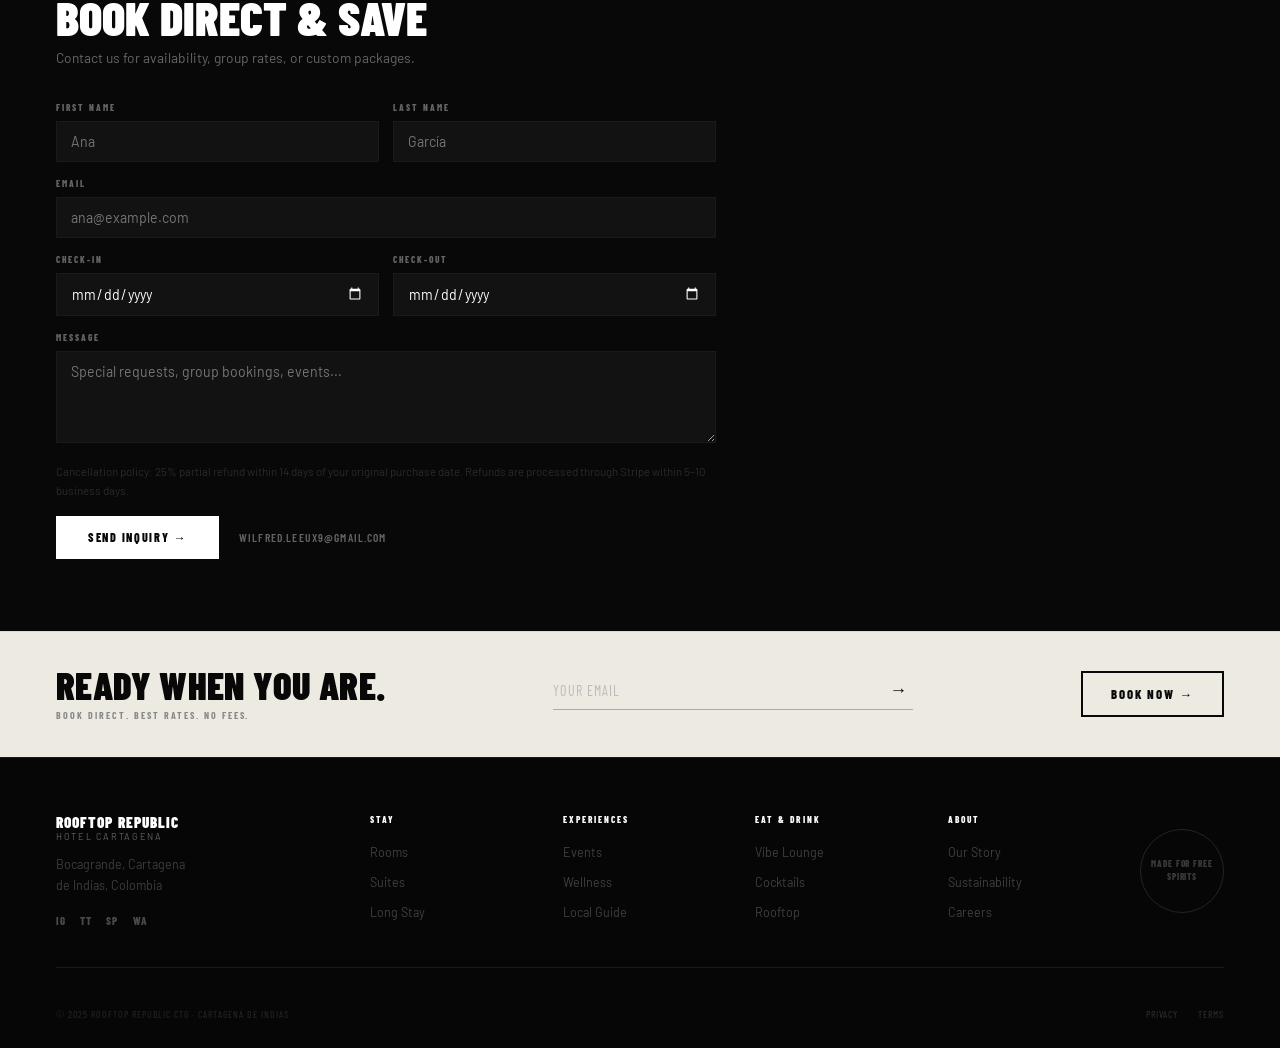
<file: hotel2.html>
<!DOCTYPE html>
<html lang="en">
<head>
  <meta charset="UTF-8" />
  <meta name="viewport" content="width=device-width, initial-scale=1.0" />
  <title>Rooftop Republic CTG | Cartagena, Colombia</title>
  <link rel="preconnect" href="https://fonts.googleapis.com">
  <link rel="preconnect" href="https://fonts.gstatic.com" crossorigin>
  <link href="https://fonts.googleapis.com/css2?family=Barlow+Condensed:ital,wght@0,400;0,600;0,700;0,800;0,900;1,700&family=Barlow:wght@300;400;500;600&display=swap" rel="stylesheet">
  <style>
    *, *::before, *::after { box-sizing: border-box; margin: 0; padding: 0; }

    :root {
      --cream:  #EDEAE2;
      --black:  #080808;
      --dark:   #0F0F0F;
      --border: #1A1A1A;
      --muted:  #646464;
      --white:  #FFFFFF;
    }

    html { scroll-behavior: smooth; }
    body {
      font-family: 'Barlow', sans-serif;
      background: var(--black);
      color: var(--white);
    }

    /* ─── NAV ─── */
    nav {
      position: fixed;
      inset: 0 0 auto 0;
      z-index: 300;
      height: 58px;
      display: grid;
      grid-template-columns: 1fr auto 1fr;
      align-items: center;
      padding: 0 40px;
      background: rgba(8,8,8,.98);
      border-bottom: 1px solid rgba(255,255,255,.06);
    }
    .nav-brand { text-decoration: none; line-height: 1.15; }
    .nav-brand-main {
      display: block;
      font-family: 'Barlow Condensed', sans-serif;
      font-size: .98rem;
      font-weight: 900;
      letter-spacing: .07em;
      text-transform: uppercase;
      color: var(--white);
    }
    .nav-brand-sub {
      display: block;
      font-size: .57rem;
      letter-spacing: .18em;
      text-transform: uppercase;
      color: var(--muted);
    }
    .nav-links {
      display: flex;
      list-style: none;
    }
    .nav-links a {
      display: flex;
      align-items: center;
      height: 58px;
      padding: 0 18px;
      font-family: 'Barlow Condensed', sans-serif;
      font-size: .74rem;
      font-weight: 700;
      letter-spacing: .14em;
      text-transform: uppercase;
      color: rgba(255,255,255,.5);
      text-decoration: none;
      transition: color .15s;
    }
    .nav-links a:hover { color: var(--white); }
    .nav-right { display: flex; justify-content: flex-end; }
    .nav-book {
      display: flex;
      align-items: center;
      height: 58px;
      padding: 0 26px;
      font-family: 'Barlow Condensed', sans-serif;
      font-size: .74rem;
      font-weight: 800;
      letter-spacing: .14em;
      text-transform: uppercase;
      color: var(--black);
      background: var(--white);
      text-decoration: none;
      transition: background .15s;
    }
    .nav-book:hover { background: var(--cream); }

    /* ─── HERO ─── */
    #hero {
      margin-top: 58px;
      display: grid;
      grid-template-columns: 1fr 1fr;
      height: calc(100vh - 58px);
      min-height: 580px;
    }

    /* Left — cream */
    .hl {
      background: var(--cream);
      display: flex;
      flex-direction: column;
      padding: 0 56px;
    }
    .hl-spacer { flex: 1; }
    .hl-head {
      font-family: 'Barlow Condensed', sans-serif;
      font-size: clamp(4.5rem, 8.8vw, 8.2rem);
      font-weight: 900;
      line-height: .87;
      letter-spacing: -.025em;
      text-transform: uppercase;
      color: var(--black);
      margin-bottom: 32px;
    }
    .hl-foot {
      border-top: 1px solid rgba(0,0,0,.13);
      padding: 28px 0 0;
      margin-bottom: 0;
    }
    .hl-sub {
      font-family: 'Barlow Condensed', sans-serif;
      font-size: .88rem;
      font-weight: 700;
      letter-spacing: .14em;
      text-transform: uppercase;
      color: #555;
      line-height: 1.55;
      margin-bottom: 28px;
    }
    .hl-fields {
      display: flex;
      gap: 0;
      margin-bottom: 28px;
    }
    .hf {
      flex: 1;
      padding-right: 22px;
      border-right: 1px solid rgba(0,0,0,.12);
      margin-right: 22px;
    }
    .hf:last-child { border-right: none; margin-right: 0; padding-right: 0; }
    .hf-lbl {
      font-family: 'Barlow Condensed', sans-serif;
      font-size: .57rem;
      font-weight: 700;
      letter-spacing: .22em;
      text-transform: uppercase;
      color: #999;
      margin-bottom: 5px;
    }
    .hf-val {
      font-family: 'Barlow Condensed', sans-serif;
      font-size: 1.32rem;
      font-weight: 900;
      letter-spacing: .04em;
      text-transform: uppercase;
      color: var(--black);
    }
    .hl-avail {
      display: inline-flex;
      align-items: center;
      gap: 10px;
      font-family: 'Barlow Condensed', sans-serif;
      font-size: .78rem;
      font-weight: 800;
      letter-spacing: .16em;
      text-transform: uppercase;
      color: var(--black);
      text-decoration: none;
      border-bottom: 2px solid var(--black);
      padding-bottom: 1px;
      padding-bottom: 32px; /* visual bottom padding from edge */
      margin-bottom: 0;
      display: block;
      padding-bottom: 40px;
    }
    /* Fix: just a link + text */
    a.hl-avail {
      display: inline-flex;
      align-items: center;
      gap: 10px;
      font-family: 'Barlow Condensed', sans-serif;
      font-size: .78rem;
      font-weight: 800;
      letter-spacing: .16em;
      text-transform: uppercase;
      color: var(--black);
      text-decoration: none;
      border-bottom: 2px solid var(--black);
      padding-bottom: 2px;
      margin-bottom: 40px;
      transition: opacity .15s;
    }
    a.hl-avail:hover { opacity: .6; }

    /* Right — photo */
    .hr {
      position: relative;
      overflow: hidden;
    }
    .hr img {
      width: 100%; height: 100%;
      object-fit: cover;
      object-position: center;
    }
    .hr-dim { position: absolute; inset: 0; background: rgba(0,0,0,.26); }
    .hr-vert {
      position: absolute;
      right: 16px; top: 50%;
      transform: translateY(-50%) rotate(90deg);
      font-family: 'Barlow Condensed', sans-serif;
      font-size: .57rem;
      font-weight: 700;
      letter-spacing: .28em;
      text-transform: uppercase;
      color: rgba(255,255,255,.45);
      white-space: nowrap;
    }
    .hr-widget {
      position: absolute;
      right: 40px; bottom: 40px;
      text-align: right;
    }
    .hw-t {
      font-family: 'Barlow Condensed', sans-serif;
      font-size: .95rem;
      font-weight: 700;
      letter-spacing: .06em;
      color: rgba(255,255,255,.75);
    }
    .hw-dots {
      display: flex; flex-direction: column; align-items: flex-end;
      gap: 4px; margin: 8px 0;
    }
    .hw-d { width: 4px; height: 4px; border-radius: 50%; background: rgba(255,255,255,.3); }
    .hw-d.on { background: var(--white); }
    .hw-temp {
      font-family: 'Barlow Condensed', sans-serif;
      font-size: .78rem; font-weight: 600;
      color: rgba(255,255,255,.5);
    }

    /* ─── VIBE LOUNGE ─── */
    #vibe {
      position: relative;
      height: 440px;
      overflow: hidden;
      cursor: pointer;
    }
    #vibe img {
      width: 100%; height: 100%;
      object-fit: cover;
      object-position: center 60%;
      transition: transform .65s ease;
    }
    #vibe:hover img { transform: scale(1.03); }
    .vibe-bg { position: absolute; inset: 0; background: rgba(0,0,0,.5); }
    .vibe-inner {
      position: absolute; inset: 0;
      display: flex;
      align-items: flex-end;
      justify-content: space-between;
      padding: 48px 56px;
    }
    .vibe-head {
      font-family: 'Barlow Condensed', sans-serif;
      font-size: clamp(2.8rem, 5.5vw, 5rem);
      font-weight: 900;
      line-height: .9;
      letter-spacing: -.01em;
      text-transform: uppercase;
      margin-bottom: 14px;
    }
    .vibe-sub {
      font-family: 'Barlow Condensed', sans-serif;
      font-size: .8rem;
      font-weight: 700;
      letter-spacing: .18em;
      text-transform: uppercase;
      color: rgba(255,255,255,.55);
      margin-bottom: 20px;
    }
    .vibe-link {
      font-family: 'Barlow Condensed', sans-serif;
      font-size: .7rem;
      font-weight: 800;
      letter-spacing: .18em;
      text-transform: uppercase;
      color: var(--white);
      text-decoration: none;
      border-bottom: 1px solid rgba(255,255,255,.35);
      padding-bottom: 2px;
    }
    .vibe-link:hover { border-color: var(--white); }
    .vibe-rc { display: flex; flex-direction: column; align-items: flex-end; gap: 20px; }
    .play-btn {
      width: 58px; height: 58px;
      border-radius: 50%;
      border: 1.5px solid rgba(255,255,255,.65);
      display: flex; align-items: center; justify-content: center;
      cursor: pointer;
    }
    .play-btn:hover { background: rgba(255,255,255,.1); }
    .play-btn::after { content: '▶'; font-size: .82rem; color: var(--white); margin-left: 3px; }
    .vibe-hours {
      font-family: 'Barlow Condensed', sans-serif;
      font-size: .7rem;
      font-weight: 700;
      letter-spacing: .14em;
      text-transform: uppercase;
      color: rgba(255,255,255,.45);
      display: flex; align-items: center; gap: 10px;
    }
    .vibe-hours::before { content: ''; display: block; width: 28px; height: 1px; background: rgba(255,255,255,.3); }

    /* ─── ROOMS HEADER ─── */
    .rooms-bar {
      display: flex;
      align-items: center;
      justify-content: space-between;
      padding: 36px 56px;
      border-bottom: 1px solid var(--border);
    }
    .rooms-bar-title {
      font-family: 'Barlow Condensed', sans-serif;
      font-size: clamp(1.5rem, 2.8vw, 2.5rem);
      font-weight: 900;
      text-transform: uppercase;
      letter-spacing: .01em;
      line-height: .95;
    }
    .rooms-bar-link {
      font-family: 'Barlow Condensed', sans-serif;
      font-size: .76rem; font-weight: 800;
      letter-spacing: .14em; text-transform: uppercase;
      color: var(--white); text-decoration: none;
      white-space: nowrap;
      transition: opacity .15s;
    }
    .rooms-bar-link:hover { opacity: .55; }

    /* ─── ROOM ROWS ─── */
    #rooms {}
    .rr {
      display: grid;
      grid-template-columns: 300px 1fr 280px;
      border-bottom: 1px solid var(--border);
      min-height: 280px;
    }
    /* Col A: number + info */
    .ra {
      display: flex;
      align-items: flex-start;
      gap: 22px;
      padding: 40px 44px 40px 56px;
      border-right: 1px solid var(--border);
    }
    .ra-num {
      font-family: 'Barlow Condensed', sans-serif;
      font-size: 3rem; font-weight: 900;
      color: rgba(255,255,255,.09);
      line-height: 1; flex-shrink: 0;
      padding-top: 2px;
    }
    .ra-name {
      font-family: 'Barlow Condensed', sans-serif;
      font-size: 1.5rem; font-weight: 900;
      text-transform: uppercase; letter-spacing: .02em;
      margin-bottom: 6px;
    }
    .ra-spec {
      font-family: 'Barlow Condensed', sans-serif;
      font-size: .7rem; font-weight: 700;
      letter-spacing: .12em; text-transform: uppercase;
      color: var(--muted); margin-bottom: 20px;
    }
    .ra-price {
      display: inline-flex; align-items: center; gap: 8px;
      font-family: 'Barlow Condensed', sans-serif;
      font-size: .76rem; font-weight: 800;
      letter-spacing: .1em; text-transform: uppercase;
      color: var(--white); text-decoration: none;
      border-bottom: 1px solid rgba(255,255,255,.25);
      padding-bottom: 2px;
      transition: border-color .15s;
    }
    .ra-price:hover { border-color: var(--white); }
    /* Col B: photo */
    .rb { overflow: hidden; }
    .rb img {
      width: 100%; height: 100%;
      object-fit: cover; display: block;
      transition: transform .65s ease;
    }
    .rr:hover .rb img { transform: scale(1.04); }
    /* Col C: feature */
    .rc {
      display: flex;
      flex-direction: column;
      justify-content: center;
      padding: 36px 40px;
      border-left: 1px solid var(--border);
    }
    .rc-icon { font-size: 1.1rem; color: rgba(255,255,255,.3); margin-bottom: 14px; }
    .rc-name {
      font-family: 'Barlow Condensed', sans-serif;
      font-size: 1.12rem; font-weight: 900;
      text-transform: uppercase; letter-spacing: .03em;
      margin-bottom: 10px; line-height: 1.1;
    }
    .rc-desc { font-size: .8rem; color: rgba(255,255,255,.42); line-height: 1.65; }

    /* ─── CTA BAR ─── */
    #cta {
      background: var(--cream);
      display: flex;
      align-items: center;
      justify-content: space-between;
      padding: 36px 56px;
      gap: 40px;
      flex-wrap: wrap;
      border-top: 1px solid rgba(0,0,0,.08);
    }
    .cta-left {}
    .cta-title {
      font-family: 'Barlow Condensed', sans-serif;
      font-size: clamp(1.6rem, 3vw, 2.4rem);
      font-weight: 900; text-transform: uppercase;
      letter-spacing: .01em; color: var(--black);
      line-height: .92; margin-bottom: 6px;
    }
    .cta-sub {
      font-family: 'Barlow Condensed', sans-serif;
      font-size: .62rem; font-weight: 700;
      letter-spacing: .2em; text-transform: uppercase; color: #888;
    }
    .cta-form {
      flex: 1; max-width: 360px;
      display: flex; align-items: center;
      border-bottom: 1px solid #aaa;
      padding-bottom: 6px;
    }
    .cta-form input {
      flex: 1; background: transparent; border: none; outline: none;
      font-family: 'Barlow Condensed', sans-serif;
      font-size: .88rem; letter-spacing: .08em;
      text-transform: uppercase; color: #333; padding: 4px 0;
    }
    .cta-form input::placeholder { color: #bbb; }
    .cta-form button {
      background: none; border: none; cursor: pointer;
      font-size: 1.1rem; color: var(--black);
      transition: transform .15s; padding: 2px 6px;
    }
    .cta-form button:hover { transform: translateX(3px); }
    .cta-book {
      font-family: 'Barlow Condensed', sans-serif;
      font-size: .8rem; font-weight: 800;
      letter-spacing: .14em; text-transform: uppercase;
      color: var(--black); text-decoration: none;
      border: 2px solid var(--black); padding: 13px 28px;
      white-space: nowrap; transition: background .15s;
    }
    .cta-book:hover { background: rgba(0,0,0,.07); }

    /* ─── FOOTER ─── */
    footer {
      background: #060606;
      border-top: 1px solid var(--border);
      padding: 56px 56px 28px;
    }
    .fg {
      display: grid;
      grid-template-columns: 1.8fr 1fr 1fr 1fr 1fr auto;
      gap: 40px; align-items: start;
      margin-bottom: 40px; padding-bottom: 40px;
      border-bottom: 1px solid var(--border);
    }
    .fb-m {
      font-family: 'Barlow Condensed', sans-serif;
      font-size: .95rem; font-weight: 900;
      letter-spacing: .07em; text-transform: uppercase;
      color: var(--white); line-height: 1.1;
    }
    .fb-s {
      font-size: .57rem; letter-spacing: .18em;
      text-transform: uppercase; color: var(--muted);
      margin-bottom: 12px;
    }
    .fb-a { font-size: .78rem; color: #3e3e3e; line-height: 1.7; margin-bottom: 18px; }
    .fb-soc { display: flex; gap: 14px; }
    .fb-soc a {
      font-family: 'Barlow Condensed', sans-serif;
      font-size: .68rem; font-weight: 800;
      letter-spacing: .1em; color: #4a4a4a;
      text-decoration: none; transition: color .15s;
    }
    .fb-soc a:hover { color: var(--white); }
    .fc-t {
      font-family: 'Barlow Condensed', sans-serif;
      font-size: .58rem; font-weight: 800;
      letter-spacing: .22em; text-transform: uppercase;
      color: var(--white); margin-bottom: 16px;
    }
    .fc-l { list-style: none; display: flex; flex-direction: column; gap: 11px; }
    .fc-l a { font-size: .78rem; color: #404040; text-decoration: none; transition: color .15s; }
    .fc-l a:hover { color: var(--white); }
    .fb-badge {
      width: 84px; height: 84px;
      border-radius: 50%;
      border: 1px solid #242424;
      display: flex; align-items: center; justify-content: center;
      padding: 10px; flex-shrink: 0; align-self: center;
    }
    .fb-badge span {
      font-family: 'Barlow Condensed', sans-serif;
      font-size: .57rem; font-weight: 800;
      letter-spacing: .1em; text-transform: uppercase;
      color: #3a3a3a; text-align: center; line-height: 1.4;
    }
    .fbot { display: flex; align-items: center; justify-content: space-between; }
    .fbot-c {
      font-family: 'Barlow Condensed', sans-serif;
      font-size: .62rem; letter-spacing: .1em;
      text-transform: uppercase; color: #282828;
    }
    .fbot-l { display: flex; gap: 20px; }
    .fbot-l a {
      font-family: 'Barlow Condensed', sans-serif;
      font-size: .62rem; letter-spacing: .1em;
      text-transform: uppercase; color: #323232;
      text-decoration: none; transition: color .15s;
    }
    .fbot-l a:hover { color: var(--white); }

    /* ─── RESPONSIVE ─── */
    @media (max-width: 1100px) {
      .rr { grid-template-columns: 240px 1fr 220px; }
      .ra { padding: 36px 32px 36px 36px; }
    }
    @media (max-width: 900px) {
      #hero { grid-template-columns: 1fr; height: auto; }
      .hl { padding: 36px 28px 0; }
      .hr { height: 52vw; min-height: 260px; }
      nav { padding: 0 20px; }
      .nav-links { display: none; }
      .vibe-inner { padding: 28px; }
      .rooms-bar { padding: 28px; }
      .rr { grid-template-columns: 1fr; }
      .ra { border-right: none; padding: 28px 24px; }
      .rb { height: 260px; }
      .rc { border-left: none; border-top: 1px solid var(--border); padding: 24px; }
      #cta { padding: 28px 24px; flex-direction: column; align-items: flex-start; gap: 20px; }
      .cta-form { max-width: 100%; width: 100%; }
      footer { padding: 40px 24px 24px; }
      .fg { grid-template-columns: 1fr 1fr; gap: 32px; }
      .fb-badge { display: none; }
    }
  </style>
</head>
<body>

<!-- ── NAV ── -->
<nav>
  <a href="#hero" class="nav-brand">
    <span class="nav-brand-main">Rooftop Republic</span>
    <span class="nav-brand-sub">Hotel Cartagena</span>
  </a>
  <ul class="nav-links">
    <li><a href="#rooms">Stay</a></li>
    <li><a href="#vibe">Experiences</a></li>
    <li><a href="#vibe">Eat &amp; Drink</a></li>
    <li><a href="#about">About</a></li>
  </ul>
  <div class="nav-right">
    <a href="#contact" class="nav-book">Book Now</a>
  </div>
</nav>

<!-- ── HERO ── -->
<section id="hero">
  <!-- Left cream panel -->
  <div class="hl">
    <div class="hl-spacer"></div>
    <h1 class="hl-head">Cartagena<br>Hits<br>Different.</h1>
    <div class="hl-foot">
      <p class="hl-sub">Good Stays. Good People.<br>Unforgettable Energy.</p>
      <div class="hl-fields">
        <div class="hf">
          <div class="hf-lbl">Check-In</div>
          <div class="hf-val" id="cin">APR 22</div>
        </div>
        <div class="hf">
          <div class="hf-lbl">Check-Out</div>
          <div class="hf-val" id="cout">APR 25</div>
        </div>
        <div class="hf">
          <div class="hf-lbl">Guests</div>
          <div class="hf-val">2</div>
        </div>
      </div>
      <a href="#rooms" class="hl-avail">Check Availability &nbsp;→</a>
    </div>
  </div>

  <!-- Right photo panel -->
  <div class="hr">
    <img src="/assets/rooftopgtg.png" alt="Rooftop Republic CTG" />
    <div class="hr-dim"></div>
    <div class="hr-vert">Cartagena, Colombia</div>
    <div class="hr-widget">
      <div class="hw-t" id="hw-time">11:34 PM</div>
      <div class="hw-dots">
        <div class="hw-d on"></div>
        <div class="hw-d"></div>
        <div class="hw-d"></div>
      </div>
      <div class="hw-temp">26°C</div>
    </div>
  </div>
</section>

<!-- ── VIBE LOUNGE ── -->
<section id="vibe">
  <img src="/assets/flagphoto.png" alt="Vibe Lounge" />
  <div class="vibe-bg"></div>
  <div class="vibe-inner">
    <div>
      <h2 class="vibe-head">Vibe<br>Lounge.<br>Cartagena.</h2>
      <p class="vibe-sub">Open-Air Terrace.<br>Tropical Cocktails.</p>
      <a href="#contact" class="vibe-link">View the Menu</a>
    </div>
    <div class="vibe-rc">
      <div class="play-btn" aria-label="Play video"></div>
      <div class="vibe-hours">7AM–11PM</div>
    </div>
  </div>
</section>

<!-- ── ROOMS HEADER ── -->
<div class="rooms-bar">
  <h2 class="rooms-bar-title">Spaces That Move With You.<br>Choose Your Stay.</h2>
  <a href="#contact" class="rooms-bar-link">View All Rooms →</a>
</div>

<!-- ── ROOM ROWS ── -->
<section id="rooms">

  <div class="rr">
    <div class="ra">
      <div class="ra-num">01</div>
      <div>
        <div class="ra-name">The Rooftop</div>
        <div class="ra-spec">8 Guests · Private Pool</div>
        <a href="#contact" class="ra-price">From $450 / Night →</a>
      </div>
    </div>
    <div class="rb"><img src="/assets/rooftopgtg.png" alt="The Rooftop" /></div>
    <div class="rc">
      <div class="rc-icon">✦</div>
      <div class="rc-name">Rooftop Pool &amp; Sunsets</div>
      <p class="rc-desc">Views that stay with you. Private pool access from sunrise to sunset.</p>
    </div>
  </div>

  <div class="rr">
    <div class="ra">
      <div class="ra-num">02</div>
      <div>
        <div class="ra-name">The Penthouse</div>
        <div class="ra-spec">4 Guests · City View</div>
        <a href="#contact" class="ra-price">From $380 / Night →</a>
      </div>
    </div>
    <div class="rb"><img src="/assets/flagphoto.png" alt="The Penthouse" /></div>
    <div class="rc">
      <div class="rc-icon">♪</div>
      <div class="rc-name">Live Music &amp; DJ Sets</div>
      <p class="rc-desc">From locals to legends. Nightly music from the rooftop terrace.</p>
    </div>
  </div>

  <div class="rr">
    <div class="ra">
      <div class="ra-num">03</div>
      <div>
        <div class="ra-name">CTG Apartment</div>
        <div class="ra-spec">4 Guests · City Living</div>
        <a href="#contact" class="ra-price">From $220 / Night →</a>
      </div>
    </div>
    <div class="rb"><img src="/assets/mainbedroom.png" alt="CTG Apartment" /></div>
    <div class="rc">
      <div class="rc-icon">🍹</div>
      <div class="rc-name">Local Bites &amp; Drinks</div>
      <p class="rc-desc">Good food. Better people. Caribbean flavors and tropical cocktails on tap.</p>
    </div>
  </div>

  <div class="rr">
    <div class="ra">
      <div class="ra-num">04</div>
      <div>
        <div class="ra-name">The Suite</div>
        <div class="ra-spec">2 Guests · Boutique</div>
        <a href="#contact" class="ra-price">From $150 / Night →</a>
      </div>
    </div>
    <div class="rb"><img src="/assets/mainbedroom.png" alt="The Suite" style="object-position:right 30%;" /></div>
    <div class="rc">
      <div class="rc-icon">⌘</div>
      <div class="rc-name">City Tours &amp; Adventures</div>
      <p class="rc-desc">Explore more. Feel more. Guided walks through Cartagena's hidden streets.</p>
    </div>
  </div>

</section>

<!-- ── ABOUT ── -->
<section id="about" style="padding:72px 56px; background:#0d0d0d; border-top:1px solid var(--border);">
  <div style="max-width:1100px; margin:0 auto; display:grid; grid-template-columns:1fr 1fr; gap:72px; align-items:center;">
    <div>
      <p style="font-family:'Barlow Condensed',sans-serif; font-size:.6rem; font-weight:800; letter-spacing:.22em; text-transform:uppercase; color:var(--muted); margin-bottom:12px;">Our Story</p>
      <h2 style="font-family:'Barlow Condensed',sans-serif; font-size:clamp(2rem,4vw,3rem); font-weight:900; text-transform:uppercase; margin-bottom:20px; line-height:1;">About Rooftop Republic CTG</h2>
      <p style="font-size:.88rem; color:rgba(255,255,255,.48); line-height:1.85; margin-bottom:16px;">A boutique hotel above the walled city of Cartagena de Indias. Four distinct stays — from the rooftop to intimate suites — all under one address.</p>
      <p style="font-size:.88rem; color:rgba(255,255,255,.48); line-height:1.85; margin-bottom:36px;">Built for free spirits and anyone who believes Cartagena deserves more than a chain hotel. Come as you are. Stay as long as you like.</p>
      <a href="#rooms" style="font-family:'Barlow Condensed',sans-serif; font-size:.76rem; font-weight:800; letter-spacing:.14em; text-transform:uppercase; color:var(--white); text-decoration:none; border-bottom:1px solid rgba(255,255,255,.28); padding-bottom:2px;">Choose Your Stay →</a>
    </div>
    <img src="/assets/mainbedroom.png" alt="Rooftop Republic CTG suite" style="width:100%; height:400px; object-fit:cover; display:block;" />
  </div>
</section>

<!-- ── CONTACT ── -->
<section id="contact" style="padding:72px 56px; border-top:1px solid var(--border);">
  <div style="max-width:660px;">
    <p style="font-family:'Barlow Condensed',sans-serif; font-size:.6rem; font-weight:800; letter-spacing:.22em; text-transform:uppercase; color:var(--muted); margin-bottom:12px;">Get In Touch</p>
    <h2 style="font-family:'Barlow Condensed',sans-serif; font-size:clamp(2rem,4vw,3rem); font-weight:900; text-transform:uppercase; margin-bottom:8px; line-height:1;">Book Direct &amp; Save</h2>
    <p style="font-size:.86rem; color:rgba(255,255,255,.38); margin-bottom:36px;">Contact us for availability, group rates, or custom packages.</p>
    <form onsubmit="return false;" style="display:flex; flex-direction:column; gap:16px;">
      <div style="display:grid; grid-template-columns:1fr 1fr; gap:14px;">
        <div>
          <div style="font-family:'Barlow Condensed',sans-serif; font-size:.58rem; font-weight:800; letter-spacing:.22em; text-transform:uppercase; color:var(--muted); margin-bottom:8px;">First Name</div>
          <input type="text" placeholder="Ana" style="width:100%; background:rgba(255,255,255,.04); border:1px solid var(--border); color:#fff; font-family:'Barlow',sans-serif; font-size:.88rem; padding:11px 14px; outline:none;" />
        </div>
        <div>
          <div style="font-family:'Barlow Condensed',sans-serif; font-size:.58rem; font-weight:800; letter-spacing:.22em; text-transform:uppercase; color:var(--muted); margin-bottom:8px;">Last Name</div>
          <input type="text" placeholder="García" style="width:100%; background:rgba(255,255,255,.04); border:1px solid var(--border); color:#fff; font-family:'Barlow',sans-serif; font-size:.88rem; padding:11px 14px; outline:none;" />
        </div>
      </div>
      <div>
        <div style="font-family:'Barlow Condensed',sans-serif; font-size:.58rem; font-weight:800; letter-spacing:.22em; text-transform:uppercase; color:var(--muted); margin-bottom:8px;">Email</div>
        <input type="email" placeholder="ana@example.com" style="width:100%; background:rgba(255,255,255,.04); border:1px solid var(--border); color:#fff; font-family:'Barlow',sans-serif; font-size:.88rem; padding:11px 14px; outline:none;" />
      </div>
      <div style="display:grid; grid-template-columns:1fr 1fr; gap:14px;">
        <div>
          <div style="font-family:'Barlow Condensed',sans-serif; font-size:.58rem; font-weight:800; letter-spacing:.22em; text-transform:uppercase; color:var(--muted); margin-bottom:8px;">Check-In</div>
          <input type="date" style="width:100%; background:rgba(255,255,255,.04); border:1px solid var(--border); color:#fff; font-family:'Barlow',sans-serif; font-size:.88rem; padding:11px 14px; outline:none; color-scheme:dark;" />
        </div>
        <div>
          <div style="font-family:'Barlow Condensed',sans-serif; font-size:.58rem; font-weight:800; letter-spacing:.22em; text-transform:uppercase; color:var(--muted); margin-bottom:8px;">Check-Out</div>
          <input type="date" style="width:100%; background:rgba(255,255,255,.04); border:1px solid var(--border); color:#fff; font-family:'Barlow',sans-serif; font-size:.88rem; padding:11px 14px; outline:none; color-scheme:dark;" />
        </div>
      </div>
      <div>
        <div style="font-family:'Barlow Condensed',sans-serif; font-size:.58rem; font-weight:800; letter-spacing:.22em; text-transform:uppercase; color:var(--muted); margin-bottom:8px;">Message</div>
        <textarea rows="4" placeholder="Special requests, group bookings, events..." style="width:100%; background:rgba(255,255,255,.04); border:1px solid var(--border); color:#fff; font-family:'Barlow',sans-serif; font-size:.88rem; padding:11px 14px; outline:none; resize:vertical;"></textarea>
      </div>
      <div style="font-size:.72rem; color:#2a2a2a; line-height:1.65;">
        Cancellation policy: 25% partial refund within 14 days of your original purchase date. Refunds are processed through Stripe within 5–10 business days.
      </div>
      <div style="display:flex; align-items:center; gap:20px; flex-wrap:wrap;">
        <button type="submit" style="font-family:'Barlow Condensed',sans-serif; font-size:.76rem; font-weight:800; letter-spacing:.14em; text-transform:uppercase; color:var(--black); background:var(--white); border:none; padding:14px 32px; cursor:pointer;">Send Inquiry →</button>
        <a href="mailto:wilfred.leeux9@gmail.com" style="font-family:'Barlow Condensed',sans-serif; font-size:.72rem; font-weight:600; letter-spacing:.1em; text-transform:uppercase; color:var(--muted); text-decoration:none;">wilfred.leeux9@gmail.com</a>
      </div>
    </form>
  </div>
</section>

<!-- ── CTA BAR ── -->
<div id="cta">
  <div class="cta-left">
    <div class="cta-title">Ready When You Are.</div>
    <div class="cta-sub">Book Direct. Best Rates. No Fees.</div>
  </div>
  <form class="cta-form" onsubmit="return false;">
    <input type="email" placeholder="Your Email" />
    <button type="submit">→</button>
  </form>
  <a href="#rooms" class="cta-book">Book Now →</a>
</div>

<!-- ── FOOTER ── -->
<footer>
  <div class="fg">
    <div>
      <div class="fb-m">Rooftop Republic</div>
      <div class="fb-s">Hotel Cartagena</div>
      <p class="fb-a">Bocagrande, Cartagena<br>de Indias, Colombia</p>
      <div class="fb-soc">
        <a href="#">IG</a><a href="#">TT</a><a href="#">SP</a><a href="#">WA</a>
      </div>
    </div>
    <div>
      <div class="fc-t">Stay</div>
      <ul class="fc-l">
        <li><a href="#rooms">Rooms</a></li>
        <li><a href="#rooms">Suites</a></li>
        <li><a href="#rooms">Long Stay</a></li>
      </ul>
    </div>
    <div>
      <div class="fc-t">Experiences</div>
      <ul class="fc-l">
        <li><a href="#vibe">Events</a></li>
        <li><a href="#vibe">Wellness</a></li>
        <li><a href="#vibe">Local Guide</a></li>
      </ul>
    </div>
    <div>
      <div class="fc-t">Eat &amp; Drink</div>
      <ul class="fc-l">
        <li><a href="#vibe">Vibe Lounge</a></li>
        <li><a href="#vibe">Cocktails</a></li>
        <li><a href="#vibe">Rooftop</a></li>
      </ul>
    </div>
    <div>
      <div class="fc-t">About</div>
      <ul class="fc-l">
        <li><a href="#about">Our Story</a></li>
        <li><a href="#about">Sustainability</a></li>
        <li><a href="#contact">Careers</a></li>
      </ul>
    </div>
    <div class="fb-badge"><span>Made for Free Spirits</span></div>
  </div>
  <div class="fbot">
    <span class="fbot-c">© 2025 Rooftop Republic CTG · Cartagena de Indias</span>
    <div class="fbot-l"><a href="#">Privacy</a><a href="#">Terms</a></div>
  </div>
</footer>

<script>
  function tick() {
    const t = new Date().toLocaleString('en-US', { timeZone: 'America/Bogota', hour: 'numeric', minute: '2-digit', hour12: true });
    const el = document.getElementById('hw-time');
    if (el) el.textContent = t;
  }
  tick(); setInterval(tick, 30000);

  const fmt = d => d.toLocaleDateString('en-US', { month: 'short', day: 'numeric' }).toUpperCase();
  const base = new Date(); base.setDate(base.getDate() + 7);
  const out = new Date(base); out.setDate(out.getDate() + 3);
  const cinEl = document.getElementById('cin'), coutEl = document.getElementById('cout');
  if (cinEl) cinEl.textContent = fmt(base);
  if (coutEl) coutEl.textContent = fmt(out);
</script>
</body>
</html>
</file>
<file: assets/index-bojs4xig.css>
@import"https://fonts.googleapis.com/css2?family=Inter:wght@300;400;500;600&family=Syne:wght@400;500;600;700;800&display=swap";@layer components;@layer properties{@supports (((-webkit-hyphens:none)) and (not (margin-trim:inline))) or ((-moz-orient:inline) and (not (color:rgb(from red r g b)))){*,:before,:after,::backdrop{--tw-translate-x:0;--tw-translate-y:0;--tw-translate-z:0;--tw-rotate-x:initial;--tw-rotate-y:initial;--tw-rotate-z:initial;--tw-skew-x:initial;--tw-skew-y:initial;--tw-scroll-snap-strictness:proximity;--tw-space-y-reverse:0;--tw-space-x-reverse:0;--tw-border-style:solid;--tw-gradient-position:initial;--tw-gradient-from:#0000;--tw-gradient-via:#0000;--tw-gradient-to:#0000;--tw-gradient-stops:initial;--tw-gradient-via-stops:initial;--tw-gradient-from-position:0%;--tw-gradient-via-position:50%;--tw-gradient-to-position:100%;--tw-leading:initial;--tw-font-weight:initial;--tw-tracking:initial;--tw-ordinal:initial;--tw-slashed-zero:initial;--tw-numeric-figure:initial;--tw-numeric-spacing:initial;--tw-numeric-fraction:initial;--tw-shadow:0 0 #0000;--tw-shadow-color:initial;--tw-shadow-alpha:100%;--tw-inset-shadow:0 0 #0000;--tw-inset-shadow-color:initial;--tw-inset-shadow-alpha:100%;--tw-ring-color:initial;--tw-ring-shadow:0 0 #0000;--tw-inset-ring-color:initial;--tw-inset-ring-shadow:0 0 #0000;--tw-ring-inset:initial;--tw-ring-offset-width:0px;--tw-ring-offset-color:#fff;--tw-ring-offset-shadow:0 0 #0000;--tw-outline-style:solid;--tw-blur:initial;--tw-brightness:initial;--tw-contrast:initial;--tw-grayscale:initial;--tw-hue-rotate:initial;--tw-invert:initial;--tw-opacity:initial;--tw-saturate:initial;--tw-sepia:initial;--tw-drop-shadow:initial;--tw-drop-shadow-color:initial;--tw-drop-shadow-alpha:100%;--tw-drop-shadow-size:initial;--tw-duration:initial;--tw-ease:initial;--tw-content:"";--tw-animation-delay:0s;--tw-animation-direction:normal;--tw-animation-duration:initial;--tw-animation-fill-mode:none;--tw-animation-iteration-count:1;--tw-enter-blur:0;--tw-enter-opacity:1;--tw-enter-rotate:0;--tw-enter-scale:1;--tw-enter-translate-x:0;--tw-enter-translate-y:0;--tw-exit-blur:0;--tw-exit-opacity:1;--tw-exit-rotate:0;--tw-exit-scale:1;--tw-exit-translate-x:0;--tw-exit-translate-y:0}}}@layer theme{:root,:host{--color-red-50:oklch(97.1% .013 17.38);--color-red-300:oklch(80.8% .114 19.571);--color-red-400:oklch(70.4% .191 22.216);--color-red-500:oklch(63.7% .237 25.331);--color-red-600:oklch(57.7% .245 27.325);--color-yellow-500:oklch(79.5% .184 86.047);--color-green-500:oklch(72.3% .219 149.579);--color-gray-50:oklch(98.5% .002 247.839);--color-gray-600:oklch(44.6% .03 256.802);--color-gray-900:oklch(21% .034 264.665);--color-black:#000;--color-white:#fff;--spacing:.25rem;--container-sm:24rem;--container-md:28rem;--container-lg:32rem;--container-2xl:42rem;--container-3xl:48rem;--container-4xl:56rem;--text-xs:.75rem;--text-xs--line-height:calc(1 / .75);--text-sm:.875rem;--text-sm--line-height:calc(1.25 / .875);--text-base:1rem;--text-base--line-height: 1.5 ;--text-lg:1.125rem;--text-lg--line-height:calc(1.75 / 1.125);--text-xl:1.25rem;--text-xl--line-height:calc(1.75 / 1.25);--text-2xl:1.5rem;--text-2xl--line-height:calc(2 / 1.5);--text-3xl:1.875rem;--text-3xl--line-height: 1.2 ;--text-4xl:2.25rem;--text-4xl--line-height:calc(2.5 / 2.25);--text-5xl:3rem;--text-5xl--line-height:1;--text-6xl:3.75rem;--text-6xl--line-height:1;--text-8xl:6rem;--text-8xl--line-height:1;--font-weight-light:300;--font-weight-normal:400;--font-weight-medium:500;--font-weight-semibold:600;--font-weight-bold:700;--tracking-tighter:-.05em;--tracking-tight:-.025em;--tracking-wide:.025em;--tracking-wider:.05em;--tracking-widest:.1em;--leading-tight:1.25;--leading-snug:1.375;--leading-normal:1.5;--leading-relaxed:1.625;--radius-2xl:1rem;--ease-in-out:cubic-bezier(.4, 0, .2, 1);--animate-spin:spin 1s linear infinite;--animate-pulse:pulse 2s cubic-bezier(.4, 0, .6, 1) infinite;--aspect-video:16 / 9;--default-transition-duration:.15s;--default-transition-timing-function:cubic-bezier(.4, 0, .2, 1);--default-font-family:var(--app-font-sans);--default-mono-font-family:var(--app-font-mono);--color-border:hsl(var(--border))}}@layer base{*,:after,:before,::backdrop{box-sizing:border-box;border:0 solid;margin:0;padding:0}::file-selector-button{box-sizing:border-box;border:0 solid;margin:0;padding:0}html,:host{-webkit-text-size-adjust:100%;tab-size:4;line-height:1.5;font-family:var(--default-font-family,ui-sans-serif, system-ui, sans-serif, "Apple Color Emoji", "Segoe UI Emoji", "Segoe UI Symbol", "Noto Color Emoji");font-feature-settings:var(--default-font-feature-settings,normal);font-variation-settings:var(--default-font-variation-settings,normal);-webkit-tap-highlight-color:transparent}hr{height:0;color:inherit;border-top-width:1px}abbr:where([title]){-webkit-text-decoration:underline dotted;text-decoration:underline dotted}h1,h2,h3,h4,h5,h6{font-size:inherit;font-weight:inherit}a{color:inherit;-webkit-text-decoration:inherit;text-decoration:inherit}b,strong{font-weight:bolder}code,kbd,samp,pre{font-family:var(--default-mono-font-family,ui-monospace, SFMono-Regular, Menlo, Monaco, Consolas, "Liberation Mono", "Courier New", monospace);font-feature-settings:var(--default-mono-font-feature-settings,normal);font-variation-settings:var(--default-mono-font-variation-settings,normal);font-size:1em}small{font-size:80%}sub,sup{vertical-align:baseline;font-size:75%;line-height:0;position:relative}sub{bottom:-.25em}sup{top:-.5em}table{text-indent:0;border-color:inherit;border-collapse:collapse}:-moz-focusring{outline:auto}progress{vertical-align:baseline}summary{display:list-item}ol,ul,menu{list-style:none}img,svg,video,canvas,audio,iframe,embed,object{vertical-align:middle;display:block}img,video{max-width:100%;height:auto}button,input,select,optgroup,textarea{font:inherit;font-feature-settings:inherit;font-variation-settings:inherit;letter-spacing:inherit;color:inherit;opacity:1;background-color:#0000;border-radius:0}::file-selector-button{font:inherit;font-feature-settings:inherit;font-variation-settings:inherit;letter-spacing:inherit;color:inherit;opacity:1;background-color:#0000;border-radius:0}:where(select:is([multiple],[size])) optgroup{font-weight:bolder}:where(select:is([multiple],[size])) optgroup option{padding-inline-start:20px}::file-selector-button{margin-inline-end:4px}::placeholder{opacity:1}@supports (not ((-webkit-appearance:-apple-pay-button))) or (contain-intrinsic-size:1px){::placeholder{color:currentColor}@supports (color:color-mix(in lab,red,red)){::placeholder{color:color-mix(in oklab,currentcolor 50%,transparent)}}}textarea{resize:vertical}::-webkit-search-decoration{-webkit-appearance:none}::-webkit-date-and-time-value{min-height:1lh;text-align:inherit}::-webkit-datetime-edit{display:inline-flex}::-webkit-datetime-edit-fields-wrapper{padding:0}::-webkit-datetime-edit{padding-block:0}::-webkit-datetime-edit-year-field{padding-block:0}::-webkit-datetime-edit-month-field{padding-block:0}::-webkit-datetime-edit-day-field{padding-block:0}::-webkit-datetime-edit-hour-field{padding-block:0}::-webkit-datetime-edit-minute-field{padding-block:0}::-webkit-datetime-edit-second-field{padding-block:0}::-webkit-datetime-edit-millisecond-field{padding-block:0}::-webkit-datetime-edit-meridiem-field{padding-block:0}::-webkit-calendar-picker-indicator{line-height:1}:-moz-ui-invalid{box-shadow:none}button,input:where([type=button],[type=reset],[type=submit]){appearance:button}::file-selector-button{appearance:button}::-webkit-inner-spin-button{height:auto}::-webkit-outer-spin-button{height:auto}[hidden]:where(:not([hidden=until-found])){display:none!important}*{border-color:hsl(var(--border))}body{background-color:hsl(var(--background));font-family:var(--app-font-sans);color:hsl(var(--foreground));-webkit-font-smoothing:antialiased;-moz-osx-font-smoothing:grayscale}body ::selection{background-color:hsl(var(--primary))}@supports (color:color-mix(in lab,red,red)){body ::selection{background-color:color-mix(in oklab,hsl(var(--primary)) 30%,transparent)}}body::selection{background-color:hsl(var(--primary))}@supports (color:color-mix(in lab,red,red)){body::selection{background-color:color-mix(in oklab,hsl(var(--primary)) 30%,transparent)}}body ::selection{color:hsl(var(--primary))}body::selection{color:hsl(var(--primary))}h1,h2,h3,h4,h5,h6{font-family:var(--app-font-display);--tw-tracking:var(--tracking-tight);letter-spacing:var(--tracking-tight)}}@layer utilities{.\@container\/field-group{container:field-group/inline-size}.pointer-events-auto{pointer-events:auto}.pointer-events-none{pointer-events:none}.invisible{visibility:hidden}.sr-only{clip-path:inset(50%);white-space:nowrap;border-width:0;width:1px;height:1px;margin:-1px;padding:0;position:absolute;overflow:hidden}.absolute{position:absolute}.fixed{position:fixed}.relative{position:relative}.static{position:static}.inset-0{inset:calc(var(--spacing) * 0)}.inset-x-0{inset-inline:calc(var(--spacing) * 0)}.inset-y-0{inset-block:calc(var(--spacing) * 0)}.start{inset-inline-start:var(--spacing)}.-top-12{top:calc(var(--spacing) * -12)}.top-0{top:calc(var(--spacing) * 0)}.top-1\.5{top:calc(var(--spacing) * 1.5)}.top-1\/2{top:50%}.top-2{top:calc(var(--spacing) * 2)}.top-3\.5{top:calc(var(--spacing) * 3.5)}.top-4{top:calc(var(--spacing) * 4)}.top-\[1px\]{top:1px}.top-\[50\%\]{top:50%}.top-\[60\%\]{top:60%}.top-full{top:100%}.-right-12{right:calc(var(--spacing) * -12)}.right-0{right:calc(var(--spacing) * 0)}.right-1{right:calc(var(--spacing) * 1)}.right-2{right:calc(var(--spacing) * 2)}.right-3{right:calc(var(--spacing) * 3)}.right-4{right:calc(var(--spacing) * 4)}.-bottom-12{bottom:calc(var(--spacing) * -12)}.bottom-0{bottom:calc(var(--spacing) * 0)}.-left-12{left:calc(var(--spacing) * -12)}.left-0{left:calc(var(--spacing) * 0)}.left-1\/2{left:50%}.left-2{left:calc(var(--spacing) * 2)}.left-\[50\%\]{left:50%}.z-10{z-index:10}.z-20{z-index:20}.z-50{z-index:50}.z-\[1\]{z-index:1}.z-\[100\]{z-index:100}.order-first{order:-9999}.order-last{order:9999}.\!m-0{margin:calc(var(--spacing) * 0)!important}.-mx-1{margin-inline:calc(var(--spacing) * -1)}.mx-2{margin-inline:calc(var(--spacing) * 2)}.mx-3\.5{margin-inline:calc(var(--spacing) * 3.5)}.mx-4{margin-inline:calc(var(--spacing) * 4)}.mx-auto{margin-inline:auto}.-my-2{margin-block:calc(var(--spacing) * -2)}.my-0{margin-block:calc(var(--spacing) * 0)}.my-0\.5{margin-block:calc(var(--spacing) * .5)}.my-1{margin-block:calc(var(--spacing) * 1)}.-mt-4{margin-top:calc(var(--spacing) * -4)}.mt-1{margin-top:calc(var(--spacing) * 1)}.mt-1\.5{margin-top:calc(var(--spacing) * 1.5)}.mt-2{margin-top:calc(var(--spacing) * 2)}.mt-4{margin-top:calc(var(--spacing) * 4)}.mt-8{margin-top:calc(var(--spacing) * 8)}.mt-10{margin-top:calc(var(--spacing) * 10)}.mt-24{margin-top:calc(var(--spacing) * 24)}.mt-auto{margin-top:auto}.mr-2{margin-right:calc(var(--spacing) * 2)}.mb-1{margin-bottom:calc(var(--spacing) * 1)}.mb-2{margin-bottom:calc(var(--spacing) * 2)}.mb-3{margin-bottom:calc(var(--spacing) * 3)}.mb-4{margin-bottom:calc(var(--spacing) * 4)}.mb-6{margin-bottom:calc(var(--spacing) * 6)}.mb-8{margin-bottom:calc(var(--spacing) * 8)}.mb-12{margin-bottom:calc(var(--spacing) * 12)}.mb-16{margin-bottom:calc(var(--spacing) * 16)}.-ml-4{margin-left:calc(var(--spacing) * -4)}.ml-1{margin-left:calc(var(--spacing) * 1)}.ml-2{margin-left:calc(var(--spacing) * 2)}.ml-4{margin-left:calc(var(--spacing) * 4)}.ml-auto{margin-left:auto}.line-clamp-2{-webkit-line-clamp:2;-webkit-box-orient:vertical;display:-webkit-box;overflow:hidden}.block{display:block}.flex{display:flex}.grid{display:grid}.hidden{display:none}.inline-block{display:inline-block}.inline-flex{display:inline-flex}.table{display:table}.aspect-square{aspect-ratio:1}.aspect-video{aspect-ratio:var(--aspect-video)}.size-4{width:calc(var(--spacing) * 4);height:calc(var(--spacing) * 4)}.size-6{width:calc(var(--spacing) * 6);height:calc(var(--spacing) * 6)}.size-8{width:calc(var(--spacing) * 8);height:calc(var(--spacing) * 8)}.size-10{width:calc(var(--spacing) * 10);height:calc(var(--spacing) * 10)}.size-\[--cell-size\]{width:--cell-size;height:--cell-size}.h-1\.5{height:calc(var(--spacing) * 1.5)}.h-2{height:calc(var(--spacing) * 2)}.h-2\.5{height:calc(var(--spacing) * 2.5)}.h-3{height:calc(var(--spacing) * 3)}.h-3\.5{height:calc(var(--spacing) * 3.5)}.h-4{height:calc(var(--spacing) * 4)}.h-5{height:calc(var(--spacing) * 5)}.h-6{height:calc(var(--spacing) * 6)}.h-7{height:calc(var(--spacing) * 7)}.h-8{height:calc(var(--spacing) * 8)}.h-9{height:calc(var(--spacing) * 9)}.h-10{height:calc(var(--spacing) * 10)}.h-12{height:calc(var(--spacing) * 12)}.h-14{height:calc(var(--spacing) * 14)}.h-16{height:calc(var(--spacing) * 16)}.h-24{height:calc(var(--spacing) * 24)}.h-\[--cell-size\]{height:--cell-size}.h-\[1px\]{height:1px}.h-\[2px\]{height:2px}.h-\[300px\]{height:300px}.h-\[600px\]{height:600px}.h-\[var\(--radix-navigation-menu-viewport-height\)\]{height:var(--radix-navigation-menu-viewport-height)}.h-\[var\(--radix-select-trigger-height\)\]{height:var(--radix-select-trigger-height)}.h-auto{height:auto}.h-full{height:100%}.h-px{height:1px}.h-svh{height:100svh}.max-h-\[--radix-context-menu-content-available-height\]{max-height:--radix-context-menu-content-available-height}.max-h-\[--radix-select-content-available-height\]{max-height:--radix-select-content-available-height}.max-h-\[300px\]{max-height:300px}.max-h-\[var\(--radix-dropdown-menu-content-available-height\)\]{max-height:var(--radix-dropdown-menu-content-available-height)}.max-h-screen{max-height:100vh}.min-h-0{min-height:calc(var(--spacing) * 0)}.min-h-8{min-height:calc(var(--spacing) * 8)}.min-h-9{min-height:calc(var(--spacing) * 9)}.min-h-10{min-height:calc(var(--spacing) * 10)}.min-h-\[60px\]{min-height:60px}.min-h-\[85vh\]{min-height:85vh}.min-h-screen{min-height:100vh}.min-h-svh{min-height:100svh}.w-0{width:calc(var(--spacing) * 0)}.w-1{width:calc(var(--spacing) * 1)}.w-1\.5{width:calc(var(--spacing) * 1.5)}.w-2{width:calc(var(--spacing) * 2)}.w-2\.5{width:calc(var(--spacing) * 2.5)}.w-3{width:calc(var(--spacing) * 3)}.w-3\.5{width:calc(var(--spacing) * 3.5)}.w-3\/4{width:75%}.w-4{width:calc(var(--spacing) * 4)}.w-5{width:calc(var(--spacing) * 5)}.w-6{width:calc(var(--spacing) * 6)}.w-7{width:calc(var(--spacing) * 7)}.w-8{width:calc(var(--spacing) * 8)}.w-9{width:calc(var(--spacing) * 9)}.w-10{width:calc(var(--spacing) * 10)}.w-12{width:calc(var(--spacing) * 12)}.w-16{width:calc(var(--spacing) * 16)}.w-64{width:calc(var(--spacing) * 64)}.w-72{width:calc(var(--spacing) * 72)}.w-\[--cell-size\]{width:--cell-size}.w-\[1px\]{width:1px}.w-\[85vw\]{width:85vw}.w-\[100px\]{width:100px}.w-\[800px\]{width:800px}.w-\[var\(--sidebar-width\)\]{width:var(--sidebar-width)}.w-auto{width:auto}.w-fit{width:fit-content}.w-full{width:100%}.w-max{width:max-content}.w-px{width:1px}.max-w-2xl{max-width:var(--container-2xl)}.max-w-3xl{max-width:var(--container-3xl)}.max-w-4xl{max-width:var(--container-4xl)}.max-w-\[800px\]{max-width:800px}.max-w-\[900px\]{max-width:900px}.max-w-\[1100px\]{max-width:1100px}.max-w-\[1200px\]{max-width:1200px}.max-w-\[1600px\]{max-width:1600px}.max-w-\[var\(--skeleton-width\)\]{max-width:var(--skeleton-width)}.max-w-lg{max-width:var(--container-lg)}.max-w-max{max-width:max-content}.max-w-md{max-width:var(--container-md)}.max-w-sm{max-width:var(--container-sm)}.min-w-0{min-width:calc(var(--spacing) * 0)}.min-w-5{min-width:calc(var(--spacing) * 5)}.min-w-8{min-width:calc(var(--spacing) * 8)}.min-w-9{min-width:calc(var(--spacing) * 9)}.min-w-10{min-width:calc(var(--spacing) * 10)}.min-w-\[--cell-size\]{min-width:--cell-size}.min-w-\[8rem\]{min-width:8rem}.min-w-\[12rem\]{min-width:12rem}.min-w-\[var\(--radix-select-trigger-width\)\]{min-width:var(--radix-select-trigger-width)}.flex-1{flex:1}.flex-shrink-0,.shrink-0{flex-shrink:0}.grow{flex-grow:1}.grow-0{flex-grow:0}.basis-full{flex-basis:100%}.caption-bottom{caption-side:bottom}.border-collapse{border-collapse:collapse}.origin-\[--radix-context-menu-content-transform-origin\]{transform-origin:--radix-context-menu-content-transform-origin}.origin-\[--radix-dropdown-menu-content-transform-origin\]{transform-origin:--radix-dropdown-menu-content-transform-origin}.origin-\[--radix-hover-card-content-transform-origin\]{transform-origin:--radix-hover-card-content-transform-origin}.origin-\[--radix-menubar-content-transform-origin\]{transform-origin:--radix-menubar-content-transform-origin}.origin-\[--radix-popover-content-transform-origin\]{transform-origin:--radix-popover-content-transform-origin}.origin-\[--radix-select-content-transform-origin\]{transform-origin:--radix-select-content-transform-origin}.origin-\[--radix-tooltip-content-transform-origin\]{transform-origin:--radix-tooltip-content-transform-origin}.-translate-x-1\/2{--tw-translate-x: -50% ;translate:var(--tw-translate-x) var(--tw-translate-y)}.-translate-x-px{--tw-translate-x:-1px;translate:var(--tw-translate-x) var(--tw-translate-y)}.translate-x-\[-50\%\]{--tw-translate-x:-50%;translate:var(--tw-translate-x) var(--tw-translate-y)}.translate-x-px{--tw-translate-x:1px;translate:var(--tw-translate-x) var(--tw-translate-y)}.-translate-y-1\/2{--tw-translate-y: -50% ;translate:var(--tw-translate-x) var(--tw-translate-y)}.translate-y-\[-50\%\]{--tw-translate-y:-50%;translate:var(--tw-translate-x) var(--tw-translate-y)}.rotate-45{rotate:45deg}.rotate-90{rotate:90deg}.transform{transform:var(--tw-rotate-x,) var(--tw-rotate-y,) var(--tw-rotate-z,) var(--tw-skew-x,) var(--tw-skew-y,)}.animate-caret-blink{animation:1.25s ease-out infinite caret-blink}.animate-in{animation:enter var(--tw-animation-duration,var(--tw-duration,.15s))var(--tw-ease,ease)var(--tw-animation-delay,0s)var(--tw-animation-iteration-count,1)var(--tw-animation-direction,normal)var(--tw-animation-fill-mode,none)}.animate-pulse{animation:var(--animate-pulse)}.animate-spin{animation:var(--animate-spin)}.cursor-default{cursor:default}.cursor-pointer{cursor:pointer}.cursor-text{cursor:text}.touch-none{touch-action:none}.resize-none{resize:none}.snap-x{scroll-snap-type:x var(--tw-scroll-snap-strictness)}.snap-mandatory{--tw-scroll-snap-strictness:mandatory}.snap-center{scroll-snap-align:center}.list-disc{list-style-type:disc}.list-none{list-style-type:none}.grid-cols-1{grid-template-columns:repeat(1,minmax(0,1fr))}.flex-col{flex-direction:column}.flex-col-reverse{flex-direction:column-reverse}.flex-row{flex-direction:row}.flex-row-reverse{flex-direction:row-reverse}.flex-wrap{flex-wrap:wrap}.place-content-center{place-content:center}.items-center{align-items:center}.items-end{align-items:flex-end}.items-start{align-items:flex-start}.items-stretch{align-items:stretch}.justify-between{justify-content:space-between}.justify-center{justify-content:center}.justify-start{justify-content:flex-start}.gap-1{gap:calc(var(--spacing) * 1)}.gap-1\.5{gap:calc(var(--spacing) * 1.5)}.gap-2{gap:calc(var(--spacing) * 2)}.gap-2\.5{gap:calc(var(--spacing) * 2.5)}.gap-3{gap:calc(var(--spacing) * 3)}.gap-4{gap:calc(var(--spacing) * 4)}.gap-6{gap:calc(var(--spacing) * 6)}.gap-7{gap:calc(var(--spacing) * 7)}.gap-8{gap:calc(var(--spacing) * 8)}:where(.space-y-1\.5>:not(:last-child)){--tw-space-y-reverse:0;margin-block-start:calc(calc(var(--spacing) * 1.5) * var(--tw-space-y-reverse));margin-block-end:calc(calc(var(--spacing) * 1.5) * calc(1 - var(--tw-space-y-reverse)))}:where(.space-y-2>:not(:last-child)){--tw-space-y-reverse:0;margin-block-start:calc(calc(var(--spacing) * 2) * var(--tw-space-y-reverse));margin-block-end:calc(calc(var(--spacing) * 2) * calc(1 - var(--tw-space-y-reverse)))}:where(.space-y-3>:not(:last-child)){--tw-space-y-reverse:0;margin-block-start:calc(calc(var(--spacing) * 3) * var(--tw-space-y-reverse));margin-block-end:calc(calc(var(--spacing) * 3) * calc(1 - var(--tw-space-y-reverse)))}:where(.space-y-4>:not(:last-child)){--tw-space-y-reverse:0;margin-block-start:calc(calc(var(--spacing) * 4) * var(--tw-space-y-reverse));margin-block-end:calc(calc(var(--spacing) * 4) * calc(1 - var(--tw-space-y-reverse)))}:where(.space-x-1>:not(:last-child)){--tw-space-x-reverse:0;margin-inline-start:calc(calc(var(--spacing) * 1) * var(--tw-space-x-reverse));margin-inline-end:calc(calc(var(--spacing) * 1) * calc(1 - var(--tw-space-x-reverse)))}:where(.space-x-4>:not(:last-child)){--tw-space-x-reverse:0;margin-inline-start:calc(calc(var(--spacing) * 4) * var(--tw-space-x-reverse));margin-inline-end:calc(calc(var(--spacing) * 4) * calc(1 - var(--tw-space-x-reverse)))}.self-stretch{align-self:stretch}.truncate{text-overflow:ellipsis;white-space:nowrap;overflow:hidden}.overflow-auto{overflow:auto}.overflow-hidden{overflow:hidden}.overflow-x-auto{overflow-x:auto}.overflow-x-hidden{overflow-x:hidden}.overflow-y-auto{overflow-y:auto}.rounded-2xl{border-radius:var(--radius-2xl)}.rounded-\[2px\]{border-radius:2px}.rounded-\[100\%\]{border-radius:100%}.rounded-\[calc\(var\(--radius\)-5px\)\]{border-radius:calc(var(--radius) - 5px)}.rounded-\[inherit\]{border-radius:inherit}.rounded-full{border-radius:3.40282e38px}.rounded-lg{border-radius:var(--radius)}.rounded-md{border-radius:calc(var(--radius) - 2px)}.rounded-none{border-radius:0}.rounded-sm{border-radius:calc(var(--radius) - 4px)}.rounded-xl{border-radius:calc(var(--radius) + 4px)}.rounded-t-\[10px\]{border-top-left-radius:10px;border-top-right-radius:10px}.rounded-l-md{border-top-left-radius:calc(var(--radius) - 2px);border-bottom-left-radius:calc(var(--radius) - 2px)}.rounded-tl-sm{border-top-left-radius:calc(var(--radius) - 4px)}.rounded-r-md{border-top-right-radius:calc(var(--radius) - 2px);border-bottom-right-radius:calc(var(--radius) - 2px)}.border{border-style:var(--tw-border-style);border-width:1px}.border-0{border-style:var(--tw-border-style);border-width:0}.border-2{border-style:var(--tw-border-style);border-width:2px}.border-\[1\.5px\]{border-style:var(--tw-border-style);border-width:1.5px}.border-y{border-block-style:var(--tw-border-style);border-block-width:1px}.border-t{border-top-style:var(--tw-border-style);border-top-width:1px}.border-r{border-right-style:var(--tw-border-style);border-right-width:1px}.border-b{border-bottom-style:var(--tw-border-style);border-bottom-width:1px}.border-l{border-left-style:var(--tw-border-style);border-left-width:1px}.border-dashed{--tw-border-style:dashed;border-style:dashed}.\[border-color\:var\(--badge-outline\)\]{border-color:var(--badge-outline)}.\[border-color\:var\(--button-outline\)\]{border-color:var(--button-outline)}.border-\[--color-border\]{border-color:--color-border}.border-border,.border-border\/50{border-color:hsl(var(--border))}@supports (color:color-mix(in lab,red,red)){.border-border\/50{border-color:color-mix(in oklab,hsl(var(--border)) 50%,transparent)}}.border-border\/60{border-color:hsl(var(--border))}@supports (color:color-mix(in lab,red,red)){.border-border\/60{border-color:color-mix(in oklab,hsl(var(--border)) 60%,transparent)}}.border-destructive{border-color:hsl(var(--destructive))}.border-destructive-border{border-color:var(--destructive-border)}.border-destructive\/50{border-color:hsl(var(--destructive))}@supports (color:color-mix(in lab,red,red)){.border-destructive\/50{border-color:color-mix(in oklab,hsl(var(--destructive)) 50%,transparent)}}.border-input{border-color:hsl(var(--input))}.border-muted-foreground\/30{border-color:hsl(var(--muted-foreground))}@supports (color:color-mix(in lab,red,red)){.border-muted-foreground\/30{border-color:color-mix(in oklab,hsl(var(--muted-foreground)) 30%,transparent)}}.border-primary{border-color:hsl(var(--primary))}.border-primary-border{border-color:var(--primary-border)}.border-primary\/20{border-color:hsl(var(--primary))}@supports (color:color-mix(in lab,red,red)){.border-primary\/20{border-color:color-mix(in oklab,hsl(var(--primary)) 20%,transparent)}}.border-primary\/50{border-color:hsl(var(--primary))}@supports (color:color-mix(in lab,red,red)){.border-primary\/50{border-color:color-mix(in oklab,hsl(var(--primary)) 50%,transparent)}}.border-secondary-border{border-color:var(--secondary-border)}.border-transparent{border-color:#0000}.border-white\/5{border-color:#ffffff0d}@supports (color:color-mix(in lab,red,red)){.border-white\/5{border-color:color-mix(in oklab,var(--color-white) 5%,transparent)}}.border-white\/10{border-color:#ffffff1a}@supports (color:color-mix(in lab,red,red)){.border-white\/10{border-color:color-mix(in oklab,var(--color-white) 10%,transparent)}}.border-white\/20{border-color:#fff3}@supports (color:color-mix(in lab,red,red)){.border-white\/20{border-color:color-mix(in oklab,var(--color-white) 20%,transparent)}}.border-t-transparent{border-top-color:#0000}.border-l-transparent{border-left-color:#0000}.bg-\[\#0A0A0A\]{background-color:#0a0a0a}.bg-\[\#0F0F0F\]{background-color:#0f0f0f}.bg-\[--color-bg\]{background-color:--color-bg}.bg-accent{background-color:hsl(var(--accent))}.bg-background{background-color:hsl(var(--background))}.bg-black\/0{background-color:#0000}@supports (color:color-mix(in lab,red,red)){.bg-black\/0{background-color:color-mix(in oklab,var(--color-black) 0%,transparent)}}.bg-black\/80{background-color:#000c}@supports (color:color-mix(in lab,red,red)){.bg-black\/80{background-color:color-mix(in oklab,var(--color-black) 80%,transparent)}}.bg-black\/95{background-color:#000000f2}@supports (color:color-mix(in lab,red,red)){.bg-black\/95{background-color:color-mix(in oklab,var(--color-black) 95%,transparent)}}.bg-border{background-color:hsl(var(--border))}.bg-card{background-color:hsl(var(--card))}.bg-destructive{background-color:hsl(var(--destructive))}.bg-foreground{background-color:hsl(var(--foreground))}.bg-gray-50{background-color:var(--color-gray-50)}.bg-input{background-color:hsl(var(--input))}.bg-muted,.bg-muted\/50{background-color:hsl(var(--muted))}@supports (color:color-mix(in lab,red,red)){.bg-muted\/50{background-color:color-mix(in oklab,hsl(var(--muted)) 50%,transparent)}}.bg-popover{background-color:hsl(var(--popover))}.bg-primary,.bg-primary\/5{background-color:hsl(var(--primary))}@supports (color:color-mix(in lab,red,red)){.bg-primary\/5{background-color:color-mix(in oklab,hsl(var(--primary)) 5%,transparent)}}.bg-primary\/10{background-color:hsl(var(--primary))}@supports (color:color-mix(in lab,red,red)){.bg-primary\/10{background-color:color-mix(in oklab,hsl(var(--primary)) 10%,transparent)}}.bg-primary\/20{background-color:hsl(var(--primary))}@supports (color:color-mix(in lab,red,red)){.bg-primary\/20{background-color:color-mix(in oklab,hsl(var(--primary)) 20%,transparent)}}.bg-secondary{background-color:hsl(var(--secondary))}.bg-transparent{background-color:#0000}.bg-white{background-color:var(--color-white)}.bg-white\/5{background-color:#ffffff0d}@supports (color:color-mix(in lab,red,red)){.bg-white\/5{background-color:color-mix(in oklab,var(--color-white) 5%,transparent)}}.bg-white\/10{background-color:#ffffff1a}@supports (color:color-mix(in lab,red,red)){.bg-white\/10{background-color:color-mix(in oklab,var(--color-white) 10%,transparent)}}.bg-white\/25{background-color:#ffffff40}@supports (color:color-mix(in lab,red,red)){.bg-white\/25{background-color:color-mix(in oklab,var(--color-white) 25%,transparent)}}.bg-gradient-to-l{--tw-gradient-position:to left in oklab;background-image:linear-gradient(var(--tw-gradient-stops))}.bg-gradient-to-r{--tw-gradient-position:to right in oklab;background-image:linear-gradient(var(--tw-gradient-stops))}.bg-gradient-to-t{--tw-gradient-position:to top in oklab;background-image:linear-gradient(var(--tw-gradient-stops))}.bg-\[radial-gradient\(ellipse_at_center\,rgba\(255\,255\,255\,0\.03\)_0\%\,transparent_70\%\)\]{background-image:radial-gradient(#ffffff08,#0000 70%)}.from-black\/70{--tw-gradient-from:#000000b3}@supports (color:color-mix(in lab,red,red)){.from-black\/70{--tw-gradient-from:color-mix(in oklab, var(--color-black) 70%, transparent)}}.from-black\/70{--tw-gradient-stops:var(--tw-gradient-via-stops,var(--tw-gradient-position), var(--tw-gradient-from) var(--tw-gradient-from-position), var(--tw-gradient-to) var(--tw-gradient-to-position))}.from-card{--tw-gradient-from:hsl(var(--card));--tw-gradient-stops:var(--tw-gradient-via-stops,var(--tw-gradient-position), var(--tw-gradient-from) var(--tw-gradient-from-position), var(--tw-gradient-to) var(--tw-gradient-to-position))}.to-transparent{--tw-gradient-to:transparent;--tw-gradient-stops:var(--tw-gradient-via-stops,var(--tw-gradient-position), var(--tw-gradient-from) var(--tw-gradient-from-position), var(--tw-gradient-to) var(--tw-gradient-to-position))}.fill-current{fill:currentColor}.fill-primary{fill:hsl(var(--primary))}.object-cover{object-fit:cover}.object-top{object-position:top}.p-0{padding:calc(var(--spacing) * 0)}.p-1{padding:calc(var(--spacing) * 1)}.p-2{padding:calc(var(--spacing) * 2)}.p-3{padding:calc(var(--spacing) * 3)}.p-4{padding:calc(var(--spacing) * 4)}.p-6{padding:calc(var(--spacing) * 6)}.p-7{padding:calc(var(--spacing) * 7)}.p-\[1px\]{padding:1px}.px-1{padding-inline:calc(var(--spacing) * 1)}.px-1\.5{padding-inline:calc(var(--spacing) * 1.5)}.px-2{padding-inline:calc(var(--spacing) * 2)}.px-2\.5{padding-inline:calc(var(--spacing) * 2.5)}.px-3{padding-inline:calc(var(--spacing) * 3)}.px-4{padding-inline:calc(var(--spacing) * 4)}.px-5{padding-inline:calc(var(--spacing) * 5)}.px-6{padding-inline:calc(var(--spacing) * 6)}.px-8{padding-inline:calc(var(--spacing) * 8)}.px-12{padding-inline:calc(var(--spacing) * 12)}.px-\[--cell-size\]{padding-inline:--cell-size}.py-0\.5{padding-block:calc(var(--spacing) * .5)}.py-1{padding-block:calc(var(--spacing) * 1)}.py-1\.5{padding-block:calc(var(--spacing) * 1.5)}.py-2{padding-block:calc(var(--spacing) * 2)}.py-2\.5{padding-block:calc(var(--spacing) * 2.5)}.py-3{padding-block:calc(var(--spacing) * 3)}.py-4{padding-block:calc(var(--spacing) * 4)}.py-5{padding-block:calc(var(--spacing) * 5)}.py-6{padding-block:calc(var(--spacing) * 6)}.py-8{padding-block:calc(var(--spacing) * 8)}.py-12{padding-block:calc(var(--spacing) * 12)}.py-14{padding-block:calc(var(--spacing) * 14)}.py-16{padding-block:calc(var(--spacing) * 16)}.pt-0{padding-top:calc(var(--spacing) * 0)}.pt-3{padding-top:calc(var(--spacing) * 3)}.pt-4{padding-top:calc(var(--spacing) * 4)}.pt-6{padding-top:calc(var(--spacing) * 6)}.pt-36{padding-top:calc(var(--spacing) * 36)}.pr-1{padding-right:calc(var(--spacing) * 1)}.pr-2{padding-right:calc(var(--spacing) * 2)}.pr-2\.5{padding-right:calc(var(--spacing) * 2.5)}.pr-3{padding-right:calc(var(--spacing) * 3)}.pr-8{padding-right:calc(var(--spacing) * 8)}.pb-3{padding-bottom:calc(var(--spacing) * 3)}.pb-4{padding-bottom:calc(var(--spacing) * 4)}.pb-8{padding-bottom:calc(var(--spacing) * 8)}.pb-16{padding-bottom:calc(var(--spacing) * 16)}.pl-2{padding-left:calc(var(--spacing) * 2)}.pl-2\.5{padding-left:calc(var(--spacing) * 2.5)}.pl-3{padding-left:calc(var(--spacing) * 3)}.pl-4{padding-left:calc(var(--spacing) * 4)}.pl-8{padding-left:calc(var(--spacing) * 8)}.text-center{text-align:center}.text-left{text-align:left}.align-middle{vertical-align:middle}.font-display{font-family:var(--app-font-display)}.font-mono{font-family:var(--app-font-mono)}.font-sans{font-family:var(--app-font-sans)}.text-2xl{font-size:var(--text-2xl);line-height:var(--tw-leading,var(--text-2xl--line-height))}.text-3xl{font-size:var(--text-3xl);line-height:var(--tw-leading,var(--text-3xl--line-height))}.text-4xl{font-size:var(--text-4xl);line-height:var(--tw-leading,var(--text-4xl--line-height))}.text-5xl{font-size:var(--text-5xl);line-height:var(--tw-leading,var(--text-5xl--line-height))}.text-base{font-size:var(--text-base);line-height:var(--tw-leading,var(--text-base--line-height))}.text-lg{font-size:var(--text-lg);line-height:var(--tw-leading,var(--text-lg--line-height))}.text-sm{font-size:var(--text-sm);line-height:var(--tw-leading,var(--text-sm--line-height))}.text-sm\/relaxed{font-size:var(--text-sm);line-height:var(--leading-relaxed)}.text-xl{font-size:var(--text-xl);line-height:var(--tw-leading,var(--text-xl--line-height))}.text-xs{font-size:var(--text-xs);line-height:var(--tw-leading,var(--text-xs--line-height))}.text-\[0\.8rem\]{font-size:.8rem}.text-\[10px\]{font-size:10px}.leading-\[1\.05\]{--tw-leading:1.05;line-height:1.05}.leading-none{--tw-leading:1;line-height:1}.leading-normal{--tw-leading:var(--leading-normal);line-height:var(--leading-normal)}.leading-relaxed{--tw-leading:var(--leading-relaxed);line-height:var(--leading-relaxed)}.leading-snug{--tw-leading:var(--leading-snug);line-height:var(--leading-snug)}.leading-tight{--tw-leading:var(--leading-tight);line-height:var(--leading-tight)}.font-bold{--tw-font-weight:var(--font-weight-bold);font-weight:var(--font-weight-bold)}.font-light{--tw-font-weight:var(--font-weight-light);font-weight:var(--font-weight-light)}.font-medium{--tw-font-weight:var(--font-weight-medium);font-weight:var(--font-weight-medium)}.font-normal{--tw-font-weight:var(--font-weight-normal);font-weight:var(--font-weight-normal)}.font-semibold{--tw-font-weight:var(--font-weight-semibold);font-weight:var(--font-weight-semibold)}.tracking-tight{--tw-tracking:var(--tracking-tight);letter-spacing:var(--tracking-tight)}.tracking-tighter{--tw-tracking:var(--tracking-tighter);letter-spacing:var(--tracking-tighter)}.tracking-wide{--tw-tracking:var(--tracking-wide);letter-spacing:var(--tracking-wide)}.tracking-wider{--tw-tracking:var(--tracking-wider);letter-spacing:var(--tracking-wider)}.tracking-widest{--tw-tracking:var(--tracking-widest);letter-spacing:var(--tracking-widest)}.text-balance{text-wrap:balance}.break-words{overflow-wrap:break-word}.whitespace-nowrap{white-space:nowrap}.text-accent-foreground{color:hsl(var(--accent-foreground))}.text-black{color:var(--color-black)}.text-card-foreground{color:hsl(var(--card-foreground))}.text-current{color:currentColor}.text-destructive{color:hsl(var(--destructive))}.text-destructive-foreground{color:hsl(var(--destructive-foreground))}.text-foreground,.text-foreground\/50{color:hsl(var(--foreground))}@supports (color:color-mix(in lab,red,red)){.text-foreground\/50{color:color-mix(in oklab,hsl(var(--foreground)) 50%,transparent)}}.text-foreground\/80{color:hsl(var(--foreground))}@supports (color:color-mix(in lab,red,red)){.text-foreground\/80{color:color-mix(in oklab,hsl(var(--foreground)) 80%,transparent)}}.text-gray-600{color:var(--color-gray-600)}.text-gray-900{color:var(--color-gray-900)}.text-muted-foreground{color:hsl(var(--muted-foreground))}.text-popover-foreground{color:hsl(var(--popover-foreground))}.text-primary{color:hsl(var(--primary))}.text-primary-foreground{color:hsl(var(--primary-foreground))}.text-primary\/90{color:hsl(var(--primary))}@supports (color:color-mix(in lab,red,red)){.text-primary\/90{color:color-mix(in oklab,hsl(var(--primary)) 90%,transparent)}}.text-red-500{color:var(--color-red-500)}.text-secondary-foreground{color:hsl(var(--secondary-foreground))}.text-white{color:var(--color-white)}.text-white\/20{color:#fff3}@supports (color:color-mix(in lab,red,red)){.text-white\/20{color:color-mix(in oklab,var(--color-white) 20%,transparent)}}.text-white\/30{color:#ffffff4d}@supports (color:color-mix(in lab,red,red)){.text-white\/30{color:color-mix(in oklab,var(--color-white) 30%,transparent)}}.text-white\/40{color:#fff6}@supports (color:color-mix(in lab,red,red)){.text-white\/40{color:color-mix(in oklab,var(--color-white) 40%,transparent)}}.text-white\/60{color:#fff9}@supports (color:color-mix(in lab,red,red)){.text-white\/60{color:color-mix(in oklab,var(--color-white) 60%,transparent)}}.text-white\/70{color:#ffffffb3}@supports (color:color-mix(in lab,red,red)){.text-white\/70{color:color-mix(in oklab,var(--color-white) 70%,transparent)}}.uppercase{text-transform:uppercase}.italic{font-style:italic}.tabular-nums{--tw-numeric-spacing:tabular-nums;font-variant-numeric:var(--tw-ordinal,) var(--tw-slashed-zero,) var(--tw-numeric-figure,) var(--tw-numeric-spacing,) var(--tw-numeric-fraction,)}.underline{text-decoration-line:underline}.underline-offset-4{text-underline-offset:4px}.opacity-0{opacity:0}.opacity-50{opacity:.5}.opacity-60{opacity:.6}.opacity-70{opacity:.7}.opacity-80{opacity:.8}.opacity-90{opacity:.9}.opacity-\[0\.015\]{opacity:.015}.mix-blend-difference{mix-blend-mode:difference}.shadow{--tw-shadow:0 1px 3px 0 var(--tw-shadow-color,#0000001a), 0 1px 2px -1px var(--tw-shadow-color,#0000001a);box-shadow:var(--tw-inset-shadow),var(--tw-inset-ring-shadow),var(--tw-ring-offset-shadow),var(--tw-ring-shadow),var(--tw-shadow)}.shadow-2xl{--tw-shadow:0 25px 50px -12px var(--tw-shadow-color,#00000040);box-shadow:var(--tw-inset-shadow),var(--tw-inset-ring-shadow),var(--tw-ring-offset-shadow),var(--tw-ring-shadow),var(--tw-shadow)}.shadow-\[0_0_0_1px_hsl\(var\(--sidebar-border\)\)\]{--tw-shadow:0 0 0 1px var(--tw-shadow-color,hsl(var(--sidebar-border)));box-shadow:var(--tw-inset-shadow),var(--tw-inset-ring-shadow),var(--tw-ring-offset-shadow),var(--tw-ring-shadow),var(--tw-shadow)}.shadow-lg{--tw-shadow:0 10px 15px -3px var(--tw-shadow-color,#0000001a), 0 4px 6px -4px var(--tw-shadow-color,#0000001a);box-shadow:var(--tw-inset-shadow),var(--tw-inset-ring-shadow),var(--tw-ring-offset-shadow),var(--tw-ring-shadow),var(--tw-shadow)}.shadow-md{--tw-shadow:0 4px 6px -1px var(--tw-shadow-color,#0000001a), 0 2px 4px -2px var(--tw-shadow-color,#0000001a);box-shadow:var(--tw-inset-shadow),var(--tw-inset-ring-shadow),var(--tw-ring-offset-shadow),var(--tw-ring-shadow),var(--tw-shadow)}.shadow-none{--tw-shadow:0 0 #0000;box-shadow:var(--tw-inset-shadow),var(--tw-inset-ring-shadow),var(--tw-ring-offset-shadow),var(--tw-ring-shadow),var(--tw-shadow)}.shadow-sm{--tw-shadow:0 1px 3px 0 var(--tw-shadow-color,#0000001a), 0 1px 2px -1px var(--tw-shadow-color,#0000001a);box-shadow:var(--tw-inset-shadow),var(--tw-inset-ring-shadow),var(--tw-ring-offset-shadow),var(--tw-ring-shadow),var(--tw-shadow)}.shadow-xl{--tw-shadow:0 20px 25px -5px var(--tw-shadow-color,#0000001a), 0 8px 10px -6px var(--tw-shadow-color,#0000001a);box-shadow:var(--tw-inset-shadow),var(--tw-inset-ring-shadow),var(--tw-ring-offset-shadow),var(--tw-ring-shadow),var(--tw-shadow)}.shadow-xs{--tw-shadow:0 1px 2px 0 var(--tw-shadow-color,#0000000d);box-shadow:var(--tw-inset-shadow),var(--tw-inset-ring-shadow),var(--tw-ring-offset-shadow),var(--tw-ring-shadow),var(--tw-shadow)}.ring-0{--tw-ring-shadow:var(--tw-ring-inset,) 0 0 0 calc(0px + var(--tw-ring-offset-width)) var(--tw-ring-color,currentcolor);box-shadow:var(--tw-inset-shadow),var(--tw-inset-ring-shadow),var(--tw-ring-offset-shadow),var(--tw-ring-shadow),var(--tw-shadow)}.ring-1{--tw-ring-shadow:var(--tw-ring-inset,) 0 0 0 calc(1px + var(--tw-ring-offset-width)) var(--tw-ring-color,currentcolor);box-shadow:var(--tw-inset-shadow),var(--tw-inset-ring-shadow),var(--tw-ring-offset-shadow),var(--tw-ring-shadow),var(--tw-shadow)}.ring-ring{--tw-ring-color:hsl(var(--ring))}.ring-offset-background{--tw-ring-offset-color:hsl(var(--background))}.outline-hidden{--tw-outline-style:none;outline-style:none}@media(forced-colors:active){.outline-hidden{outline-offset:2px;outline:2px solid #0000}}.outline{outline-style:var(--tw-outline-style);outline-width:1px}.outline-2{outline-style:var(--tw-outline-style);outline-width:2px}.outline-offset-2{outline-offset:2px}.outline-transparent{outline-color:#0000}.blur-\[100px\]{--tw-blur:blur(100px);filter:var(--tw-blur,) var(--tw-brightness,) var(--tw-contrast,) var(--tw-grayscale,) var(--tw-hue-rotate,) var(--tw-invert,) var(--tw-saturate,) var(--tw-sepia,) var(--tw-drop-shadow,)}.filter{filter:var(--tw-blur,) var(--tw-brightness,) var(--tw-contrast,) var(--tw-grayscale,) var(--tw-hue-rotate,) var(--tw-invert,) var(--tw-saturate,) var(--tw-sepia,) var(--tw-drop-shadow,)}.transition{transition-property:color,background-color,border-color,outline-color,text-decoration-color,fill,stroke,--tw-gradient-from,--tw-gradient-via,--tw-gradient-to,opacity,box-shadow,transform,translate,scale,rotate,filter,-webkit-backdrop-filter,backdrop-filter,display,content-visibility,overlay,pointer-events;transition-timing-function:var(--tw-ease,var(--default-transition-timing-function));transition-duration:var(--tw-duration,var(--default-transition-duration))}.transition-\[color\,box-shadow\]{transition-property:color,box-shadow;transition-timing-function:var(--tw-ease,var(--default-transition-timing-function));transition-duration:var(--tw-duration,var(--default-transition-duration))}.transition-\[left\,right\,width\]{transition-property:left,right,width;transition-timing-function:var(--tw-ease,var(--default-transition-timing-function));transition-duration:var(--tw-duration,var(--default-transition-duration))}.transition-\[margin\,opacity\]{transition-property:margin,opacity;transition-timing-function:var(--tw-ease,var(--default-transition-timing-function));transition-duration:var(--tw-duration,var(--default-transition-duration))}.transition-\[width\,height\,padding\]{transition-property:width,height,padding;transition-timing-function:var(--tw-ease,var(--default-transition-timing-function));transition-duration:var(--tw-duration,var(--default-transition-duration))}.transition-\[width\]{transition-property:width;transition-timing-function:var(--tw-ease,var(--default-transition-timing-function));transition-duration:var(--tw-duration,var(--default-transition-duration))}.transition-all{transition-property:all;transition-timing-function:var(--tw-ease,var(--default-transition-timing-function));transition-duration:var(--tw-duration,var(--default-transition-duration))}.transition-colors{transition-property:color,background-color,border-color,outline-color,text-decoration-color,fill,stroke,--tw-gradient-from,--tw-gradient-via,--tw-gradient-to;transition-timing-function:var(--tw-ease,var(--default-transition-timing-function));transition-duration:var(--tw-duration,var(--default-transition-duration))}.transition-opacity{transition-property:opacity;transition-timing-function:var(--tw-ease,var(--default-transition-timing-function));transition-duration:var(--tw-duration,var(--default-transition-duration))}.transition-transform{transition-property:transform,translate,scale,rotate;transition-timing-function:var(--tw-ease,var(--default-transition-timing-function));transition-duration:var(--tw-duration,var(--default-transition-duration))}.duration-100{--tw-duration:.1s;transition-duration:.1s}.duration-200{--tw-duration:.2s;transition-duration:.2s}.duration-300{--tw-duration:.3s;transition-duration:.3s}.duration-500{--tw-duration:.5s;transition-duration:.5s}.duration-1000{--tw-duration:1s;transition-duration:1s}.ease-in-out{--tw-ease:var(--ease-in-out);transition-timing-function:var(--ease-in-out)}.ease-linear{--tw-ease:linear;transition-timing-function:linear}.fade-in-0{--tw-enter-opacity:0}.outline-none{--tw-outline-style:none;outline-style:none}.select-none{-webkit-user-select:none;user-select:none}.zoom-in-95{--tw-enter-scale:.95}.\[--cell-size\:2rem\]{--cell-size:2rem}.group-focus-within\/menu-item\:opacity-100:is(:where(.group\/menu-item):focus-within *){opacity:1}@media(hover:hover){.group-hover\:translate-x-1:is(:where(.group):hover *){--tw-translate-x:calc(var(--spacing) * 1);translate:var(--tw-translate-x) var(--tw-translate-y)}.group-hover\:scale-\[1\.02\]:is(:where(.group):hover *){scale:1.02}.group-hover\:bg-black\/30:is(:where(.group):hover *){background-color:#0000004d}@supports (color:color-mix(in lab,red,red)){.group-hover\:bg-black\/30:is(:where(.group):hover *){background-color:color-mix(in oklab,var(--color-black) 30%,transparent)}}.group-hover\:bg-green-500\/80:is(:where(.group):hover *){background-color:#00c758cc}@supports (color:color-mix(in lab,red,red)){.group-hover\:bg-green-500\/80:is(:where(.group):hover *){background-color:color-mix(in oklab,var(--color-green-500) 80%,transparent)}}.group-hover\:bg-red-500\/80:is(:where(.group):hover *){background-color:#fb2c36cc}@supports (color:color-mix(in lab,red,red)){.group-hover\:bg-red-500\/80:is(:where(.group):hover *){background-color:color-mix(in oklab,var(--color-red-500) 80%,transparent)}}.group-hover\:bg-yellow-500\/80:is(:where(.group):hover *){background-color:#edb200cc}@supports (color:color-mix(in lab,red,red)){.group-hover\:bg-yellow-500\/80:is(:where(.group):hover *){background-color:color-mix(in oklab,var(--color-yellow-500) 80%,transparent)}}.group-hover\:opacity-100:is(:where(.group):hover *),.group-hover\/menu-item\:opacity-100:is(:where(.group\/menu-item):hover *){opacity:1}}.group-has-data-\[sidebar\=menu-action\]\/menu-item\:pr-8:is(:where(.group\/menu-item):has([data-sidebar=menu-action]) *){padding-right:calc(var(--spacing) * 8)}.group-has-\[\[data-orientation\=horizontal\]\]\/field\:text-balance:is(:where(.group\/field):has([data-orientation=horizontal]) *){text-wrap:balance}.group-has-\[\[data-slot\=item-description\]\]\/item\:translate-y-0\.5:is(:where(.group\/item):has([data-slot=item-description]) *){--tw-translate-y:calc(var(--spacing) * .5);translate:var(--tw-translate-x) var(--tw-translate-y)}.group-has-\[\[data-slot\=item-description\]\]\/item\:self-start:is(:where(.group\/item):has([data-slot=item-description]) *){align-self:flex-start}.group-has-\[\>input\]\/input-group\:pt-2\.5:is(:where(.group\/input-group):has(>input) *){padding-top:calc(var(--spacing) * 2.5)}.group-has-\[\>input\]\/input-group\:pb-2\.5:is(:where(.group\/input-group):has(>input) *){padding-bottom:calc(var(--spacing) * 2.5)}.group-data-\[collapsible\=icon\]\:-mt-8:is(:where(.group)[data-collapsible=icon] *){margin-top:calc(var(--spacing) * -8)}.group-data-\[collapsible\=icon\]\:hidden:is(:where(.group)[data-collapsible=icon] *){display:none}.group-data-\[collapsible\=icon\]\:h-8\!:is(:where(.group)[data-collapsible=icon] *){height:calc(var(--spacing) * 8)!important}.group-data-\[collapsible\=icon\]\:w-8\!:is(:where(.group)[data-collapsible=icon] *){width:calc(var(--spacing) * 8)!important}.group-data-\[collapsible\=icon\]\:w-\[calc\(var\(--sidebar-width-icon\)\+var\(--spacing-4\)\)\]:is(:where(.group)[data-collapsible=icon] *){width:calc(var(--sidebar-width-icon) + var(--spacing-4))}.group-data-\[collapsible\=icon\]\:w-\[calc\(var\(--sidebar-width-icon\)\+var\(--spacing-4\)\+2px\)\]:is(:where(.group)[data-collapsible=icon] *){width:calc(var(--sidebar-width-icon) + var(--spacing-4) + 2px)}.group-data-\[collapsible\=icon\]\:w-\[var\(--sidebar-width-icon\)\]:is(:where(.group)[data-collapsible=icon] *){width:var(--sidebar-width-icon)}.group-data-\[collapsible\=icon\]\:overflow-hidden:is(:where(.group)[data-collapsible=icon] *){overflow:hidden}.group-data-\[collapsible\=icon\]\:p-0\!:is(:where(.group)[data-collapsible=icon] *){padding:calc(var(--spacing) * 0)!important}.group-data-\[collapsible\=icon\]\:p-2\!:is(:where(.group)[data-collapsible=icon] *){padding:calc(var(--spacing) * 2)!important}.group-data-\[collapsible\=icon\]\:opacity-0:is(:where(.group)[data-collapsible=icon] *){opacity:0}.group-data-\[collapsible\=offcanvas\]\:right-\[calc\(var\(--sidebar-width\)\*-1\)\]:is(:where(.group)[data-collapsible=offcanvas] *){right:calc(var(--sidebar-width) * -1)}.group-data-\[collapsible\=offcanvas\]\:left-\[calc\(var\(--sidebar-width\)\*-1\)\]:is(:where(.group)[data-collapsible=offcanvas] *){left:calc(var(--sidebar-width) * -1)}.group-data-\[collapsible\=offcanvas\]\:w-0:is(:where(.group)[data-collapsible=offcanvas] *){width:calc(var(--spacing) * 0)}.group-data-\[collapsible\=offcanvas\]\:translate-x-0:is(:where(.group)[data-collapsible=offcanvas] *){--tw-translate-x:calc(var(--spacing) * 0);translate:var(--tw-translate-x) var(--tw-translate-y)}.group-data-\[disabled\=true\]\/field\:opacity-50:is(:where(.group\/field)[data-disabled=true] *),.group-data-\[disabled\=true\]\/input-group\:opacity-50:is(:where(.group\/input-group)[data-disabled=true] *){opacity:.5}.group-data-\[focused\=true\]\/day\:relative:is(:where(.group\/day)[data-focused=true] *){position:relative}.group-data-\[focused\=true\]\/day\:z-10:is(:where(.group\/day)[data-focused=true] *){z-index:10}.group-data-\[focused\=true\]\/day\:border-ring:is(:where(.group\/day)[data-focused=true] *){border-color:hsl(var(--ring))}.group-data-\[focused\=true\]\/day\:ring-\[3px\]:is(:where(.group\/day)[data-focused=true] *){--tw-ring-shadow:var(--tw-ring-inset,) 0 0 0 calc(3px + var(--tw-ring-offset-width)) var(--tw-ring-color,currentcolor);box-shadow:var(--tw-inset-shadow),var(--tw-inset-ring-shadow),var(--tw-ring-offset-shadow),var(--tw-ring-shadow),var(--tw-shadow)}.group-data-\[focused\=true\]\/day\:ring-ring\/50:is(:where(.group\/day)[data-focused=true] *){--tw-ring-color:hsl(var(--ring))}@supports (color:color-mix(in lab,red,red)){.group-data-\[focused\=true\]\/day\:ring-ring\/50:is(:where(.group\/day)[data-focused=true] *){--tw-ring-color:color-mix(in oklab, hsl(var(--ring)) 50%, transparent)}}.group-data-\[side\=left\]\:-right-4:is(:where(.group)[data-side=left] *){right:calc(var(--spacing) * -4)}.group-data-\[side\=left\]\:border-r:is(:where(.group)[data-side=left] *){border-right-style:var(--tw-border-style);border-right-width:1px}.group-data-\[side\=right\]\:left-0:is(:where(.group)[data-side=right] *){left:calc(var(--spacing) * 0)}.group-data-\[side\=right\]\:rotate-180:is(:where(.group)[data-side=right] *){rotate:180deg}.group-data-\[side\=right\]\:border-l:is(:where(.group)[data-side=right] *){border-left-style:var(--tw-border-style);border-left-width:1px}.group-data-\[state\=open\]\:rotate-180:is(:where(.group)[data-state=open] *){rotate:180deg}.group-data-\[variant\=floating\]\:rounded-lg:is(:where(.group)[data-variant=floating] *){border-radius:var(--radius)}.group-data-\[variant\=floating\]\:border:is(:where(.group)[data-variant=floating] *){border-style:var(--tw-border-style);border-width:1px}.group-data-\[variant\=floating\]\:shadow-sm:is(:where(.group)[data-variant=floating] *){--tw-shadow:0 1px 3px 0 var(--tw-shadow-color,#0000001a), 0 1px 2px -1px var(--tw-shadow-color,#0000001a);box-shadow:var(--tw-inset-shadow),var(--tw-inset-ring-shadow),var(--tw-ring-offset-shadow),var(--tw-ring-shadow),var(--tw-shadow)}.group-data-\[variant\=outline\]\/field-group\:-mb-2:is(:where(.group\/field-group)[data-variant=outline] *){margin-bottom:calc(var(--spacing) * -2)}.group-\[\.destructive\]\:border-muted\/40:is(:where(.group).destructive *){border-color:hsl(var(--muted))}@supports (color:color-mix(in lab,red,red)){.group-\[\.destructive\]\:border-muted\/40:is(:where(.group).destructive *){border-color:color-mix(in oklab,hsl(var(--muted)) 40%,transparent)}}.group-\[\.destructive\]\:text-red-300:is(:where(.group).destructive *){color:var(--color-red-300)}.group-\[\.toast\]\:bg-muted:is(:where(.group).toast *){background-color:hsl(var(--muted))}.group-\[\.toast\]\:bg-primary:is(:where(.group).toast *){background-color:hsl(var(--primary))}.group-\[\.toast\]\:text-muted-foreground:is(:where(.group).toast *){color:hsl(var(--muted-foreground))}.group-\[\.toast\]\:text-primary-foreground:is(:where(.group).toast *){color:hsl(var(--primary-foreground))}.group-\[\.toaster\]\:border-border:is(:where(.group).toaster *){border-color:hsl(var(--border))}.group-\[\.toaster\]\:bg-background:is(:where(.group).toaster *){background-color:hsl(var(--background))}.group-\[\.toaster\]\:text-foreground:is(:where(.group).toaster *){color:hsl(var(--foreground))}.group-\[\.toaster\]\:shadow-lg:is(:where(.group).toaster *){--tw-shadow:0 10px 15px -3px var(--tw-shadow-color,#0000001a), 0 4px 6px -4px var(--tw-shadow-color,#0000001a);box-shadow:var(--tw-inset-shadow),var(--tw-inset-ring-shadow),var(--tw-ring-offset-shadow),var(--tw-ring-shadow),var(--tw-shadow)}.peer-disabled\:cursor-not-allowed:is(:where(.peer):disabled~*){cursor:not-allowed}.peer-disabled\:opacity-70:is(:where(.peer):disabled~*){opacity:.7}.peer-data-\[size\=default\]\/menu-button\:top-1\.5:is(:where(.peer\/menu-button)[data-size=default]~*){top:calc(var(--spacing) * 1.5)}.peer-data-\[size\=lg\]\/menu-button\:top-2\.5:is(:where(.peer\/menu-button)[data-size=lg]~*){top:calc(var(--spacing) * 2.5)}.peer-data-\[size\=sm\]\/menu-button\:top-1:is(:where(.peer\/menu-button)[data-size=sm]~*){top:calc(var(--spacing) * 1)}.selection\:bg-primary\/20 ::selection{background-color:hsl(var(--primary))}@supports (color:color-mix(in lab,red,red)){.selection\:bg-primary\/20 ::selection{background-color:color-mix(in oklab,hsl(var(--primary)) 20%,transparent)}}.selection\:bg-primary\/20::selection{background-color:hsl(var(--primary))}@supports (color:color-mix(in lab,red,red)){.selection\:bg-primary\/20::selection{background-color:color-mix(in oklab,hsl(var(--primary)) 20%,transparent)}}.selection\:text-primary ::selection{color:hsl(var(--primary))}.selection\:text-primary::selection{color:hsl(var(--primary))}.file\:border-0::file-selector-button{border-style:var(--tw-border-style);border-width:0}.file\:bg-transparent::file-selector-button{background-color:#0000}.file\:text-sm::file-selector-button{font-size:var(--text-sm);line-height:var(--tw-leading,var(--text-sm--line-height))}.file\:font-medium::file-selector-button{--tw-font-weight:var(--font-weight-medium);font-weight:var(--font-weight-medium)}.file\:text-foreground::file-selector-button{color:hsl(var(--foreground))}.placeholder\:text-muted-foreground::placeholder{color:hsl(var(--muted-foreground))}.after\:absolute:after{content:var(--tw-content);position:absolute}.after\:-inset-2:after{content:var(--tw-content);inset:calc(var(--spacing) * -2)}.after\:inset-y-0:after{content:var(--tw-content);inset-block:calc(var(--spacing) * 0)}.after\:left-1\/2:after{content:var(--tw-content);left:50%}.after\:w-1:after{content:var(--tw-content);width:calc(var(--spacing) * 1)}.after\:w-\[2px\]:after{content:var(--tw-content);width:2px}.after\:-translate-x-1\/2:after{content:var(--tw-content);--tw-translate-x: -50% ;translate:var(--tw-translate-x) var(--tw-translate-y)}.group-data-\[collapsible\=offcanvas\]\:after\:left-full:is(:where(.group)[data-collapsible=offcanvas] *):after{content:var(--tw-content);left:100%}.first\:rounded-l-md:first-child{border-top-left-radius:calc(var(--radius) - 2px);border-bottom-left-radius:calc(var(--radius) - 2px)}.first\:border-l:first-child{border-left-style:var(--tw-border-style);border-left-width:1px}.last\:mt-0:last-child{margin-top:calc(var(--spacing) * 0)}.last\:rounded-r-md:last-child{border-top-right-radius:calc(var(--radius) - 2px);border-bottom-right-radius:calc(var(--radius) - 2px)}@media(hover:hover){.hover\:border-white\/60:hover{border-color:#fff9}@supports (color:color-mix(in lab,red,red)){.hover\:border-white\/60:hover{border-color:color-mix(in oklab,var(--color-white) 60%,transparent)}}.hover\:bg-accent:hover{background-color:hsl(var(--accent))}.hover\:bg-muted:hover,.hover\:bg-muted\/50:hover{background-color:hsl(var(--muted))}@supports (color:color-mix(in lab,red,red)){.hover\:bg-muted\/50:hover{background-color:color-mix(in oklab,hsl(var(--muted)) 50%,transparent)}}.hover\:bg-primary\/90:hover{background-color:hsl(var(--primary))}@supports (color:color-mix(in lab,red,red)){.hover\:bg-primary\/90:hover{background-color:color-mix(in oklab,hsl(var(--primary)) 90%,transparent)}}.hover\:bg-secondary:hover{background-color:hsl(var(--secondary))}.hover\:bg-white:hover{background-color:var(--color-white)}.hover\:bg-white\/80:hover{background-color:#fffc}@supports (color:color-mix(in lab,red,red)){.hover\:bg-white\/80:hover{background-color:color-mix(in oklab,var(--color-white) 80%,transparent)}}.hover\:bg-white\/90:hover{background-color:#ffffffe6}@supports (color:color-mix(in lab,red,red)){.hover\:bg-white\/90:hover{background-color:color-mix(in oklab,var(--color-white) 90%,transparent)}}.hover\:text-accent-foreground:hover{color:hsl(var(--accent-foreground))}.hover\:text-black:hover{color:var(--color-black)}.hover\:text-foreground:hover{color:hsl(var(--foreground))}.hover\:text-muted-foreground:hover{color:hsl(var(--muted-foreground))}.hover\:text-white:hover{color:var(--color-white)}.hover\:underline:hover{text-decoration-line:underline}.hover\:opacity-100:hover{opacity:1}.hover\:shadow-\[0_0_0_1px_hsl\(var\(--sidebar-accent\)\)\]:hover{--tw-shadow:0 0 0 1px var(--tw-shadow-color,hsl(var(--sidebar-accent)));box-shadow:var(--tw-inset-shadow),var(--tw-inset-ring-shadow),var(--tw-ring-offset-shadow),var(--tw-ring-shadow),var(--tw-shadow)}.group-\[\.destructive\]\:hover\:border-destructive\/30:is(:where(.group).destructive *):hover{border-color:hsl(var(--destructive))}@supports (color:color-mix(in lab,red,red)){.group-\[\.destructive\]\:hover\:border-destructive\/30:is(:where(.group).destructive *):hover{border-color:color-mix(in oklab,hsl(var(--destructive)) 30%,transparent)}}.group-\[\.destructive\]\:hover\:bg-destructive:is(:where(.group).destructive *):hover{background-color:hsl(var(--destructive))}.group-\[\.destructive\]\:hover\:text-destructive-foreground:is(:where(.group).destructive *):hover{color:hsl(var(--destructive-foreground))}.group-\[\.destructive\]\:hover\:text-red-50:is(:where(.group).destructive *):hover{color:var(--color-red-50)}}.focus\:bg-accent:focus{background-color:hsl(var(--accent))}.focus\:text-accent-foreground:focus{color:hsl(var(--accent-foreground))}.focus\:opacity-100:focus{opacity:1}.focus\:ring-1:focus{--tw-ring-shadow:var(--tw-ring-inset,) 0 0 0 calc(1px + var(--tw-ring-offset-width)) var(--tw-ring-color,currentcolor);box-shadow:var(--tw-inset-shadow),var(--tw-inset-ring-shadow),var(--tw-ring-offset-shadow),var(--tw-ring-shadow),var(--tw-shadow)}.focus\:ring-2:focus{--tw-ring-shadow:var(--tw-ring-inset,) 0 0 0 calc(2px + var(--tw-ring-offset-width)) var(--tw-ring-color,currentcolor);box-shadow:var(--tw-inset-shadow),var(--tw-inset-ring-shadow),var(--tw-ring-offset-shadow),var(--tw-ring-shadow),var(--tw-shadow)}.focus\:ring-ring:focus{--tw-ring-color:hsl(var(--ring))}.focus\:ring-offset-2:focus{--tw-ring-offset-width:2px;--tw-ring-offset-shadow:var(--tw-ring-inset,) 0 0 0 var(--tw-ring-offset-width) var(--tw-ring-offset-color)}.focus\:outline-none:focus{--tw-outline-style:none;outline-style:none}.group-\[\.destructive\]\:focus\:ring-destructive:is(:where(.group).destructive *):focus{--tw-ring-color:hsl(var(--destructive))}.group-\[\.destructive\]\:focus\:ring-red-400:is(:where(.group).destructive *):focus{--tw-ring-color:var(--color-red-400)}.group-\[\.destructive\]\:focus\:ring-offset-red-600:is(:where(.group).destructive *):focus{--tw-ring-offset-color:var(--color-red-600)}.focus-visible\:border-ring:focus-visible{border-color:hsl(var(--ring))}.focus-visible\:ring-0:focus-visible{--tw-ring-shadow:var(--tw-ring-inset,) 0 0 0 calc(0px + var(--tw-ring-offset-width)) var(--tw-ring-color,currentcolor);box-shadow:var(--tw-inset-shadow),var(--tw-inset-ring-shadow),var(--tw-ring-offset-shadow),var(--tw-ring-shadow),var(--tw-shadow)}.focus-visible\:ring-1:focus-visible{--tw-ring-shadow:var(--tw-ring-inset,) 0 0 0 calc(1px + var(--tw-ring-offset-width)) var(--tw-ring-color,currentcolor);box-shadow:var(--tw-inset-shadow),var(--tw-inset-ring-shadow),var(--tw-ring-offset-shadow),var(--tw-ring-shadow),var(--tw-shadow)}.focus-visible\:ring-2:focus-visible{--tw-ring-shadow:var(--tw-ring-inset,) 0 0 0 calc(2px + var(--tw-ring-offset-width)) var(--tw-ring-color,currentcolor);box-shadow:var(--tw-inset-shadow),var(--tw-inset-ring-shadow),var(--tw-ring-offset-shadow),var(--tw-ring-shadow),var(--tw-shadow)}.focus-visible\:ring-\[3px\]:focus-visible{--tw-ring-shadow:var(--tw-ring-inset,) 0 0 0 calc(3px + var(--tw-ring-offset-width)) var(--tw-ring-color,currentcolor);box-shadow:var(--tw-inset-shadow),var(--tw-inset-ring-shadow),var(--tw-ring-offset-shadow),var(--tw-ring-shadow),var(--tw-shadow)}.focus-visible\:ring-ring:focus-visible,.focus-visible\:ring-ring\/50:focus-visible{--tw-ring-color:hsl(var(--ring))}@supports (color:color-mix(in lab,red,red)){.focus-visible\:ring-ring\/50:focus-visible{--tw-ring-color:color-mix(in oklab, hsl(var(--ring)) 50%, transparent)}}.focus-visible\:ring-offset-1:focus-visible{--tw-ring-offset-width:1px;--tw-ring-offset-shadow:var(--tw-ring-inset,) 0 0 0 var(--tw-ring-offset-width) var(--tw-ring-offset-color)}.focus-visible\:ring-offset-2:focus-visible{--tw-ring-offset-width:2px;--tw-ring-offset-shadow:var(--tw-ring-inset,) 0 0 0 var(--tw-ring-offset-width) var(--tw-ring-offset-color)}.focus-visible\:ring-offset-background:focus-visible{--tw-ring-offset-color:hsl(var(--background))}.focus-visible\:outline-none:focus-visible{--tw-outline-style:none;outline-style:none}.active\:shadow-none:active{--tw-shadow:0 0 #0000;box-shadow:var(--tw-inset-shadow),var(--tw-inset-ring-shadow),var(--tw-ring-offset-shadow),var(--tw-ring-shadow),var(--tw-shadow)}.disabled\:pointer-events-none:disabled{pointer-events:none}.disabled\:cursor-not-allowed:disabled{cursor:not-allowed}.disabled\:opacity-30:disabled{opacity:.3}.disabled\:opacity-50:disabled{opacity:.5}:where([data-side=left]) .in-data-\[side\=left\]\:cursor-w-resize{cursor:w-resize}:where([data-side=right]) .in-data-\[side\=right\]\:cursor-e-resize{cursor:e-resize}.has-focus\:border-ring:has(:focus){border-color:hsl(var(--ring))}.has-focus\:ring-\[3px\]:has(:focus){--tw-ring-shadow:var(--tw-ring-inset,) 0 0 0 calc(3px + var(--tw-ring-offset-width)) var(--tw-ring-color,currentcolor);box-shadow:var(--tw-inset-shadow),var(--tw-inset-ring-shadow),var(--tw-ring-offset-shadow),var(--tw-ring-shadow),var(--tw-shadow)}.has-focus\:ring-ring\/50:has(:focus){--tw-ring-color:hsl(var(--ring))}@supports (color:color-mix(in lab,red,red)){.has-focus\:ring-ring\/50:has(:focus){--tw-ring-color:color-mix(in oklab, hsl(var(--ring)) 50%, transparent)}}.has-data-\[state\=checked\]\:border-primary:has([data-state=checked]){border-color:hsl(var(--primary))}.has-data-\[state\=checked\]\:bg-primary\/5:has([data-state=checked]){background-color:hsl(var(--primary))}@supports (color:color-mix(in lab,red,red)){.has-data-\[state\=checked\]\:bg-primary\/5:has([data-state=checked]){background-color:color-mix(in oklab,hsl(var(--primary)) 5%,transparent)}}.has-\[\:disabled\]\:opacity-50:has(:disabled){opacity:.5}.has-\[\[data-slot\=input-group-control\]\:focus-visible\]\:ring-1:has([data-slot=input-group-control]:focus-visible){--tw-ring-shadow:var(--tw-ring-inset,) 0 0 0 calc(1px + var(--tw-ring-offset-width)) var(--tw-ring-color,currentcolor);box-shadow:var(--tw-inset-shadow),var(--tw-inset-ring-shadow),var(--tw-ring-offset-shadow),var(--tw-ring-shadow),var(--tw-shadow)}.has-\[\[data-slot\=input-group-control\]\:focus-visible\]\:ring-ring:has([data-slot=input-group-control]:focus-visible){--tw-ring-color:hsl(var(--ring))}.has-\[\[data-slot\]\[aria-invalid\=true\]\]\:border-destructive:has([data-slot][aria-invalid=true]){border-color:hsl(var(--destructive))}.has-\[\[data-slot\]\[aria-invalid\=true\]\]\:ring-destructive\/20:has([data-slot][aria-invalid=true]){--tw-ring-color:hsl(var(--destructive))}@supports (color:color-mix(in lab,red,red)){.has-\[\[data-slot\]\[aria-invalid\=true\]\]\:ring-destructive\/20:has([data-slot][aria-invalid=true]){--tw-ring-color:color-mix(in oklab, hsl(var(--destructive)) 20%, transparent)}}.has-\[\>\[data-align\=block-end\]\]\:h-auto:has(>[data-align=block-end]){height:auto}.has-\[\>\[data-align\=block-end\]\]\:flex-col:has(>[data-align=block-end]){flex-direction:column}.has-\[\>\[data-align\=block-start\]\]\:h-auto:has(>[data-align=block-start]){height:auto}.has-\[\>\[data-align\=block-start\]\]\:flex-col:has(>[data-align=block-start]){flex-direction:column}.has-\[\>\[data-slot\=button-group\]\]\:gap-2:has(>[data-slot=button-group]){gap:calc(var(--spacing) * 2)}.has-\[\>\[data-slot\=checkbox-group\]\]\:gap-3:has(>[data-slot=checkbox-group]){gap:calc(var(--spacing) * 3)}.has-\[\>\[data-slot\=field-content\]\]\:items-start:has(>[data-slot=field-content]){align-items:flex-start}.has-\[\>\[data-slot\=field\]\]\:w-full:has(>[data-slot=field]){width:100%}.has-\[\>\[data-slot\=field\]\]\:flex-col:has(>[data-slot=field]){flex-direction:column}.has-\[\>\[data-slot\=field\]\]\:rounded-md:has(>[data-slot=field]){border-radius:calc(var(--radius) - 2px)}.has-\[\>\[data-slot\=field\]\]\:border:has(>[data-slot=field]){border-style:var(--tw-border-style);border-width:1px}.has-\[\>\[data-slot\=radio-group\]\]\:gap-3:has(>[data-slot=radio-group]){gap:calc(var(--spacing) * 3)}.has-\[\>button\]\:mr-\[-0\.4rem\]:has(>button){margin-right:-.4rem}.has-\[\>button\]\:ml-\[-0\.45rem\]:has(>button){margin-left:-.45rem}.has-\[\>kbd\]\:mr-\[-0\.35rem\]:has(>kbd){margin-right:-.35rem}.has-\[\>kbd\]\:ml-\[-0\.35rem\]:has(>kbd){margin-left:-.35rem}.has-\[\>svg\]\:p-0:has(>svg){padding:calc(var(--spacing) * 0)}.has-\[\>svg\]\:px-2:has(>svg){padding-inline:calc(var(--spacing) * 2)}.has-\[\>svg\]\:px-2\.5:has(>svg){padding-inline:calc(var(--spacing) * 2.5)}.has-\[\>textarea\]\:h-auto:has(>textarea){height:auto}.aria-disabled\:pointer-events-none[aria-disabled=true]{pointer-events:none}.aria-disabled\:opacity-50[aria-disabled=true]{opacity:.5}.aria-selected\:text-muted-foreground[aria-selected=true]{color:hsl(var(--muted-foreground))}.data-\[active\=true\]\:font-medium[data-active=true]{--tw-font-weight:var(--font-weight-medium);font-weight:var(--font-weight-medium)}.data-\[disabled\]\:pointer-events-none[data-disabled]{pointer-events:none}.data-\[disabled\]\:opacity-50[data-disabled]{opacity:.5}.data-\[disabled\=true\]\:pointer-events-none[data-disabled=true]{pointer-events:none}.data-\[disabled\=true\]\:opacity-50[data-disabled=true]{opacity:.5}.data-\[invalid\=true\]\:text-destructive[data-invalid=true]{color:hsl(var(--destructive))}.data-\[motion\=from-end\]\:slide-in-from-right-52[data-motion=from-end]{--tw-enter-translate-x:calc(52*var(--spacing))}.data-\[motion\=from-start\]\:slide-in-from-left-52[data-motion=from-start]{--tw-enter-translate-x:calc(52*var(--spacing)*-1)}.data-\[motion\=to-end\]\:slide-out-to-right-52[data-motion=to-end]{--tw-exit-translate-x:calc(52*var(--spacing))}.data-\[motion\=to-start\]\:slide-out-to-left-52[data-motion=to-start]{--tw-exit-translate-x:calc(52*var(--spacing)*-1)}.data-\[motion\^\=from-\]\:animate-in[data-motion^=from-]{animation:enter var(--tw-animation-duration,var(--tw-duration,.15s))var(--tw-ease,ease)var(--tw-animation-delay,0s)var(--tw-animation-iteration-count,1)var(--tw-animation-direction,normal)var(--tw-animation-fill-mode,none)}.data-\[motion\^\=from-\]\:fade-in[data-motion^=from-]{--tw-enter-opacity:0}.data-\[motion\^\=to-\]\:animate-out[data-motion^=to-]{animation:exit var(--tw-animation-duration,var(--tw-duration,.15s))var(--tw-ease,ease)var(--tw-animation-delay,0s)var(--tw-animation-iteration-count,1)var(--tw-animation-direction,normal)var(--tw-animation-fill-mode,none)}.data-\[motion\^\=to-\]\:fade-out[data-motion^=to-]{--tw-exit-opacity:0}.data-\[orientation\=vertical\]\:h-auto[data-orientation=vertical]{height:auto}.data-\[panel-group-direction\=vertical\]\:h-px[data-panel-group-direction=vertical]{height:1px}.data-\[panel-group-direction\=vertical\]\:w-full[data-panel-group-direction=vertical]{width:100%}.data-\[panel-group-direction\=vertical\]\:flex-col[data-panel-group-direction=vertical]{flex-direction:column}.data-\[panel-group-direction\=vertical\]\:after\:left-0[data-panel-group-direction=vertical]:after{content:var(--tw-content);left:calc(var(--spacing) * 0)}.data-\[panel-group-direction\=vertical\]\:after\:h-1[data-panel-group-direction=vertical]:after{content:var(--tw-content);height:calc(var(--spacing) * 1)}.data-\[panel-group-direction\=vertical\]\:after\:w-full[data-panel-group-direction=vertical]:after{content:var(--tw-content);width:100%}.data-\[panel-group-direction\=vertical\]\:after\:translate-x-0[data-panel-group-direction=vertical]:after{content:var(--tw-content);--tw-translate-x:calc(var(--spacing) * 0);translate:var(--tw-translate-x) var(--tw-translate-y)}.data-\[panel-group-direction\=vertical\]\:after\:-translate-y-1\/2[data-panel-group-direction=vertical]:after{content:var(--tw-content);--tw-translate-y: -50% ;translate:var(--tw-translate-x) var(--tw-translate-y)}.data-\[placeholder\]\:text-muted-foreground[data-placeholder]{color:hsl(var(--muted-foreground))}.data-\[range-end\=true\]\:rounded-md[data-range-end=true]{border-radius:calc(var(--radius) - 2px)}.data-\[range-end\=true\]\:bg-primary[data-range-end=true]{background-color:hsl(var(--primary))}.data-\[range-end\=true\]\:text-primary-foreground[data-range-end=true]{color:hsl(var(--primary-foreground))}.data-\[range-middle\=true\]\:rounded-none[data-range-middle=true]{border-radius:0}.data-\[range-middle\=true\]\:bg-accent[data-range-middle=true]{background-color:hsl(var(--accent))}.data-\[range-middle\=true\]\:text-accent-foreground[data-range-middle=true]{color:hsl(var(--accent-foreground))}.data-\[range-start\=true\]\:rounded-md[data-range-start=true]{border-radius:calc(var(--radius) - 2px)}.data-\[range-start\=true\]\:bg-primary[data-range-start=true]{background-color:hsl(var(--primary))}.data-\[range-start\=true\]\:text-primary-foreground[data-range-start=true]{color:hsl(var(--primary-foreground))}.data-\[selected-single\=true\]\:bg-primary[data-selected-single=true]{background-color:hsl(var(--primary))}.data-\[selected-single\=true\]\:text-primary-foreground[data-selected-single=true]{color:hsl(var(--primary-foreground))}.data-\[selected\=true\]\:rounded-none[data-selected=true]{border-radius:0}.data-\[selected\=true\]\:bg-accent[data-selected=true]{background-color:hsl(var(--accent))}.data-\[selected\=true\]\:text-accent-foreground[data-selected=true]{color:hsl(var(--accent-foreground))}.data-\[side\=bottom\]\:translate-y-1[data-side=bottom]{--tw-translate-y:calc(var(--spacing) * 1);translate:var(--tw-translate-x) var(--tw-translate-y)}.data-\[side\=bottom\]\:slide-in-from-top-2[data-side=bottom]{--tw-enter-translate-y:calc(2*var(--spacing)*-1)}.data-\[side\=left\]\:-translate-x-1[data-side=left]{--tw-translate-x:calc(var(--spacing) * -1);translate:var(--tw-translate-x) var(--tw-translate-y)}.data-\[side\=left\]\:slide-in-from-right-2[data-side=left]{--tw-enter-translate-x:calc(2*var(--spacing))}.data-\[side\=right\]\:translate-x-1[data-side=right]{--tw-translate-x:calc(var(--spacing) * 1);translate:var(--tw-translate-x) var(--tw-translate-y)}.data-\[side\=right\]\:slide-in-from-left-2[data-side=right]{--tw-enter-translate-x:calc(2*var(--spacing)*-1)}.data-\[side\=top\]\:-translate-y-1[data-side=top]{--tw-translate-y:calc(var(--spacing) * -1);translate:var(--tw-translate-x) var(--tw-translate-y)}.data-\[side\=top\]\:slide-in-from-bottom-2[data-side=top]{--tw-enter-translate-y:calc(2*var(--spacing))}.data-\[slot\=checkbox-group\]\:gap-3[data-slot=checkbox-group]{gap:calc(var(--spacing) * 3)}.data-\[state\=active\]\:bg-background[data-state=active]{background-color:hsl(var(--background))}.data-\[state\=active\]\:text-foreground[data-state=active]{color:hsl(var(--foreground))}.data-\[state\=active\]\:shadow[data-state=active]{--tw-shadow:0 1px 3px 0 var(--tw-shadow-color,#0000001a), 0 1px 2px -1px var(--tw-shadow-color,#0000001a);box-shadow:var(--tw-inset-shadow),var(--tw-inset-ring-shadow),var(--tw-ring-offset-shadow),var(--tw-ring-shadow),var(--tw-shadow)}.data-\[state\=checked\]\:translate-x-4[data-state=checked]{--tw-translate-x:calc(var(--spacing) * 4);translate:var(--tw-translate-x) var(--tw-translate-y)}.data-\[state\=checked\]\:bg-primary[data-state=checked]{background-color:hsl(var(--primary))}.data-\[state\=checked\]\:text-primary-foreground[data-state=checked]{color:hsl(var(--primary-foreground))}.data-\[state\=closed\]\:animate-accordion-up[data-state=closed]{animation:accordion-up var(--tw-animation-duration,var(--tw-duration,.2s))var(--tw-ease,ease-out)var(--tw-animation-delay,0s)var(--tw-animation-iteration-count,1)var(--tw-animation-direction,normal)var(--tw-animation-fill-mode,none)}.data-\[state\=closed\]\:animate-out[data-state=closed]{animation:exit var(--tw-animation-duration,var(--tw-duration,.15s))var(--tw-ease,ease)var(--tw-animation-delay,0s)var(--tw-animation-iteration-count,1)var(--tw-animation-direction,normal)var(--tw-animation-fill-mode,none)}.data-\[state\=closed\]\:duration-300[data-state=closed]{--tw-duration:.3s;transition-duration:.3s}.data-\[state\=closed\]\:fade-out-0[data-state=closed]{--tw-exit-opacity:0}.data-\[state\=closed\]\:fade-out-80[data-state=closed]{--tw-exit-opacity:.8}.data-\[state\=closed\]\:zoom-out-95[data-state=closed]{--tw-exit-scale:.95}.data-\[state\=closed\]\:slide-out-to-bottom[data-state=closed]{--tw-exit-translate-y:100%}.data-\[state\=closed\]\:slide-out-to-left[data-state=closed]{--tw-exit-translate-x:-100%}.data-\[state\=closed\]\:slide-out-to-left-1\/2[data-state=closed]{--tw-exit-translate-x: -50% }.data-\[state\=closed\]\:slide-out-to-right[data-state=closed]{--tw-exit-translate-x:100%}.data-\[state\=closed\]\:slide-out-to-right-full[data-state=closed]{--tw-exit-translate-x: 100% }.data-\[state\=closed\]\:slide-out-to-top[data-state=closed]{--tw-exit-translate-y:-100%}.data-\[state\=closed\]\:slide-out-to-top-\[48\%\][data-state=closed]{--tw-exit-translate-y: -48% }.data-\[state\=hidden\]\:animate-out[data-state=hidden]{animation:exit var(--tw-animation-duration,var(--tw-duration,.15s))var(--tw-ease,ease)var(--tw-animation-delay,0s)var(--tw-animation-iteration-count,1)var(--tw-animation-direction,normal)var(--tw-animation-fill-mode,none)}.data-\[state\=hidden\]\:fade-out[data-state=hidden]{--tw-exit-opacity:0}.data-\[state\=on\]\:bg-accent[data-state=on]{background-color:hsl(var(--accent))}.data-\[state\=on\]\:text-accent-foreground[data-state=on]{color:hsl(var(--accent-foreground))}.data-\[state\=open\]\:animate-accordion-down[data-state=open]{animation:accordion-down var(--tw-animation-duration,var(--tw-duration,.2s))var(--tw-ease,ease-out)var(--tw-animation-delay,0s)var(--tw-animation-iteration-count,1)var(--tw-animation-direction,normal)var(--tw-animation-fill-mode,none)}.data-\[state\=open\]\:animate-in[data-state=open]{animation:enter var(--tw-animation-duration,var(--tw-duration,.15s))var(--tw-ease,ease)var(--tw-animation-delay,0s)var(--tw-animation-iteration-count,1)var(--tw-animation-direction,normal)var(--tw-animation-fill-mode,none)}.data-\[state\=open\]\:bg-accent[data-state=open],.data-\[state\=open\]\:bg-accent\/50[data-state=open]{background-color:hsl(var(--accent))}@supports (color:color-mix(in lab,red,red)){.data-\[state\=open\]\:bg-accent\/50[data-state=open]{background-color:color-mix(in oklab,hsl(var(--accent)) 50%,transparent)}}.data-\[state\=open\]\:bg-secondary[data-state=open]{background-color:hsl(var(--secondary))}.data-\[state\=open\]\:text-accent-foreground[data-state=open]{color:hsl(var(--accent-foreground))}.data-\[state\=open\]\:text-muted-foreground[data-state=open]{color:hsl(var(--muted-foreground))}.data-\[state\=open\]\:opacity-100[data-state=open]{opacity:1}.data-\[state\=open\]\:duration-500[data-state=open]{--tw-duration:.5s;transition-duration:.5s}.data-\[state\=open\]\:fade-in-0[data-state=open]{--tw-enter-opacity:0}.data-\[state\=open\]\:zoom-in-90[data-state=open]{--tw-enter-scale:.9}.data-\[state\=open\]\:zoom-in-95[data-state=open]{--tw-enter-scale:.95}.data-\[state\=open\]\:slide-in-from-bottom[data-state=open]{--tw-enter-translate-y:100%}.data-\[state\=open\]\:slide-in-from-left[data-state=open]{--tw-enter-translate-x:-100%}.data-\[state\=open\]\:slide-in-from-left-1\/2[data-state=open]{--tw-enter-translate-x: -50% }.data-\[state\=open\]\:slide-in-from-right[data-state=open]{--tw-enter-translate-x:100%}.data-\[state\=open\]\:slide-in-from-top[data-state=open]{--tw-enter-translate-y:-100%}.data-\[state\=open\]\:slide-in-from-top-\[48\%\][data-state=open]{--tw-enter-translate-y: -48% }.data-\[state\=open\]\:slide-in-from-top-full[data-state=open]{--tw-enter-translate-y: -100% }@media(hover:hover){.data-\[state\=open\]\:hover\:bg-accent[data-state=open]:hover{background-color:hsl(var(--accent))}}.data-\[state\=open\]\:focus\:bg-accent[data-state=open]:focus{background-color:hsl(var(--accent))}.data-\[state\=selected\]\:bg-muted[data-state=selected]{background-color:hsl(var(--muted))}.data-\[state\=unchecked\]\:translate-x-0[data-state=unchecked]{--tw-translate-x:calc(var(--spacing) * 0);translate:var(--tw-translate-x) var(--tw-translate-y)}.data-\[state\=unchecked\]\:bg-input[data-state=unchecked]{background-color:hsl(var(--input))}.data-\[state\=visible\]\:animate-in[data-state=visible]{animation:enter var(--tw-animation-duration,var(--tw-duration,.15s))var(--tw-ease,ease)var(--tw-animation-delay,0s)var(--tw-animation-iteration-count,1)var(--tw-animation-direction,normal)var(--tw-animation-fill-mode,none)}.data-\[state\=visible\]\:fade-in[data-state=visible]{--tw-enter-opacity:0}.data-\[swipe\=cancel\]\:translate-x-0[data-swipe=cancel]{--tw-translate-x:calc(var(--spacing) * 0);translate:var(--tw-translate-x) var(--tw-translate-y)}.data-\[swipe\=end\]\:translate-x-\[var\(--radix-toast-swipe-end-x\)\][data-swipe=end]{--tw-translate-x:var(--radix-toast-swipe-end-x);translate:var(--tw-translate-x) var(--tw-translate-y)}.data-\[swipe\=end\]\:animate-out[data-swipe=end]{animation:exit var(--tw-animation-duration,var(--tw-duration,.15s))var(--tw-ease,ease)var(--tw-animation-delay,0s)var(--tw-animation-iteration-count,1)var(--tw-animation-direction,normal)var(--tw-animation-fill-mode,none)}.data-\[swipe\=move\]\:translate-x-\[var\(--radix-toast-swipe-move-x\)\][data-swipe=move]{--tw-translate-x:var(--radix-toast-swipe-move-x);translate:var(--tw-translate-x) var(--tw-translate-y)}.data-\[swipe\=move\]\:transition-none[data-swipe=move]{transition-property:none}.data-\[variant\=label\]\:text-sm[data-variant=label]{font-size:var(--text-sm);line-height:var(--tw-leading,var(--text-sm--line-height))}.data-\[variant\=legend\]\:text-base[data-variant=legend]{font-size:var(--text-base);line-height:var(--tw-leading,var(--text-base--line-height))}.nth-last-2\:-mt-1:nth-last-child(2){margin-top:calc(var(--spacing) * -1)}@media(min-width:40rem){.sm\:top-auto{top:auto}.sm\:right-0{right:calc(var(--spacing) * 0)}.sm\:bottom-0{bottom:calc(var(--spacing) * 0)}.sm\:mt-0{margin-top:calc(var(--spacing) * 0)}.sm\:flex{display:flex}.sm\:w-auto{width:auto}.sm\:max-w-sm{max-width:var(--container-sm)}.sm\:grid-cols-2{grid-template-columns:repeat(2,minmax(0,1fr))}.sm\:flex-col{flex-direction:column}.sm\:flex-row{flex-direction:row}.sm\:justify-end{justify-content:flex-end}.sm\:gap-2\.5{gap:calc(var(--spacing) * 2.5)}:where(.sm\:space-x-2>:not(:last-child)){--tw-space-x-reverse:0;margin-inline-start:calc(calc(var(--spacing) * 2) * var(--tw-space-x-reverse));margin-inline-end:calc(calc(var(--spacing) * 2) * calc(1 - var(--tw-space-x-reverse)))}.sm\:rounded-lg{border-radius:var(--radius)}.sm\:text-left{text-align:left}.data-\[state\=open\]\:sm\:slide-in-from-bottom-full[data-state=open]{--tw-enter-translate-y: 100% }}@media(min-width:48rem){.md\:absolute{position:absolute}.md\:mb-0{margin-bottom:calc(var(--spacing) * 0)}.md\:block{display:block}.md\:flex{display:flex}.md\:inline-flex{display:inline-flex}.md\:h-\[650px\]{height:650px}.md\:w-32{width:calc(var(--spacing) * 32)}.md\:w-\[var\(--radix-navigation-menu-viewport-width\)\]{width:var(--radix-navigation-menu-viewport-width)}.md\:w-auto{width:auto}.md\:max-w-\[420px\]{max-width:420px}.md\:flex-row{flex-direction:row}.md\:justify-end{justify-content:flex-end}.md\:p-12{padding:calc(var(--spacing) * 12)}.md\:px-8{padding-inline:calc(var(--spacing) * 8)}.md\:px-32{padding-inline:calc(var(--spacing) * 32)}.md\:text-right{text-align:right}.md\:text-3xl{font-size:var(--text-3xl);line-height:var(--tw-leading,var(--text-3xl--line-height))}.md\:text-5xl{font-size:var(--text-5xl);line-height:var(--tw-leading,var(--text-5xl--line-height))}.md\:text-6xl{font-size:var(--text-6xl);line-height:var(--tw-leading,var(--text-6xl--line-height))}.md\:text-8xl{font-size:var(--text-8xl);line-height:var(--tw-leading,var(--text-8xl--line-height))}.md\:text-sm{font-size:var(--text-sm);line-height:var(--tw-leading,var(--text-sm--line-height))}.md\:text-xl{font-size:var(--text-xl);line-height:var(--tw-leading,var(--text-xl--line-height))}.md\:opacity-0{opacity:0}.md\:peer-data-\[variant\=inset\]\:m-2:is(:where(.peer)[data-variant=inset]~*){margin:calc(var(--spacing) * 2)}.md\:peer-data-\[variant\=inset\]\:ml-0:is(:where(.peer)[data-variant=inset]~*){margin-left:calc(var(--spacing) * 0)}.md\:peer-data-\[variant\=inset\]\:rounded-xl:is(:where(.peer)[data-variant=inset]~*){border-radius:calc(var(--radius) + 4px)}.md\:peer-data-\[variant\=inset\]\:shadow-sm:is(:where(.peer)[data-variant=inset]~*){--tw-shadow:0 1px 3px 0 var(--tw-shadow-color,#0000001a), 0 1px 2px -1px var(--tw-shadow-color,#0000001a);box-shadow:var(--tw-inset-shadow),var(--tw-inset-ring-shadow),var(--tw-ring-offset-shadow),var(--tw-ring-shadow),var(--tw-shadow)}.md\:peer-data-\[variant\=inset\]\:peer-data-\[state\=collapsed\]\:ml-2:is(:where(.peer)[data-variant=inset]~*):is(:where(.peer)[data-state=collapsed]~*){margin-left:calc(var(--spacing) * 2)}.md\:after\:hidden:after{content:var(--tw-content);display:none}}@media(min-width:64rem){.lg\:grid-cols-4{grid-template-columns:repeat(4,minmax(0,1fr))}}@container field-group (min-width:28rem){.\@md\/field-group\:flex-row{flex-direction:row}.\@md\/field-group\:items-center{align-items:center}.\@md\/field-group\:has-\[\>\[data-slot\=field-content\]\]\:items-start:has(>[data-slot=field-content]){align-items:flex-start}}.dark\:border-destructive:is(.dark *){border-color:hsl(var(--destructive))}.dark\:bg-input\/30:is(.dark *){background-color:hsl(var(--input))}@supports (color:color-mix(in lab,red,red)){.dark\:bg-input\/30:is(.dark *){background-color:color-mix(in oklab,hsl(var(--input)) 30%,transparent)}}.dark\:bg-transparent:is(.dark *){background-color:#0000}.dark\:has-data-\[state\=checked\]\:bg-primary\/10:is(.dark *):has([data-state=checked]){background-color:hsl(var(--primary))}@supports (color:color-mix(in lab,red,red)){.dark\:has-data-\[state\=checked\]\:bg-primary\/10:is(.dark *):has([data-state=checked]){background-color:color-mix(in oklab,hsl(var(--primary)) 10%,transparent)}}.dark\:has-\[\[data-slot\]\[aria-invalid\=true\]\]\:ring-destructive\/40:is(.dark *):has([data-slot][aria-invalid=true]){--tw-ring-color:hsl(var(--destructive))}@supports (color:color-mix(in lab,red,red)){.dark\:has-\[\[data-slot\]\[aria-invalid\=true\]\]\:ring-destructive\/40:is(.dark *):has([data-slot][aria-invalid=true]){--tw-ring-color:color-mix(in oklab, hsl(var(--destructive)) 40%, transparent)}}.\[\&_\.recharts-cartesian-axis-tick_text\]\:fill-muted-foreground .recharts-cartesian-axis-tick text{fill:hsl(var(--muted-foreground))}.\[\&_\.recharts-cartesian-grid_line\[stroke\=\'\#ccc\'\]\]\:stroke-border\/50 .recharts-cartesian-grid line[stroke="#ccc"]{stroke:hsl(var(--border))}@supports (color:color-mix(in lab,red,red)){.\[\&_\.recharts-cartesian-grid_line\[stroke\=\'\#ccc\'\]\]\:stroke-border\/50 .recharts-cartesian-grid line[stroke="#ccc"]{stroke:color-mix(in oklab,hsl(var(--border)) 50%,transparent)}}.\[\&_\.recharts-curve\.recharts-tooltip-cursor\]\:stroke-border .recharts-curve.recharts-tooltip-cursor{stroke:hsl(var(--border))}.\[\&_\.recharts-dot\[stroke\=\'\#fff\'\]\]\:stroke-transparent .recharts-dot[stroke="#fff"]{stroke:#0000}.\[\&_\.recharts-layer\]\:outline-none .recharts-layer{--tw-outline-style:none;outline-style:none}.\[\&_\.recharts-polar-grid_\[stroke\=\'\#ccc\'\]\]\:stroke-border .recharts-polar-grid [stroke="#ccc"]{stroke:hsl(var(--border))}.\[\&_\.recharts-radial-bar-background-sector\]\:fill-muted .recharts-radial-bar-background-sector,.\[\&_\.recharts-rectangle\.recharts-tooltip-cursor\]\:fill-muted .recharts-rectangle.recharts-tooltip-cursor{fill:hsl(var(--muted))}.\[\&_\.recharts-reference-line_\[stroke\=\'\#ccc\'\]\]\:stroke-border .recharts-reference-line [stroke="#ccc"]{stroke:hsl(var(--border))}.\[\&_\.recharts-sector\]\:outline-none .recharts-sector{--tw-outline-style:none;outline-style:none}.\[\&_\.recharts-sector\[stroke\=\'\#fff\'\]\]\:stroke-transparent .recharts-sector[stroke="#fff"]{stroke:#0000}.\[\&_\.recharts-surface\]\:outline-none .recharts-surface{--tw-outline-style:none;outline-style:none}.\[\&_\[cmdk-group-heading\]\]\:px-2 [cmdk-group-heading]{padding-inline:calc(var(--spacing) * 2)}.\[\&_\[cmdk-group-heading\]\]\:py-1\.5 [cmdk-group-heading]{padding-block:calc(var(--spacing) * 1.5)}.\[\&_\[cmdk-group-heading\]\]\:text-xs [cmdk-group-heading]{font-size:var(--text-xs);line-height:var(--tw-leading,var(--text-xs--line-height))}.\[\&_\[cmdk-group-heading\]\]\:font-medium [cmdk-group-heading]{--tw-font-weight:var(--font-weight-medium);font-weight:var(--font-weight-medium)}.\[\&_\[cmdk-group-heading\]\]\:text-muted-foreground [cmdk-group-heading]{color:hsl(var(--muted-foreground))}.\[\&_\[cmdk-group\]\]\:px-2 [cmdk-group]{padding-inline:calc(var(--spacing) * 2)}.\[\&_\[cmdk-group\]\:not\(\[hidden\]\)_\~\[cmdk-group\]\]\:pt-0 [cmdk-group]:not([hidden])~[cmdk-group]{padding-top:calc(var(--spacing) * 0)}.\[\&_\[cmdk-input-wrapper\]_svg\]\:h-5 [cmdk-input-wrapper] svg{height:calc(var(--spacing) * 5)}.\[\&_\[cmdk-input-wrapper\]_svg\]\:w-5 [cmdk-input-wrapper] svg{width:calc(var(--spacing) * 5)}.\[\&_\[cmdk-input\]\]\:h-12 [cmdk-input]{height:calc(var(--spacing) * 12)}.\[\&_\[cmdk-item\]\]\:px-2 [cmdk-item]{padding-inline:calc(var(--spacing) * 2)}.\[\&_\[cmdk-item\]\]\:py-3 [cmdk-item]{padding-block:calc(var(--spacing) * 3)}.\[\&_\[cmdk-item\]_svg\]\:h-5 [cmdk-item] svg{height:calc(var(--spacing) * 5)}.\[\&_\[cmdk-item\]_svg\]\:w-5 [cmdk-item] svg{width:calc(var(--spacing) * 5)}.\[\&_img\]\:size-full img{width:100%;height:100%}.\[\&_img\]\:object-cover img{object-fit:cover}.\[\&_p\]\:leading-relaxed p{--tw-leading:var(--leading-relaxed);line-height:var(--leading-relaxed)}.\[\&_svg\]\:pointer-events-none svg{pointer-events:none}.\[\&_svg\]\:size-4 svg{width:calc(var(--spacing) * 4);height:calc(var(--spacing) * 4)}.\[\&_svg\]\:shrink-0 svg{flex-shrink:0}.\[\&_svg\:not\(\[class\*\=\'size-\'\]\)\]\:size-3 svg:not([class*=size-]){width:calc(var(--spacing) * 3);height:calc(var(--spacing) * 3)}.\[\&_svg\:not\(\[class\*\=\'size-\'\]\)\]\:size-4 svg:not([class*=size-]){width:calc(var(--spacing) * 4);height:calc(var(--spacing) * 4)}.\[\&_svg\:not\(\[class\*\=\'size-\'\]\)\]\:size-6 svg:not([class*=size-]){width:calc(var(--spacing) * 6);height:calc(var(--spacing) * 6)}.\[\&_tr\]\:border-b tr{border-bottom-style:var(--tw-border-style);border-bottom-width:1px}.\[\&_tr\:last-child\]\:border-0 tr:last-child{border-style:var(--tw-border-style);border-width:0}.\[\&\+\[data-slot\=item-content\]\]\:flex-none+[data-slot=item-content]{flex:none}.\[\&\:first-child\[data-selected\=true\]_button\]\:rounded-l-md:first-child[data-selected=true] button{border-top-left-radius:calc(var(--radius) - 2px);border-bottom-left-radius:calc(var(--radius) - 2px)}.\[\&\:has\(\[role\=checkbox\]\)\]\:pr-0:has([role=checkbox]){padding-right:calc(var(--spacing) * 0)}.\[\.border-b\]\:pb-3.border-b{padding-bottom:calc(var(--spacing) * 3)}.\[\.border-t\]\:pt-3.border-t{padding-top:calc(var(--spacing) * 3)}:is(.rtl\:\*\*\:\[\.rdp-button\\_next\>svg\]\:rotate-180:where(:dir(rtl),[dir=rtl],[dir=rtl] *) *):is(.rdp-button_next>svg),:is(.rtl\:\*\*\:\[\.rdp-button\\_previous\>svg\]\:rotate-180:where(:dir(rtl),[dir=rtl],[dir=rtl] *) *):is(.rdp-button_previous>svg){rotate:180deg}.\[a\]\:transition-colors:is(a){transition-property:color,background-color,border-color,outline-color,text-decoration-color,fill,stroke,--tw-gradient-from,--tw-gradient-via,--tw-gradient-to;transition-timing-function:var(--tw-ease,var(--default-transition-timing-function));transition-duration:var(--tw-duration,var(--default-transition-duration))}@media(hover:hover){.\[a\]\:hover\:bg-accent\/50:is(a):hover{background-color:hsl(var(--accent))}@supports (color:color-mix(in lab,red,red)){.\[a\]\:hover\:bg-accent\/50:is(a):hover{background-color:color-mix(in oklab,hsl(var(--accent)) 50%,transparent)}}}.\[\&\:last-child\[data-selected\=true\]_button\]\:rounded-r-md:last-child[data-selected=true] button{border-top-right-radius:calc(var(--radius) - 2px);border-bottom-right-radius:calc(var(--radius) - 2px)}.\[\&\>\*\]\:w-full>*{width:100%}.\[\&\>\*\]\:focus-visible\:relative>:focus-visible{position:relative}.\[\&\>\*\]\:focus-visible\:z-10>:focus-visible{z-index:10}@container field-group (min-width:28rem){.\@md\/field-group\:\[\&\>\*\]\:w-auto>*{width:auto}}.\[\&\>\*\:not\(\:first-child\)\]\:rounded-t-none>:not(:first-child){border-top-left-radius:0;border-top-right-radius:0}.\[\&\>\*\:not\(\:first-child\)\]\:rounded-l-none>:not(:first-child){border-top-left-radius:0;border-bottom-left-radius:0}.\[\&\>\*\:not\(\:first-child\)\]\:border-t-0>:not(:first-child){border-top-style:var(--tw-border-style);border-top-width:0}.\[\&\>\*\:not\(\:first-child\)\]\:border-l-0>:not(:first-child){border-left-style:var(--tw-border-style);border-left-width:0}.\[\&\>\*\:not\(\:last-child\)\]\:rounded-r-none>:not(:last-child){border-top-right-radius:0;border-bottom-right-radius:0}.\[\&\>\*\:not\(\:last-child\)\]\:rounded-b-none>:not(:last-child){border-bottom-right-radius:0;border-bottom-left-radius:0}.\[\&\>\.sr-only\]\:w-auto>.sr-only{width:auto}.\[\&\>\[data-slot\=field-group\]\]\:gap-4>[data-slot=field-group]{gap:calc(var(--spacing) * 4)}.\[\&\>\[data-slot\=field-label\]\]\:flex-auto>[data-slot=field-label]{flex:auto}@container field-group (min-width:28rem){.\@md\/field-group\:\[\&\>\[data-slot\=field-label\]\]\:flex-auto>[data-slot=field-label]{flex:auto}}.\[\&\>\[data-slot\=field\]\]\:p-4>[data-slot=field]{padding:calc(var(--spacing) * 4)}.has-\[select\[aria-hidden\=true\]\:last-child\]\:\[\&\>\[data-slot\=select-trigger\]\:last-of-type\]\:rounded-r-md:has(:is(select[aria-hidden=true]:last-child))>[data-slot=select-trigger]:last-of-type{border-top-right-radius:calc(var(--radius) - 2px);border-bottom-right-radius:calc(var(--radius) - 2px)}.\[\&\>\[data-slot\=select-trigger\]\:not\(\[class\*\=\'w-\'\]\)\]\:w-fit>[data-slot=select-trigger]:not([class*=w-]){width:fit-content}.\[\&\>\[role\=checkbox\]\]\:translate-y-\[2px\]>[role=checkbox]{--tw-translate-y:2px;translate:var(--tw-translate-x) var(--tw-translate-y)}.has-\[\>\[data-slot\=field-content\]\]\:\[\&\>\[role\=checkbox\]\,\[role\=radio\]\]\:mt-px:has(>[data-slot=field-content])>[role=checkbox],.has-\[\>\[data-slot\=field-content\]\]\:\[\&\>\[role\=checkbox\]\,\[role\=radio\]\]\:mt-px:has(>[data-slot=field-content]) [role=radio]{margin-top:1px}@container field-group (min-width:28rem){.\@md\/field-group\:has-\[\>\[data-slot\=field-content\]\]\:\[\&\>\[role\=checkbox\]\,\[role\=radio\]\]\:mt-px:has(>[data-slot=field-content])>[role=checkbox],.\@md\/field-group\:has-\[\>\[data-slot\=field-content\]\]\:\[\&\>\[role\=checkbox\]\,\[role\=radio\]\]\:mt-px:has(>[data-slot=field-content]) [role=radio]{margin-top:1px}}.\[\&\>a\]\:underline>a{text-decoration-line:underline}.\[\&\>a\]\:underline-offset-4>a{text-underline-offset:4px}.\[\&\>a\:hover\]\:text-primary>a:hover{color:hsl(var(--primary))}.\[\&\>button\]\:hidden>button{display:none}.\[\&\>input\]\:flex-1>input{flex:1}.has-\[\>\[data-align\=block-end\]\]\:\[\&\>input\]\:pt-3:has(>[data-align=block-end])>input{padding-top:calc(var(--spacing) * 3)}.has-\[\>\[data-align\=block-start\]\]\:\[\&\>input\]\:pb-3:has(>[data-align=block-start])>input{padding-bottom:calc(var(--spacing) * 3)}.has-\[\>\[data-align\=inline-end\]\]\:\[\&\>input\]\:pr-2:has(>[data-align=inline-end])>input{padding-right:calc(var(--spacing) * 2)}.has-\[\>\[data-align\=inline-start\]\]\:\[\&\>input\]\:pl-2:has(>[data-align=inline-start])>input{padding-left:calc(var(--spacing) * 2)}.\[\&\>kbd\]\:rounded-\[calc\(var\(--radius\)-5px\)\]>kbd{border-radius:calc(var(--radius) - 5px)}.\[\&\>span\]\:line-clamp-1>span{-webkit-line-clamp:1;-webkit-box-orient:vertical;display:-webkit-box;overflow:hidden}.\[\&\>span\]\:text-xs>span{font-size:var(--text-xs);line-height:var(--tw-leading,var(--text-xs--line-height))}.\[\&\>span\]\:opacity-70>span{opacity:.7}.\[\&\>span\:last-child\]\:truncate>span:last-child{text-overflow:ellipsis;white-space:nowrap;overflow:hidden}.\[\&\>svg\]\:absolute>svg{position:absolute}.\[\&\>svg\]\:top-4>svg{top:calc(var(--spacing) * 4)}.\[\&\>svg\]\:left-4>svg{left:calc(var(--spacing) * 4)}.\[\&\>svg\]\:size-3\.5>svg{width:calc(var(--spacing) * 3.5);height:calc(var(--spacing) * 3.5)}.\[\&\>svg\]\:size-4>svg{width:calc(var(--spacing) * 4);height:calc(var(--spacing) * 4)}.\[\&\>svg\]\:h-2\.5>svg{height:calc(var(--spacing) * 2.5)}.\[\&\>svg\]\:h-3>svg{height:calc(var(--spacing) * 3)}.\[\&\>svg\]\:h-3\.5>svg{height:calc(var(--spacing) * 3.5)}.\[\&\>svg\]\:h-4>svg{height:calc(var(--spacing) * 4)}.\[\&\>svg\]\:w-2\.5>svg{width:calc(var(--spacing) * 2.5)}.\[\&\>svg\]\:w-3>svg{width:calc(var(--spacing) * 3)}.\[\&\>svg\]\:w-3\.5>svg{width:calc(var(--spacing) * 3.5)}.\[\&\>svg\]\:w-4>svg{width:calc(var(--spacing) * 4)}.\[\&\>svg\]\:shrink-0>svg{flex-shrink:0}.\[\&\>svg\]\:text-destructive>svg{color:hsl(var(--destructive))}.\[\&\>svg\]\:text-foreground>svg{color:hsl(var(--foreground))}.\[\&\>svg\]\:text-muted-foreground>svg{color:hsl(var(--muted-foreground))}.\[\&\>svg\+div\]\:translate-y-\[-3px\]>svg+div{--tw-translate-y:-3px;translate:var(--tw-translate-x) var(--tw-translate-y)}.\[\&\>svg\:not\(\[class\*\=\'size-\'\]\)\]\:size-3\.5>svg:not([class*=size-]){width:calc(var(--spacing) * 3.5);height:calc(var(--spacing) * 3.5)}.\[\&\>svg\:not\(\[class\*\=\'size-\'\]\)\]\:size-4>svg:not([class*=size-]){width:calc(var(--spacing) * 4);height:calc(var(--spacing) * 4)}.\[\&\>svg\~\*\]\:pl-7>svg~*{padding-left:calc(var(--spacing) * 7)}.\[\&\>tr\]\:last\:border-b-0>tr:last-child{border-bottom-style:var(--tw-border-style);border-bottom-width:0}.\[\&\[data-panel-group-direction\=vertical\]\>div\]\:rotate-90[data-panel-group-direction=vertical]>div{rotate:90deg}.\[\&\[data-state\=open\]\>svg\]\:rotate-180[data-state=open]>svg{rotate:180deg}[data-side=left][data-collapsible=offcanvas] .\[\[data-side\=left\]\[data-collapsible\=offcanvas\]_\&\]\:-right-2{right:calc(var(--spacing) * -2)}[data-side=left][data-state=collapsed] .\[\[data-side\=left\]\[data-state\=collapsed\]_\&\]\:cursor-e-resize{cursor:e-resize}[data-side=right][data-collapsible=offcanvas] .\[\[data-side\=right\]\[data-collapsible\=offcanvas\]_\&\]\:-left-2{left:calc(var(--spacing) * -2)}[data-side=right][data-state=collapsed] .\[\[data-side\=right\]\[data-state\=collapsed\]_\&\]\:cursor-w-resize{cursor:w-resize}[data-slot=card-content] .\[\[data-slot\=card-content\]_\&\]\:bg-transparent,[data-slot=popover-content] .\[\[data-slot\=popover-content\]_\&\]\:bg-transparent{background-color:#0000}[data-slot=tooltip-content] .\[\[data-slot\=tooltip-content\]_\&\]\:bg-background\/20{background-color:hsl(var(--background))}@supports (color:color-mix(in lab,red,red)){[data-slot=tooltip-content] .\[\[data-slot\=tooltip-content\]_\&\]\:bg-background\/20{background-color:color-mix(in oklab,hsl(var(--background)) 20%,transparent)}}[data-slot=tooltip-content] .\[\[data-slot\=tooltip-content\]_\&\]\:text-background{color:hsl(var(--background))}[data-slot=tooltip-content] .dark\:\[\[data-slot\=tooltip-content\]_\&\]\:bg-background\/10:is(.dark *){background-color:hsl(var(--background))}@supports (color:color-mix(in lab,red,red)){[data-slot=tooltip-content] .dark\:\[\[data-slot\=tooltip-content\]_\&\]\:bg-background\/10:is(.dark *){background-color:color-mix(in oklab,hsl(var(--background)) 10%,transparent)}}[data-variant=legend]+.\[\[data-variant\=legend\]\+\&\]\:-mt-1\.5{margin-top:calc(var(--spacing) * -1.5)}input[type=search]::-webkit-search-cancel-button{display:none}[contenteditable][data-placeholder]:empty:before{content:attr(data-placeholder);color:hsl(var(--muted-foreground));pointer-events:none}.toggle-elevate:before,.toggle-elevate-2:before{content:"";pointer-events:none;border-radius:inherit;z-index:-1;position:absolute;inset:0}.toggle-elevate.toggle-elevated:before{background-color:var(--elevate-2)}.border.toggle-elevate:before{inset:-1px}.hover-elevate:not(.no-default-hover-elevate),.active-elevate:not(.no-default-active-elevate),.hover-elevate-2:not(.no-default-hover-elevate),.active-elevate-2:not(.no-default-active-elevate){z-index:0;position:relative}.hover-elevate:not(.no-default-hover-elevate):after,.active-elevate:not(.no-default-active-elevate):after,.hover-elevate-2:not(.no-default-hover-elevate):after,.active-elevate-2:not(.no-default-active-elevate):after{content:"";pointer-events:none;border-radius:inherit;z-index:999;position:absolute;inset:0}.hover-elevate:hover:not(.no-default-hover-elevate):after,.active-elevate:active:not(.no-default-active-elevate):after{background-color:var(--elevate-1)}.hover-elevate-2:hover:not(.no-default-hover-elevate):after,.active-elevate-2:active:not(.no-default-active-elevate):after{background-color:var(--elevate-2)}.border.hover-elevate:not(.no-hover-interaction-elevate):after,.border.active-elevate:not(.no-active-interaction-elevate):after,.border.hover-elevate-2:not(.no-hover-interaction-elevate):after,.border.active-elevate-2:not(.no-active-interaction-elevate):after{inset:-1px}}@property --tw-animation-delay{syntax:"*";inherits:false;initial-value:0s}@property --tw-animation-direction{syntax:"*";inherits:false;initial-value:normal}@property --tw-animation-duration{syntax:"*";inherits:false}@property --tw-animation-fill-mode{syntax:"*";inherits:false;initial-value:none}@property --tw-animation-iteration-count{syntax:"*";inherits:false;initial-value:1}@property --tw-enter-blur{syntax:"*";inherits:false;initial-value:0}@property --tw-enter-opacity{syntax:"*";inherits:false;initial-value:1}@property --tw-enter-rotate{syntax:"*";inherits:false;initial-value:0}@property --tw-enter-scale{syntax:"*";inherits:false;initial-value:1}@property --tw-enter-translate-x{syntax:"*";inherits:false;initial-value:0}@property --tw-enter-translate-y{syntax:"*";inherits:false;initial-value:0}@property --tw-exit-blur{syntax:"*";inherits:false;initial-value:0}@property --tw-exit-opacity{syntax:"*";inherits:false;initial-value:1}@property --tw-exit-rotate{syntax:"*";inherits:false;initial-value:0}@property --tw-exit-scale{syntax:"*";inherits:false;initial-value:1}@property --tw-exit-translate-x{syntax:"*";inherits:false;initial-value:0}@property --tw-exit-translate-y{syntax:"*";inherits:false;initial-value:0}:root{--button-outline:#0000001a;--badge-outline:#0000000d;--opaque-button-border-intensity:-8;--elevate-1:#00000008;--elevate-2:#00000014;--background:0 0% 100%;--foreground:0 0% 3.9%;--border:0 0% 89.8%;--card:0 0% 100%;--card-foreground:0 0% 3.9%;--card-border:0 0% 89.8%;--popover:0 0% 100%;--popover-foreground:0 0% 3.9%;--popover-border:0 0% 89.8%;--primary:38 92% 50%;--primary-foreground:0 0% 98%;--secondary:0 0% 96.1%;--secondary-foreground:0 0% 9%;--muted:0 0% 96.1%;--muted-foreground:0 0% 45.1%;--accent:0 0% 96.1%;--accent-foreground:0 0% 9%;--destructive:0 84.2% 60.2%;--destructive-foreground:0 0% 98%;--input:0 0% 89.8%;--ring:38 92% 50%;--chart-1:12 76% 61%;--chart-2:173 58% 39%;--chart-3:197 37% 24%;--chart-4:43 74% 66%;--chart-5:27 87% 67%;--app-font-sans:"Inter", sans-serif;--app-font-serif:Georgia, serif;--app-font-mono:Menlo, monospace;--app-font-display:"Syne", sans-serif;--radius:0rem;--shadow-2xs:0px 2px 0px 0px hsl(var(--foreground)/.05);--shadow-xs:0px 2px 0px 0px hsl(var(--foreground)/.05);--shadow-sm:0px 2px 0px 0px hsl(var(--foreground)/.05), 0px 1px 2px -1px hsl(var(--foreground)/.05);--shadow:0px 2px 0px 0px hsl(var(--foreground)/.05), 0px 1px 2px -1px hsl(var(--foreground)/.05);--shadow-md:0px 2px 0px 0px hsl(var(--foreground)/.05), 0px 2px 4px -1px hsl(var(--foreground)/.05);--shadow-lg:0px 2px 0px 0px hsl(var(--foreground)/.05), 0px 4px 6px -1px hsl(var(--foreground)/.05);--shadow-xl:0px 2px 0px 0px hsl(var(--foreground)/.05), 0px 8px 10px -1px hsl(var(--foreground)/.05);--shadow-2xl:0px 2px 0px 0px hsl(var(--foreground)/.05);--tracking-normal:0em;--spacing:.25rem;--primary-border:hsl(from hsl(var(--primary)) h s calc(l + var(--opaque-button-border-intensity)) / alpha);--secondary-border:hsl(from hsl(var(--secondary)) h s calc(l + var(--opaque-button-border-intensity)) / alpha);--muted-border:hsl(from hsl(var(--muted)) h s calc(l + var(--opaque-button-border-intensity)) / alpha);--accent-border:hsl(from hsl(var(--accent)) h s calc(l + var(--opaque-button-border-intensity)) / alpha);--destructive-border:hsl(from hsl(var(--destructive)) h s calc(l + var(--opaque-button-border-intensity)) / alpha)}:root,.dark{--button-outline:#ffffff1a;--badge-outline:#ffffff0d;--opaque-button-border-intensity:9;--elevate-1:#ffffff0a;--elevate-2:#ffffff17;--background:240 10% 4%;--foreground:0 0% 98%;--border:240 6% 15%;--input:240 6% 15%;--ring:38 40% 60%;--card:240 10% 6%;--card-foreground:0 0% 98%;--card-border:240 6% 15%;--popover:240 10% 6%;--popover-foreground:0 0% 98%;--popover-border:240 6% 15%;--primary:38 40% 60%;--primary-foreground:240 10% 4%;--secondary:240 6% 15%;--secondary-foreground:0 0% 98%;--muted:240 6% 12%;--muted-foreground:240 5% 65%;--accent:240 6% 15%;--accent-foreground:0 0% 98%;--destructive:0 62.8% 30.6%;--destructive-foreground:0 0% 98%;--chart-1:38 40% 60%;--chart-2:173 58% 39%;--chart-3:197 37% 24%;--chart-4:43 74% 66%;--chart-5:27 87% 67%}.hide-scrollbar::-webkit-scrollbar{display:none}.hide-scrollbar{-ms-overflow-style:none;scrollbar-width:none}@property --tw-translate-x{syntax:"*";inherits:false;initial-value:0}@property --tw-translate-y{syntax:"*";inherits:false;initial-value:0}@property --tw-translate-z{syntax:"*";inherits:false;initial-value:0}@property --tw-rotate-x{syntax:"*";inherits:false}@property --tw-rotate-y{syntax:"*";inherits:false}@property --tw-rotate-z{syntax:"*";inherits:false}@property --tw-skew-x{syntax:"*";inherits:false}@property --tw-skew-y{syntax:"*";inherits:false}@property --tw-scroll-snap-strictness{syntax:"*";inherits:false;initial-value:proximity}@property --tw-space-y-reverse{syntax:"*";inherits:false;initial-value:0}@property --tw-space-x-reverse{syntax:"*";inherits:false;initial-value:0}@property --tw-border-style{syntax:"*";inherits:false;initial-value:solid}@property --tw-gradient-position{syntax:"*";inherits:false}@property --tw-gradient-from{syntax:"<color>";inherits:false;initial-value:#0000}@property --tw-gradient-via{syntax:"<color>";inherits:false;initial-value:#0000}@property --tw-gradient-to{syntax:"<color>";inherits:false;initial-value:#0000}@property --tw-gradient-stops{syntax:"*";inherits:false}@property --tw-gradient-via-stops{syntax:"*";inherits:false}@property --tw-gradient-from-position{syntax:"<length-percentage>";inherits:false;initial-value:0%}@property --tw-gradient-via-position{syntax:"<length-percentage>";inherits:false;initial-value:50%}@property --tw-gradient-to-position{syntax:"<length-percentage>";inherits:false;initial-value:100%}@property --tw-leading{syntax:"*";inherits:false}@property --tw-font-weight{syntax:"*";inherits:false}@property --tw-tracking{syntax:"*";inherits:false}@property --tw-ordinal{syntax:"*";inherits:false}@property --tw-slashed-zero{syntax:"*";inherits:false}@property --tw-numeric-figure{syntax:"*";inherits:false}@property --tw-numeric-spacing{syntax:"*";inherits:false}@property --tw-numeric-fraction{syntax:"*";inherits:false}@property --tw-shadow{syntax:"*";inherits:false;initial-value:0 0 #0000}@property --tw-shadow-color{syntax:"*";inherits:false}@property --tw-shadow-alpha{syntax:"<percentage>";inherits:false;initial-value:100%}@property --tw-inset-shadow{syntax:"*";inherits:false;initial-value:0 0 #0000}@property --tw-inset-shadow-color{syntax:"*";inherits:false}@property --tw-inset-shadow-alpha{syntax:"<percentage>";inherits:false;initial-value:100%}@property --tw-ring-color{syntax:"*";inherits:false}@property --tw-ring-shadow{syntax:"*";inherits:false;initial-value:0 0 #0000}@property --tw-inset-ring-color{syntax:"*";inherits:false}@property --tw-inset-ring-shadow{syntax:"*";inherits:false;initial-value:0 0 #0000}@property --tw-ring-inset{syntax:"*";inherits:false}@property --tw-ring-offset-width{syntax:"<length>";inherits:false;initial-value:0}@property --tw-ring-offset-color{syntax:"*";inherits:false;initial-value:#fff}@property --tw-ring-offset-shadow{syntax:"*";inherits:false;initial-value:0 0 #0000}@property --tw-outline-style{syntax:"*";inherits:false;initial-value:solid}@property --tw-blur{syntax:"*";inherits:false}@property --tw-brightness{syntax:"*";inherits:false}@property --tw-contrast{syntax:"*";inherits:false}@property --tw-grayscale{syntax:"*";inherits:false}@property --tw-hue-rotate{syntax:"*";inherits:false}@property --tw-invert{syntax:"*";inherits:false}@property --tw-opacity{syntax:"*";inherits:false}@property --tw-saturate{syntax:"*";inherits:false}@property --tw-sepia{syntax:"*";inherits:false}@property --tw-drop-shadow{syntax:"*";inherits:false}@property --tw-drop-shadow-color{syntax:"*";inherits:false}@property --tw-drop-shadow-alpha{syntax:"<percentage>";inherits:false;initial-value:100%}@property --tw-drop-shadow-size{syntax:"*";inherits:false}@property --tw-duration{syntax:"*";inherits:false}@property --tw-ease{syntax:"*";inherits:false}@property --tw-content{syntax:"*";inherits:false;initial-value:""}@keyframes spin{to{transform:rotate(360deg)}}@keyframes pulse{50%{opacity:.5}}@keyframes enter{0%{opacity:var(--tw-enter-opacity,1);transform:translate3d(var(--tw-enter-translate-x,0),var(--tw-enter-translate-y,0),0)scale3d(var(--tw-enter-scale,1),var(--tw-enter-scale,1),var(--tw-enter-scale,1))rotate(var(--tw-enter-rotate,0));filter:blur(var(--tw-enter-blur,0))}}@keyframes exit{to{opacity:var(--tw-exit-opacity,1);transform:translate3d(var(--tw-exit-translate-x,0),var(--tw-exit-translate-y,0),0)scale3d(var(--tw-exit-scale,1),var(--tw-exit-scale,1),var(--tw-exit-scale,1))rotate(var(--tw-exit-rotate,0));filter:blur(var(--tw-exit-blur,0))}}@keyframes accordion-down{0%{height:0}to{height:var(--radix-accordion-content-height,var(--bits-accordion-content-height,var(--reka-accordion-content-height,var(--kb-accordion-content-height,var(--ngp-accordion-content-height,auto)))))}}@keyframes accordion-up{0%{height:var(--radix-accordion-content-height,var(--bits-accordion-content-height,var(--reka-accordion-content-height,var(--kb-accordion-content-height,var(--ngp-accordion-content-height,auto)))))}to{height:0}}@keyframes caret-blink{0%,70%,to{opacity:1}20%,50%{opacity:0}}
</file>
